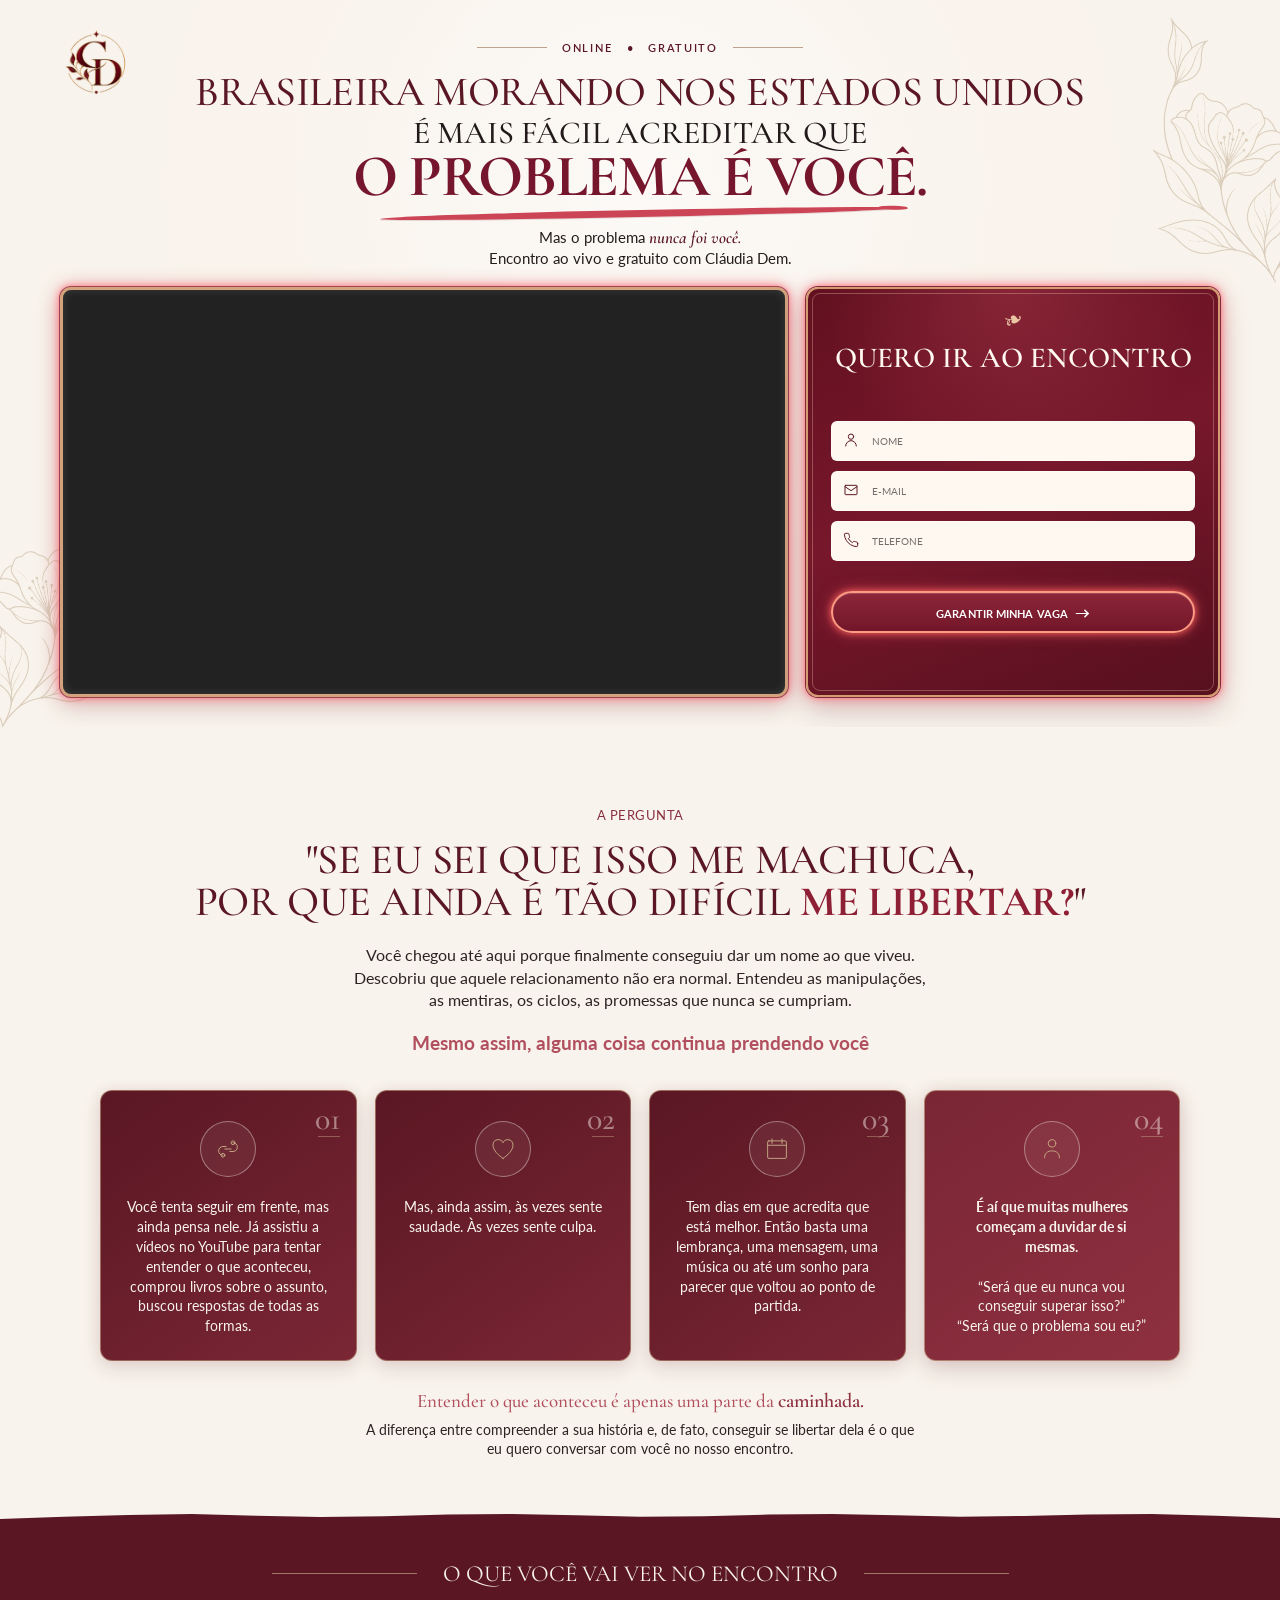
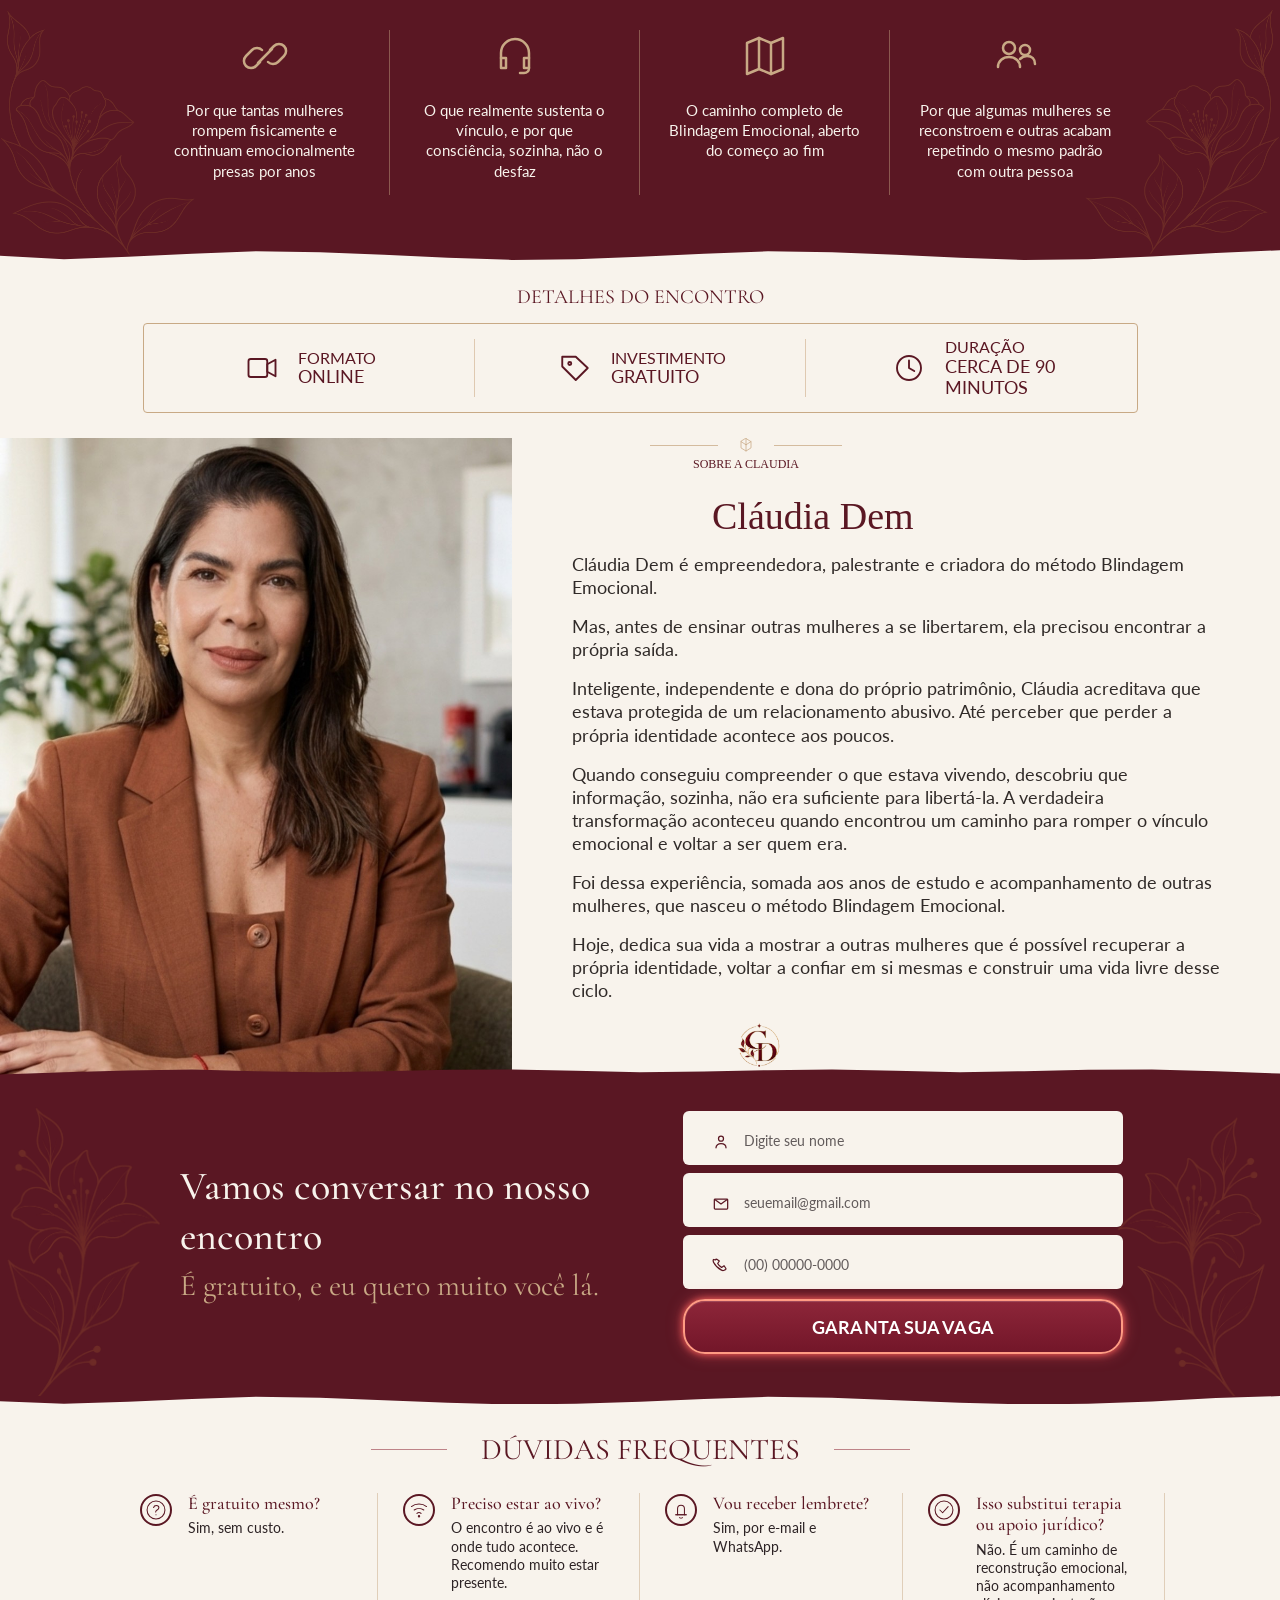
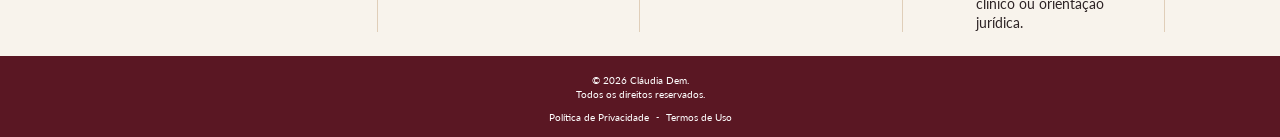
<file: index.html>
<!DOCTYPE html>
<html lang="pt-BR">
<head>
    <meta charset="UTF-8">
    <meta name="viewport" content="width=device-width, initial-scale=1.0">
    <title>Landing Page - Claudia</title>

    <link rel="preconnect" href="https://fonts.googleapis.com">
    <link rel="preconnect" href="https://fonts.gstatic.com" crossorigin>

   <link
    href="https://fonts.googleapis.com/css2?family=Cormorant+Garamond:wght@400;500;600;700&family=Lato:wght@400;700&display=swap"
    rel="stylesheet">
    <link rel="stylesheet" href="css/style.css">
</head>
<body>

<main>
    <!-- HERO -->
        <section class="hero">

            <!-- LOGO -->
            <img 
                src="img/logo-Claudia.png" 
                class="logo-hero" 
                alt="Cláudia Dem"
            >

            <!-- FLORES DECORATIVAS -->
            <img 
                src="img/FLOR-HERO.png" 
                class="flor flor-esquerda" 
                alt=""
                aria-hidden="true"
            >

            <img 
                src="img/FLOR-HERO.png" 
                class="flor flor-direita" 
                alt=""
                aria-hidden="true"
            >

            <!-- ONDA VINHO DO FUNDO -->
            <div class="hero-onda" aria-hidden="true"></div>


            <div class="container">

                <!-- ONLINE / GRATUITO -->
                <div class="hero-info">

                    <span>ONLINE</span>

                    <span class="hero-separador">•</span>

                    <span>GRATUITO</span>

                </div>


                <!-- TÍTULO PRINCIPAL -->
                <div class="hero-titulo">

                    <h1>
                        <span class="titulo-linha">
                            BRASILEIRA MORANDO
                        </span>

                        <span class="titulo-linha">
                            NOS ESTADOS UNIDOS
                        </span>

                        <span class="titulo-secundario">
                            É MAIS FÁCIL ACREDITAR QUE
                        </span>

                        <span class="titulo-destaque">
                            O PROBLEMA É VOCÊ.
                        </span>
                    </h1>

                    <!-- linha decorativa -->
                    <span class="titulo-underline"></span>

                </div>


                <!-- SUBTÍTULO -->
                <p class="hero-subtitle">
                    Mas o problema <strong>nunca foi você.</strong>
                    <br>
                    Encontro ao vivo e gratuito com Cláudia Dem.
                </p>


                <!-- VÍDEO + FORMULÁRIO -->
                <div class="hero-conteudo">


                  <!-- VÍDEO -->
            <div class="hero-video">

                <iframe 
                    src="https://www.youtube.com/embed/keT-_7m6BXc"
                    title="Vídeo Cláudia Dem"
                    frameborder="0"
                    allow="accelerometer; autoplay; clipboard-write; encrypted-media; gyroscope; picture-in-picture; web-share"
                    allowfullscreen>
                </iframe>

            </div>


                    <!-- CARD FORMULÁRIO -->
                    <form class="hero-form">

                        <span class="form-florinha">❧</span>

                        <h2>
                          QUERO IR AO ENCONTRO
                        </h2>

                      

                        <!-- NOME -->
                        <div class="hero-input">

                            <span class="hero-input-icon">

                                <svg viewBox="0 0 24 24" aria-hidden="true">
                                    <circle cx="12" cy="7" r="4"></circle>
                                    <path d="M4 21a8 8 0 0 1 16 0"></path>
                                </svg>

                            </span>

                            <input
                                type="text"
                                id="nome"
                                name="nome"
                                placeholder="NOME"
                                required
                            >

                        </div>


                        <!-- E-MAIL -->
                        <div class="hero-input">

                            <span class="hero-input-icon">

                                <svg viewBox="0 0 24 24" aria-hidden="true">
                                    <rect 
                                        x="3" 
                                        y="5" 
                                        width="18" 
                                        height="14" 
                                        rx="1">
                                    </rect>

                                    <path d="m3 7 9 6 9-6"></path>
                                </svg>

                            </span>

                            <input
                                type="email"
                                id="email"
                                name="email"
                                placeholder="E-MAIL"
                                required
                            >

                        </div>


                        <!-- TELEFONE -->
                        <div class="hero-input">

                            <span class="hero-input-icon">

                                <svg viewBox="0 0 24 24" aria-hidden="true">
                                    <path d="
                                        M22 16.92v3a2 2 0 0 1-2.18 2
                                        19.79 19.79 0 0 1-8.63-3.07
                                        19.5 19.5 0 0 1-6-6
                                        A19.79 19.79 0 0 1 2.12 4.18
                                        2 2 0 0 1 4.11 2h3
                                        a2 2 0 0 1 2 1.72
                                        12.84 12.84 0 0 0 .7 2.81
                                        2 2 0 0 1-.45 2.11L8.09 9.91
                                        a16 16 0 0 0 6 6l1.27-1.27
                                        a2 2 0 0 1 2.11-.45
                                        12.84 12.84 0 0 0 2.81.7
                                        A2 2 0 0 1 22 16.92z">
                                    </path>
                                </svg>

                            </span>

                            <input
                                type="tel"
                                id="telefone"
                                name="telefone"
                                placeholder="TELEFONE"
                                required
                            >

                        </div>


                        <!-- BOTÃO -->
                        <button type="submit">
                            GARANTIR MINHA VAGA
                            <span>→</span>
                        </button>

                    </form>

                </div>

            </div>

        </section>
      <!-- RECONHECIMENTO -->
    <section class="reconhecimento">

        <div class="container">

            <span class="section-label">
                A PERGUNTA
            </span>

            <h2>
                "SE EU SEI QUE ISSO ME MACHUCA,
                <br>
                POR QUE AINDA É TÃO DIFÍCIL
                <span class="titulo-libertar">ME LIBERTAR?</span>"
            </h2>

            <p>
                Você chegou até aqui porque finalmente conseguiu dar um nome ao que viveu.
                <br>
                Descobriu que aquele relacionamento não era normal. Entendeu as manipulações,
                <br>
                as mentiras, os ciclos, as promessas que nunca se cumpriam.
            </p>

            <p class="destaque">
                Mesmo assim, alguma coisa continua prendendo você
            </p>


            <div class="reconhecimento-itens">

                <!-- ITEM 1 -->
                <div class="reconhecimento-item">

                    <span class="icon">
                        <svg viewBox="0 0 48 48" aria-hidden="true">
                            <path d="M16 34c-4 0-7-3-7-7s3-7 7-7h5"/>
                            <path d="M32 14c4 0 7 3 7 7s-3 7-7 7h-5"/>
                            <path d="M19 24h10"/>
                            <circle cx="16" cy="34" r="3"/>
                            <circle cx="32" cy="14" r="3"/>
                        </svg>
                    </span>

                    <p>
                        Você tenta seguir em frente, mas ainda pensa nele.
                        Já assistiu a vídeos no YouTube para tentar entender o que aconteceu,
                        comprou livros sobre o assunto, buscou respostas de todas as formas.
                    </p>

                </div>


                <!-- ITEM 2 -->
                <div class="reconhecimento-item">

                    <span class="icon">
                        <svg viewBox="0 0 48 48" aria-hidden="true">
                            <path d="M24 39S8 29 8 18c0-5 3-9 8-9 4 0 7 2 8 5 1-3 4-5 8-5 5 0 8 4 8 9 0 11-16 21-16 21z"/>
                        </svg>
                    </span>

                    <p>
                        Mas, ainda assim, às vezes sente saudade.
                        Às vezes sente culpa.
                    </p>

                </div>


                <!-- ITEM 3 -->
                <div class="reconhecimento-item">

                    <span class="icon">
                        <svg viewBox="0 0 48 48" aria-hidden="true">
                            <rect x="9" y="11" width="30" height="28" rx="2"/>
                            <path d="M9 18h30"/>
                            <path d="M16 8v7"/>
                            <path d="M32 8v7"/>
                        </svg>
                    </span>

                    <p>
                        Tem dias em que acredita que está melhor.
                        Então basta uma lembrança, uma mensagem, uma música ou
                        até um sonho para parecer que voltou ao ponto de partida.
                    </p>

                </div>


                <!-- ITEM 4 -->
                <div class="reconhecimento-item">

                    <span class="icon">
                        <svg viewBox="0 0 48 48" aria-hidden="true">
                            <circle cx="24" cy="15" r="6"/>
                            <path d="M12 38c0-7 5-11 12-11s12 4 12 11"/>
                        </svg>
                    </span>

                    <p>
                        <span class="card-frase-destaque">
                            É aí que muitas mulheres começam a duvidar de si mesmas.
                        </span>

                        <br><br>

                        “Será que eu nunca vou conseguir superar isso?”
                        <br>
                        “Será que o problema sou eu?”
                    </p>

                </div>

            </div>


            <div class="reconhecimento-final">

                <p>
                    Entender o que aconteceu é apenas uma parte da
                    <span class="palavra-destaque">caminhada.</span>
                </p>

                <p>
                    A diferença entre compreender a sua história e, de fato,
                    conseguir se libertar dela é o que eu quero conversar com você
                    no nosso encontro.
                </p>

            </div>

        </div>

    </section>

        <!--o que você vai ver-->
        <section class="encontro">
            <div class="container">
                <div class="section-title">

                    <span></span>

                    <h2>
                        O QUE VOCÊ VAI VER NO ENCONTRO 
                    </h2>

                    <span></span>

                </div>

                <div class="encontro-items">

                    <!--item 1-->
                    <div class="encontro-item">
                        <span class="icon">
                            <svg viewBox="0 0 48 48" aria-hidden="true">

                                <!-- elo esquerdo -->
                                <path d="M19 30l-4 4a7 7 0 0 1-10-10l6-6a7 7 0 0 1 10 0" />

                                <!-- elo direito -->
                                <path d="M29 18l4-4a7 7 0 0 1 10 10l-6 6a7 7 0 0 1-10 0" />

                                <!-- ligação entre os elos -->
                                <path d="M17 31l14-14" />

                            </svg>
                        </span>
                        <p>
                            Por que tantas mulheres rompem fisicamente e
                            continuam emocionalmente presas por anos
                        </p>
                    </div>

                    <!-- ITEM 02 -->
                        <div class="encontro-item">
                                <span class="icon">

                                <svg viewBox="0 0 48 48" aria-hidden="true">
                                    <path d="M10 26v-5a14 14 0 0 1 28 0v5"/>
                                    <path d="M10 26h5v10h-5z"/>
                                    <path d="M33 26h5v10h-5z"/>
                                    <path d="M38 36c0 3-2 5-5 5h-4"/>
                                </svg>

                            </span>
                            <p>
                                O que realmente sustenta o vínculo, e por que
                                consciência, sozinha, não o desfaz
                            </p>

                        </div>


                        <!-- ITEM 03 -->
                        <div class="encontro-item">

                            <span class="icon">

                            <svg viewBox="0 0 48 48" aria-hidden="true">
                                <path d="M6 11l12-5 12 5 12-5v31l-12 5-12-5-12 5z"/>
                                <path d="M18 6v31"/>
                                <path d="M30 11v31"/>
                            </svg>

                        </span>

                            <p>
                                O caminho completo de Blindagem Emocional,
                                aberto do começo ao fim
                            </p>

                        </div>


                        <!-- ITEM 04 -->
                        <div class="encontro-item">

                           <span class="icon">

                            <svg viewBox="0 0 48 48" aria-hidden="true">
                                <circle cx="18" cy="16" r="6"/>
                                <path d="M7 35c0-6 5-10 11-10s11 4 11 10"/>
                                <circle cx="34" cy="18" r="5"/>
                                <path d="M29 27c2-2 4-3 7-3 5 0 8 3 8 8"/>
                            </svg>

                        </span>
                            <p>
                                Por que algumas mulheres se reconstroem e outras
                                acabam repetindo o mesmo padrão com outra pessoa
                            </p>

                        </div>
                
                </div>
            </div>
        </section>


        <!-- DETALHES DO ENCONTRO -->
        <section class="detalhes">

                <div class="container">

                    <h2>
                        DETALHES DO ENCONTRO
                    </h2>


                    <div class="detalhes-box">


                        <!-- FORMATO -->
                        <div class="detalhe-item">

                            <span class="icon">

                                <svg viewBox="0 0 48 48" aria-hidden="true">

                                    <!-- câmera -->
                                    <rect x="6" y="12" width="25" height="24" rx="3"></rect>

                                    <path d="M31 19 L42 13 V35 L31 29 Z"></path>

                                </svg>

                            </span>


                            <div>

                                <span>FORMATO</span>

                                <p>ONLINE</p>

                            </div>

                        </div>


                        <!-- INVESTIMENTO -->
                        <div class="detalhe-item">

                            <span class="icon">

                                <svg viewBox="0 0 48 48" aria-hidden="true">

                                    <!-- etiqueta -->
                                    <path d="M7 9 H25 L41 24 L25 40 L7 22 Z"></path>

                                    <circle cx="17" cy="18" r="2"></circle>

                                </svg>

                            </span>


                            <div>

                                <span>INVESTIMENTO</span>

                                <p>GRATUITO</p>

                            </div>

                        </div>


                        <!-- DURAÇÃO -->
                        <div class="detalhe-item">

                            <span class="icon">

                                <svg viewBox="0 0 48 48" aria-hidden="true">

                                    <!-- relógio -->
                                    <circle cx="24" cy="24" r="16"></circle>

                                    <path d="M24 14 V24 L31 28"></path>

                                </svg>

                            </span>


                            <div>

                                <span>DURAÇÃO</span>

                                <p>
                                    CERCA DE 90
                                    <br>
                                    MINUTOS
                                </p>

                            </div>

                        </div>


                    </div>

                </div>

        </section>


     <!-- SOBRE A CLÁUDIA --> 
        <section class="sobre-claudia"> 
 
                <div class="container"> 
 
                    <div class="sobre-claudia-content"> 
 
 
 
                        <!-- FOTO --> 
                        <div class="sobre-claudia-imagem"> 
 
                            <img 
                                src="img/foto-SOBRECLADIA.jpg" 
                                alt="Cláudia Dem" 
                            > 
 
                        </div> 
 
 
                        <!-- TEXTO --> 
                        <div class="sobre-claudia-texto"> 
 
 
                            <!-- DECORAÇÃO --> 
                            <div class="sobre-decoration"> 
 
                                <span></span> 
 
                                <svg viewBox="0 0 32 32" aria-hidden="true"> 
 
                                    <path d="M16 4 L24 9 V19 L16 24 L8 19 V9 Z"></path> 
 
                                    <path d="M16 4 V14"></path> 
 
                                    <path d="M8 9 L16 14 L24 9"></path> 
 
                                    <path d="M16 14 V24"></path> 
 
                                </svg> 
 
                                <span></span> 
 
                            </div> 
 
 
                            <p class="sobre-label"> 
                                SOBRE A CLAUDIA 
                            </p> 
 
 
                            <h2> 
                                Cláudia Dem 
                            </h2> 
 
 
                            <p> 
                                Cláudia Dem é empreendedora, palestrante e criadora 
                                do método Blindagem Emocional. 
                            </p> 
 
                            <p> 
                                Mas, antes de ensinar outras mulheres a se libertarem, 
                                ela precisou encontrar a própria saída. 
                            </p> 
 
                            <p> 
                                Inteligente, independente e dona do próprio patrimônio, 
                                Cláudia acreditava que estava protegida de um relacionamento 
                                abusivo. Até perceber que perder a própria identidade 
                                acontece aos poucos. 
                            </p> 
 
                            <p> 
                                Quando conseguiu compreender o que estava vivendo, 
                                descobriu que informação, sozinha, não era suficiente 
                                para libertá-la. A verdadeira transformação aconteceu 
                                quando encontrou um caminho para romper o vínculo emocional 
                                e voltar a ser quem era. 
                            </p> 
 
                            <p> 
                                Foi dessa experiência, somada aos anos de estudo e 
                                acompanhamento de outras mulheres, que nasceu o método 
                                Blindagem Emocional. 
                            </p> 
 
                            <p> 
                                Hoje, dedica sua vida a mostrar a outras mulheres que 
                                é possível recuperar a própria identidade, voltar a 
                                confiar em si mesmas e construir uma vida livre desse ciclo. 
                            </p> 
 
 
                            <!-- LOGO --> 
                            <div class="sobre-logo"> 
 
                                <img 
                                    src="img/logo-Claudia.png" 
                                    alt="Cláudia Dem" 
                                > 
 
                            </div> 
 
 
                        </div> 
 
                    </div> 
 
                </div> 
 
        </section> 
 
 
        <section class="segunda-chamada"> 
        <div class="container"> 
            <div class="cta-content"> 
 
            <div class="cta-texto"> 
                <h2>Vamos conversar no nosso<br>encontro</h2> 
                <p>É gratuito, e eu quero muito você lá.</p> 
            </div> 
 
            <form class="cta-form"> 
 
                <div class="input-group"> 
                <span class="input-icon"> 
                    <svg viewBox="0 0 24 24" aria-hidden="true"> 
                    <circle cx="12" cy="8" r="3"></circle> 
                    <path d="M6 19c0-3.2 2.7-5 6-5s6 1.8 6 5"></path> 
                    </svg> 
                </span> 
 
                <input 
                    type="text" 
                    id="nome-cta" 
                    name="nome" 
                    placeholder="Digite seu nome" 
                    required 
                > 
                </div> 
 
                        <div class="input-group"> 
                        <span class="input-icon"> 
                            <svg viewBox="0 0 24 24" aria-hidden="true"> 
                            <rect x="4" y="6" width="16" height="12" rx="1"></rect> 
                            <path d="M5 7l7 5 7-5"></path> 
                            </svg> 
                        </span> 
 
                        <input 
                            type="email" 
                            id="email-cta" 
                            name="email" 
                            placeholder="seuemail@gmail.com" 
                            required 
                        > 
                        </div> 
 
                        <div class="input-group"> 
                        <span class="input-icon"> 
                            <svg viewBox="0 0 24 24" aria-hidden="true"> 
                            <path d="M7 4l3 2-2 3c1.3 2.4 2.3 3.4 4.7 4.7l3-2 2 3c.4.6.2 1.4-.4 1.7l-1.5.7c-1 .5-2.2.4-3.2-.1-4.2-2.2-7.4-5.4-9.6-9.6-.5-1-.6-2.2-.1-3.2L5.3 4.7C5.6 4.1 6.4 3.8 7 4z"></path> 
                            </svg> 
                        </span> 
 
                        <input 
                            type="tel" 
                            id="telefone-cta" 
                            name="telefone" 
                            placeholder="(00) 00000-0000" 
                            required 
                        > 
                        </div> 
 
                        <button type="submit">GARANTA SUA VAGA</button> 
 
                </form> 
 
                    </div> 
                  </div> 
        </section> 


       <!-- FAQ -->
       <section class="faq">
        <div class="container">

            <div class="section-title">
                <span></span>
                <h2>DÚVIDAS FREQUENTES</h2>
                <span></span>
            </div>

            <div class="faq-list">

                <!-- FAQ 1 -->
                <details class="faq-item">

                    <summary>
                        <div class="faq-icon">
                            <svg viewBox="0 0 32 32" aria-hidden="true">
                                <circle cx="16" cy="16" r="13"></circle>
                                <path d="M12.5 12.5c.4-2 2-3 4-3 2.2 0 3.7 1.2 3.7 3.1 0 2-1.4 2.8-3 3.7-1.2.7-1.7 1.3-1.7 2.7"></path>
                                <circle cx="16" cy="23" r=".8" fill="currentColor" stroke="none"></circle>
                            </svg>
                        </div>

                        <div class="faq-question">
                            <h3>É gratuito mesmo?</h3>
                            <span class="faq-arrow">⌄</span>
                        </div>
                    </summary>

                    <div class="faq-answer">
                        <p>Sim, sem custo.</p>
                    </div>

                </details>


                <!-- FAQ 2 -->
                <details class="faq-item">

                    <summary>
                        <div class="faq-icon">
                            <svg viewBox="0 0 32 32" aria-hidden="true">
                                <path d="M5 11c6-5 16-5 22 0"></path>
                                <path d="M9 16c4-3 10-3 14 0"></path>
                                <path d="M13 21c2-2 4-2 6 0"></path>
                                <circle cx="16" cy="25" r="1"></circle>
                            </svg>
                        </div>

                        <div class="faq-question">
                            <h3>Preciso estar ao vivo?</h3>
                            <span class="faq-arrow">⌄</span>
                        </div>
                    </summary>

                    <div class="faq-answer">
                        <p>
                            O encontro é ao vivo e é onde tudo acontece.
                            Recomendo muito estar presente.
                        </p>
                    </div>

                </details>


                <!-- FAQ 3 -->
                <details class="faq-item">

                    <summary>
                        <div class="faq-icon">
                            <svg viewBox="0 0 32 32" aria-hidden="true">
                                <path d="M9 23h14"></path>
                                <path d="M11 23V14a5 5 0 0 1 10 0v9"></path>
                                <path d="M8 23h16"></path>
                                <path d="M14 27c1 1 3 1 4 0"></path>
                            </svg>
                        </div>

                        <div class="faq-question">
                            <h3>Vou receber lembrete?</h3>
                            <span class="faq-arrow">⌄</span>
                        </div>
                    </summary>

                    <div class="faq-answer">
                        <p>Sim, por e-mail e WhatsApp.</p>
                    </div>

                </details>


                <!-- FAQ 4 -->
                <details class="faq-item">

                    <summary>
                        <div class="faq-icon">
                            <svg viewBox="0 0 32 32" aria-hidden="true">
                                <circle cx="16" cy="16" r="13"></circle>
                                <path d="M10 16l4 4 8-9"></path>
                            </svg>
                        </div>

                        <div class="faq-question">
                            <h3>Isso substitui terapia ou apoio jurídico?</h3>
                            <span class="faq-arrow">⌄</span>
                        </div>
                    </summary>

                    <div class="faq-answer">
                        <p>
                            Não. É um caminho de reconstrução emocional,
                            não acompanhamento clínico ou orientação jurídica.
                        </p>
                    </div>

                </details>

            </div>
        </div>
       </section>

  </main>

    <!--RODAPE-->
    <footer class="footer">

        <div class="container">

            <p>
                © 2026 Cláudia Dem.
                <br>
                Todos os direitos reservados.
            </p>

            <div class="footer-links">

                <a href="#">
                    Política de Privacidade
                </a>

                <span>-</span>

                <a href="#">
                    Termos de Uso
                </a>

            </div>

        </div>

    </footer>



    <!-- QUESTIONÁRIO -->
    <div id="questionario" class="questionario-overlay">

    <!--CARD DO QUESTIONÁRIO -->

    <div class="questionario-card">

        <div class="questionario-header">

            <div class="progresso-texto">
                PERGUNTA 1 DE 12
            </div>

            <div class="progresso-porcentagem">
                8%
            </div>

        </div>


        <!--BARRA DE PROGRESSO -->

        <div class="progresso-container">

            <div class="progresso-barra"></div>

        </div>


        <!-- FECHAR -->

        <button
            type="button"
            class="questionario-fechar"
            aria-label="Fechar questionário"
        >
            ×
        </button>


        <!-- CONTEÚDO -->

        <div class="questionario-conteudo">

            <h1>
                Onde você está agora?
            </h1>


            <!--
                O JavaScript coloca aqui:
                - opções
                - textarea
                - escala de 0 a 10
            -->

            <div class="questionario-opcoes"></div>

            <div class="questionario-navegacao">

                <button
                    type="button"
                    class="btn-voltar"
                >
                    ← <span>Voltar</span>
                </button>


                <button
                    type="button"
                    class="btn-proxima"
                >
                    Próxima <span>↗</span>
                </button>

            </div>

        </div>


        <!--INFORMAÇÕES -->

        <div class="questionario-info">


            <div class="info-item">

                <div class="info-icone">
                    ▱
                </div>

                <p>
                    Algumas perguntas<br>
                    poderão ter campo de texto.
                </p>

            </div>


            <div class="info-divisor"></div>


            <div class="info-item">

                <div class="info-icone">
                    ○<br>
                    ○<br>
                    ○
                </div>

                <p>
                    Outras serão de<br>
                    múltipla escolha.
                </p>

            </div>


            <div class="info-divisor"></div>


            <div class="info-item">

                <div class="info-icone escala">
                    ─●─
                    <br>
                    │
                </div>

                <p>
                    E também teremos<br>
                    uma escala de 0 a 10.
                </p>

            </div>


        </div>

    </div>

</div>


    <script src="js/script.js"></script>


</body>
</html>
</file>
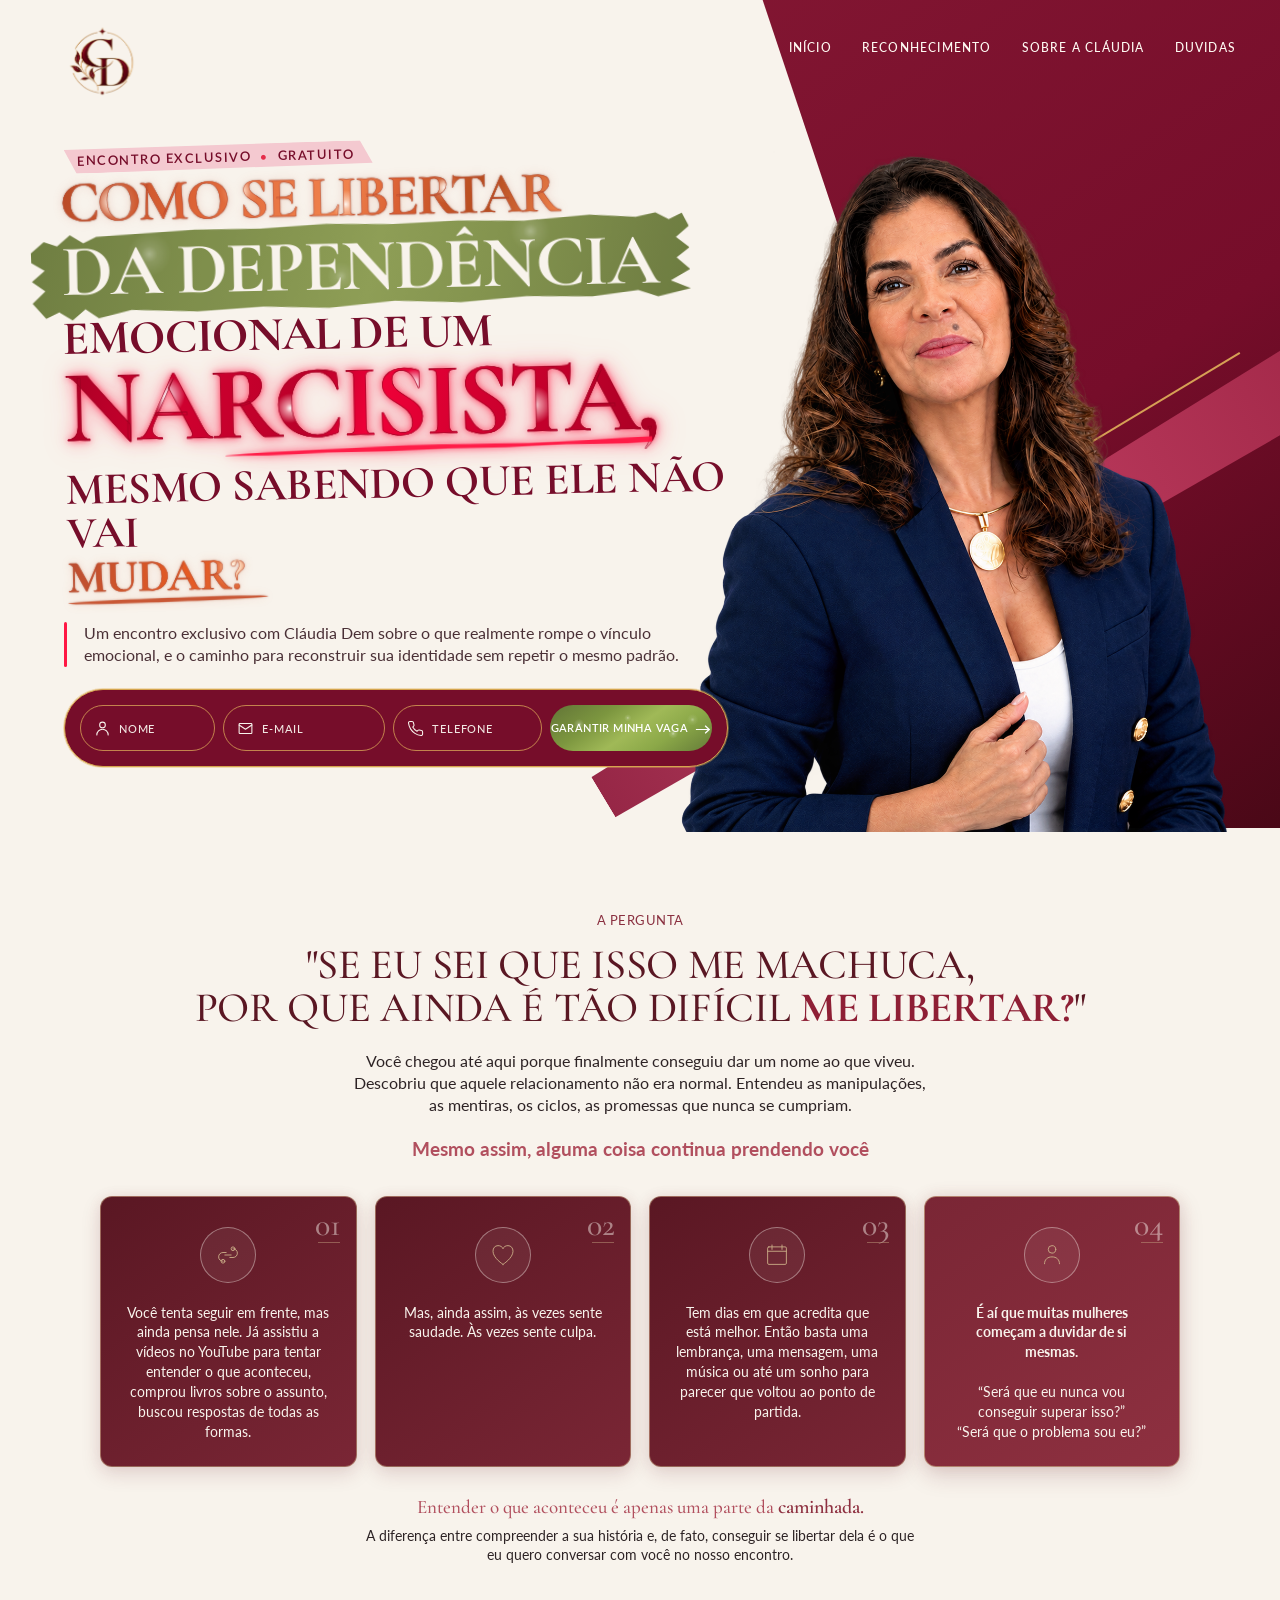
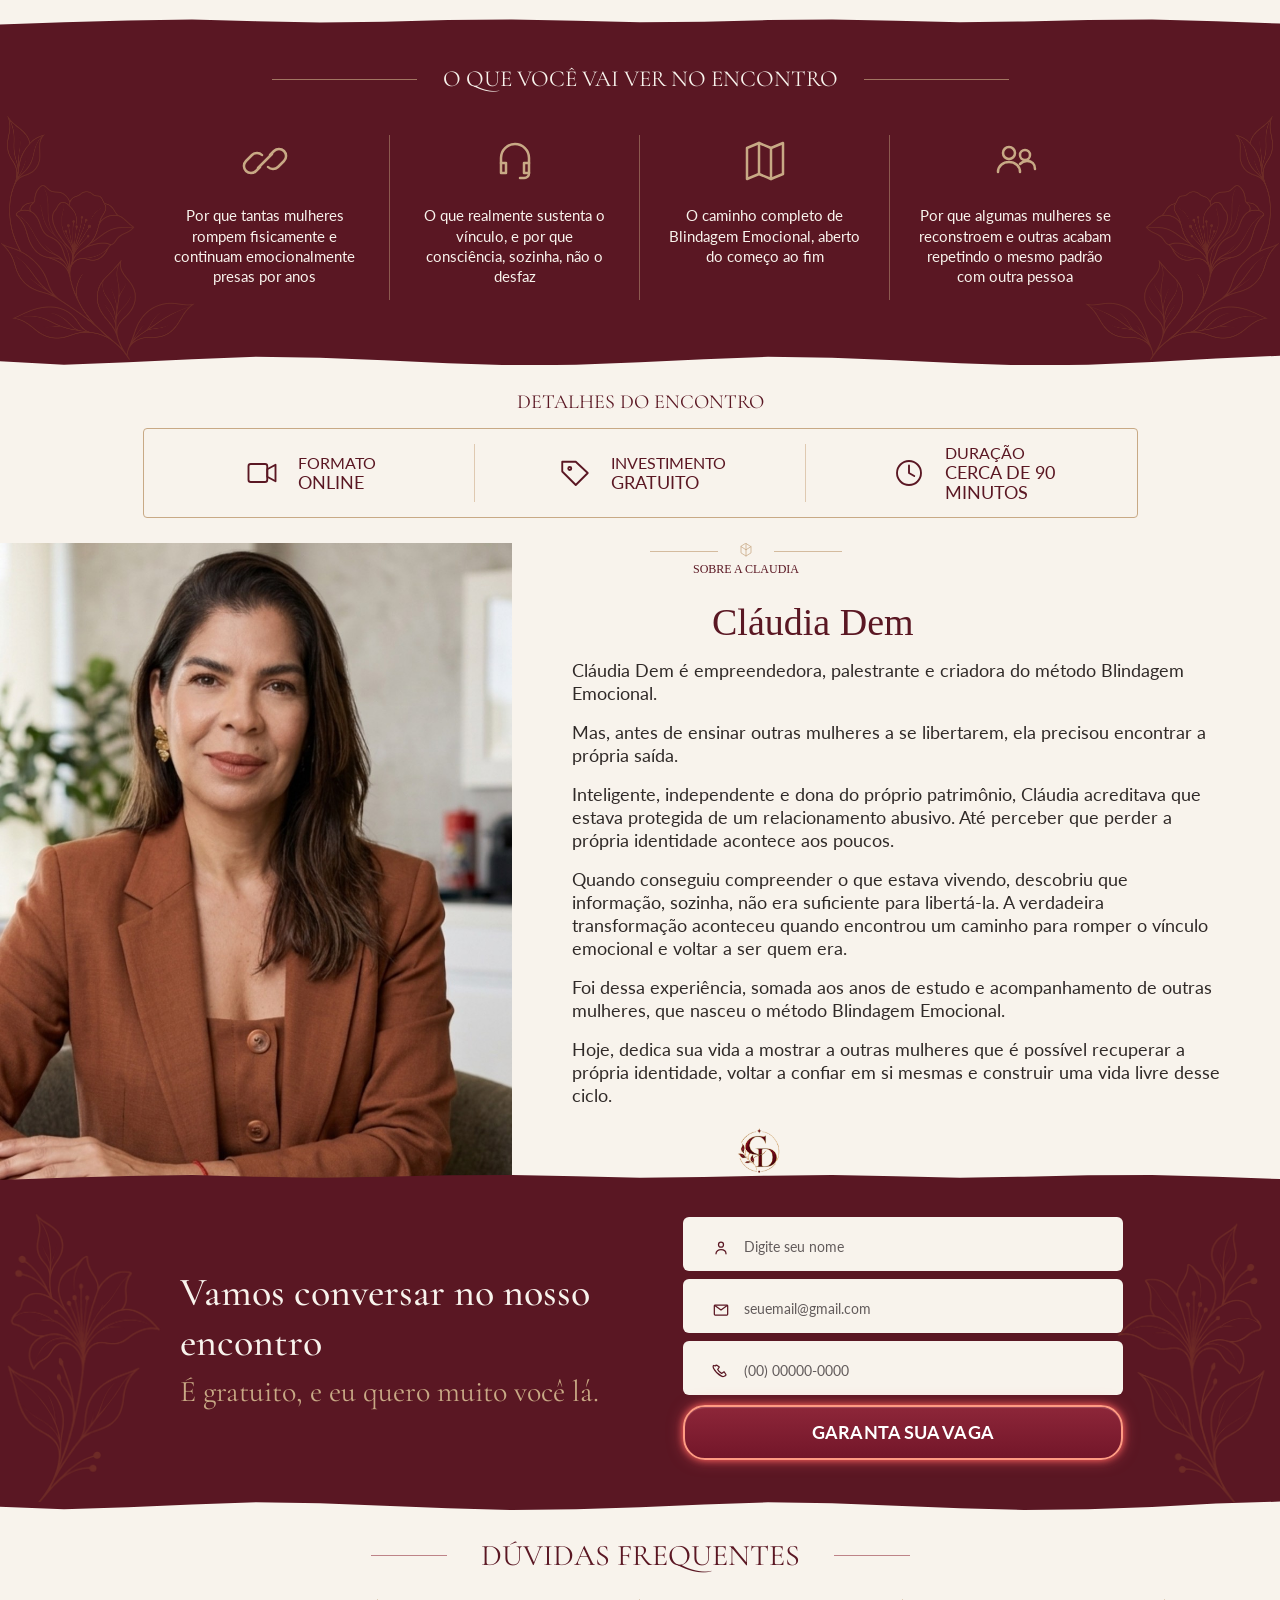
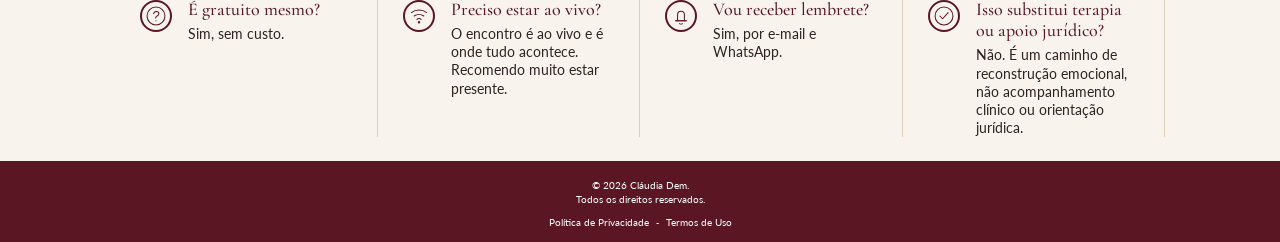
<file: LP2/index.html>
<!DOCTYPE html>
<html lang="pt-BR">
<head>
    <meta charset="UTF-8">
    <meta name="viewport" content="width=device-width, initial-scale=1.0">
    <title>Landing Page - Claudia</title>

    <link rel="preconnect" href="https://fonts.googleapis.com">
    <link rel="preconnect" href="https://fonts.gstatic.com" crossorigin>

   <link
    href="https://fonts.googleapis.com/css2?family=Cormorant+Garamond:wght@400;500;600;700&family=Lato:wght@400;700&display=swap"
    rel="stylesheet">
    <link rel="stylesheet" href="css/style.css">
</head>
<body>

<main>
        <!-- HERO -->
        <section class="hero" id="inicio">

            <!-- LOGO -->
            <img
                src="img/logo-Claudia.png"
                class="logo-hero"
                alt="Cláudia Dem"
            >

            <button class="menu-mobile" type="button" aria-label="Abrir menu">
                <span></span>
                <span></span>
                <span></span>
            </button>

            <div class="container">

                <!-- NAVEGAÇÃO -->
                <nav class="hero-nav">
                <a href="#inicio">INÍCIO</a>
                    <a href="#reconhecimento">RECONHECIMENTO</a>
                    <a href="#sobre-claudia">SOBRE A CLÁUDIA</a>
                    <a href="#faq">DUVIDAS</a>
                </nav>


                <!-- CONTEÚDO PRINCIPAL -->
                <div class="hero-content">

                    <!-- LADO ESQUERDO -->
                    <div class="hero-left">

                        <!-- ETIQUETA -->
                        <div class="hero-info">
                            <span>ENCONTRO EXCLUSIVO</span>
                            <span class="hero-separador">•</span>
                            <span>GRATUITO</span>
                        </div>


                        <!-- TÍTULO -->
                        <div class="hero-titulo">

                            <h1>

                            <span class="titulo-linha">
                                COMO SE LIBERTAR
                            </span>

                            <span class="titulo-secundario">
                                DA DEPENDÊNCIA
                            </span>

                            <span class="titulo-emocional">
                                EMOCIONAL DE UM
                            </span>

                            <span class="titulo-destaque">
                                NARCISISTA,
                            </span>

                            <span class="titulo-linha-final"> 
                                MESMO SABENDO QUE ELE NÃO VAI<br> 
                                <span class="mudar-destaque">MUDAR?</span>
                            </span>

                            </h1>

                        </div>



                        <!-- TEXTO ABAIXO DO TÍTULO -->
                        <div class="hero-description">

                            <span class="hero-description-line"></span>

                            <p>
                                Um encontro exclusivo com Cláudia Dem sobre o que realmente
                                rompe o vínculo emocional, e o caminho para reconstruir
                                sua identidade sem repetir o mesmo padrão.
                            </p>

                        </div>


                        <!-- FORMULÁRIO -->
                        <form class="hero-form">

                            <!-- NOME -->
                            <div class="hero-input">

                                <span class="hero-input-icon">
                                    <svg viewBox="0 0 24 24" aria-hidden="true">
                                        <circle cx="12" cy="7" r="4"></circle>
                                        <path d="M4 21a8 8 0 0 1 16 0"></path>
                                    </svg>
                                </span>

                                <input
                                    type="text"
                                    id="nome"
                                    name="nome"
                                    placeholder="NOME"
                                    required
                                >

                            </div>


                            <!-- E-MAIL -->
                            <div class="hero-input">

                                <span class="hero-input-icon">
                                    <svg viewBox="0 0 24 24" aria-hidden="true">
                                        <rect
                                            x="3"
                                            y="5"
                                            width="18"
                                            height="14"
                                            rx="1">
                                        </rect>

                                        <path d="m3 7 9 6 9-6"></path>
                                    </svg>
                                </span>

                                <input
                                    type="email"
                                    id="email"
                                    name="email"
                                    placeholder="E-MAIL"
                                    required
                                >

                            </div>


                            <!-- TELEFONE -->
                            <div class="hero-input">

                                <span class="hero-input-icon">

                                    <svg viewBox="0 0 24 24" aria-hidden="true">
                                        <path d="
                                            M22 16.92v3a2 2 0 0 1-2.18 2
                                            19.79 19.79 0 0 1-8.63-3.07
                                            19.5 19.5 0 0 1-6-6
                                            A19.79 19.79 0 0 1 2.12 4.18
                                            2 2 0 0 1 4.11 2h3
                                            a2 2 0 0 1 2 1.72
                                            12.84 12.84 0 0 0 .7 2.81
                                            2 2 0 0 1-.45 2.11L8.09 9.91
                                            a16 16 0 0 0 6 6l1.27-1.27
                                            a2 2 0 0 1 2.11-.45
                                            12.84 12.84 0 0 0 2.81.7
                                            A2 2 0 0 1 22 16.92z">
                                        </path>
                                    </svg>

                                </span>

                                <input
                                    type="tel"
                                    id="telefone"
                                    name="telefone"
                                    placeholder="TELEFONE"
                                    required
                                >

                            </div>


                            <!-- BOTÃO
                                NÃO ALTERAR: já está ligado ao JavaScript -->
                            <button type="submit">
                                GARANTIR MINHA VAGA
                                <span>→</span>
                            </button>

                        </form>

                    </div>


                    <!-- LADO DIREITO -->
                    <div class="hero-right">

                        <img
                            src="img/ela4.png"
                            class="hero-claudia"
                            alt="Cláudia Dem"
                        >

                    </div>
                </div>

            </div>

        </section>

      <!-- RECONHECIMENTO -->
        <section class="reconhecimento" id="reconhecimento">

            <div class="container">

                <span class="section-label">
                    A PERGUNTA
                </span>

                <h2>
                    "SE EU SEI QUE ISSO ME MACHUCA,
                    <br>
                    POR QUE AINDA É TÃO DIFÍCIL
                    <span class="titulo-libertar">ME LIBERTAR?</span>"
                </h2>

                <p>
                    Você chegou até aqui porque finalmente conseguiu dar um nome ao que viveu.
                    <br>
                    Descobriu que aquele relacionamento não era normal. Entendeu as manipulações,
                    <br>
                    as mentiras, os ciclos, as promessas que nunca se cumpriam.
                </p>

                <p class="destaque">
                    Mesmo assim, alguma coisa continua prendendo você
                </p>


                <div class="reconhecimento-itens">

                    <!-- ITEM 1 -->
                    <div class="reconhecimento-item">

                        <span class="icon">
                            <svg viewBox="0 0 48 48" aria-hidden="true">
                                <path d="M16 34c-4 0-7-3-7-7s3-7 7-7h5"/>
                                <path d="M32 14c4 0 7 3 7 7s-3 7-7 7h-5"/>
                                <path d="M19 24h10"/>
                                <circle cx="16" cy="34" r="3"/>
                                <circle cx="32" cy="14" r="3"/>
                            </svg>
                        </span>

                        <p>
                            Você tenta seguir em frente, mas ainda pensa nele.
                            Já assistiu a vídeos no YouTube para tentar entender o que aconteceu,
                            comprou livros sobre o assunto, buscou respostas de todas as formas.
                        </p>

                    </div>


                    <!-- ITEM 2 -->
                    <div class="reconhecimento-item">

                        <span class="icon">
                            <svg viewBox="0 0 48 48" aria-hidden="true">
                                <path d="M24 39S8 29 8 18c0-5 3-9 8-9 4 0 7 2 8 5 1-3 4-5 8-5 5 0 8 4 8 9 0 11-16 21-16 21z"/>
                            </svg>
                        </span>

                        <p>
                            Mas, ainda assim, às vezes sente saudade.
                            Às vezes sente culpa.
                        </p>

                    </div>


                    <!-- ITEM 3 -->
                    <div class="reconhecimento-item">

                        <span class="icon">
                            <svg viewBox="0 0 48 48" aria-hidden="true">
                                <rect x="9" y="11" width="30" height="28" rx="2"/>
                                <path d="M9 18h30"/>
                                <path d="M16 8v7"/>
                                <path d="M32 8v7"/>
                            </svg>
                        </span>

                        <p>
                            Tem dias em que acredita que está melhor.
                            Então basta uma lembrança, uma mensagem, uma música ou
                            até um sonho para parecer que voltou ao ponto de partida.
                        </p>

                    </div>


                    <!-- ITEM 4 -->
                    <div class="reconhecimento-item">

                        <span class="icon">
                            <svg viewBox="0 0 48 48" aria-hidden="true">
                                <circle cx="24" cy="15" r="6"/>
                                <path d="M12 38c0-7 5-11 12-11s12 4 12 11"/>
                            </svg>
                        </span>

                        <p>
                            <span class="card-frase-destaque">
                                É aí que muitas mulheres começam a duvidar de si mesmas.
                            </span>

                            <br><br>

                            “Será que eu nunca vou conseguir superar isso?”
                            <br>
                            “Será que o problema sou eu?”
                        </p>

                    </div>

                </div>


                <div class="reconhecimento-final">

                    <p>
                        Entender o que aconteceu é apenas uma parte da
                        <span class="palavra-destaque">caminhada.</span>
                    </p>

                    <p>
                        A diferença entre compreender a sua história e, de fato,
                        conseguir se libertar dela é o que eu quero conversar com você
                        no nosso encontro.
                    </p>

                </div>

            </div>

        </section>

        <!--o que você vai ver-->
        <section class="encontro">
            <div class="container">
                <div class="section-title">

                    <span></span>

                    <h2>
                        O QUE VOCÊ VAI VER NO ENCONTRO 
                    </h2>

                    <span></span>

                </div>

                <div class="encontro-items">

                    <!--item 1-->
                    <div class="encontro-item">
                        <span class="icon">
                            <svg viewBox="0 0 48 48" aria-hidden="true">

                                <!-- elo esquerdo -->
                                <path d="M19 30l-4 4a7 7 0 0 1-10-10l6-6a7 7 0 0 1 10 0" />

                                <!-- elo direito -->
                                <path d="M29 18l4-4a7 7 0 0 1 10 10l-6 6a7 7 0 0 1-10 0" />

                                <!-- ligação entre os elos -->
                                <path d="M17 31l14-14" />

                            </svg>
                        </span>
                        <p>
                            Por que tantas mulheres rompem fisicamente e
                            continuam emocionalmente presas por anos
                        </p>
                    </div>

                    <!-- ITEM 02 -->
                        <div class="encontro-item">
                                <span class="icon">

                                <svg viewBox="0 0 48 48" aria-hidden="true">
                                    <path d="M10 26v-5a14 14 0 0 1 28 0v5"/>
                                    <path d="M10 26h5v10h-5z"/>
                                    <path d="M33 26h5v10h-5z"/>
                                    <path d="M38 36c0 3-2 5-5 5h-4"/>
                                </svg>

                            </span>
                            <p>
                                O que realmente sustenta o vínculo, e por que
                                consciência, sozinha, não o desfaz
                            </p>

                        </div>


                        <!-- ITEM 03 -->
                        <div class="encontro-item">

                            <span class="icon">

                            <svg viewBox="0 0 48 48" aria-hidden="true">
                                <path d="M6 11l12-5 12 5 12-5v31l-12 5-12-5-12 5z"/>
                                <path d="M18 6v31"/>
                                <path d="M30 11v31"/>
                            </svg>

                        </span>

                            <p>
                                O caminho completo de Blindagem Emocional,
                                aberto do começo ao fim
                            </p>

                        </div>


                        <!-- ITEM 04 -->
                        <div class="encontro-item">

                           <span class="icon">

                            <svg viewBox="0 0 48 48" aria-hidden="true">
                                <circle cx="18" cy="16" r="6"/>
                                <path d="M7 35c0-6 5-10 11-10s11 4 11 10"/>
                                <circle cx="34" cy="18" r="5"/>
                                <path d="M29 27c2-2 4-3 7-3 5 0 8 3 8 8"/>
                            </svg>

                        </span>
                            <p>
                                Por que algumas mulheres se reconstroem e outras
                                acabam repetindo o mesmo padrão com outra pessoa
                            </p>

                        </div>
                
                </div>
            </div>
        </section>


        <!-- DETALHES DO ENCONTRO -->
        <section class="detalhes">

                <div class="container">

                    <h2>
                        DETALHES DO ENCONTRO
                    </h2>


                    <div class="detalhes-box">


                        <!-- FORMATO -->
                        <div class="detalhe-item">

                            <span class="icon">

                                <svg viewBox="0 0 48 48" aria-hidden="true">

                                    <!-- câmera -->
                                    <rect x="6" y="12" width="25" height="24" rx="3"></rect>

                                    <path d="M31 19 L42 13 V35 L31 29 Z"></path>

                                </svg>

                            </span>


                            <div>

                                <span>FORMATO</span>

                                <p>ONLINE</p>

                            </div>

                        </div>


                        <!-- INVESTIMENTO -->
                        <div class="detalhe-item">

                            <span class="icon">

                                <svg viewBox="0 0 48 48" aria-hidden="true">

                                    <!-- etiqueta -->
                                    <path d="M7 9 H25 L41 24 L25 40 L7 22 Z"></path>

                                    <circle cx="17" cy="18" r="2"></circle>

                                </svg>

                            </span>


                            <div>

                                <span>INVESTIMENTO</span>

                                <p>GRATUITO</p>

                            </div>

                        </div>


                        <!-- DURAÇÃO -->
                        <div class="detalhe-item">

                            <span class="icon">

                                <svg viewBox="0 0 48 48" aria-hidden="true">

                                    <!-- relógio -->
                                    <circle cx="24" cy="24" r="16"></circle>

                                    <path d="M24 14 V24 L31 28"></path>

                                </svg>

                            </span>


                            <div>

                                <span>DURAÇÃO</span>

                                <p>
                                    CERCA DE 90
                                    <br>
                                    MINUTOS
                                </p>

                            </div>

                        </div>


                    </div>

                </div>

        </section>


     <!-- SOBRE A CLÁUDIA --> 
        <section class="sobre-claudia" id="sobre-claudia"> 
 
                <div class="container"> 
 
                    <div class="sobre-claudia-content"> 
 
 
 
                        <!-- FOTO --> 
                        <div class="sobre-claudia-imagem"> 
 
                            <img 
                                src="img/foto-SOBRECLADIA.jpg" 
                                alt="Cláudia Dem" 
                            > 
 
                        </div> 
 
 
                        <!-- TEXTO --> 
                        <div class="sobre-claudia-texto"> 
 
 
                            <!-- DECORAÇÃO --> 
                            <div class="sobre-decoration"> 
 
                                <span></span> 
 
                                <svg viewBox="0 0 32 32" aria-hidden="true"> 
 
                                    <path d="M16 4 L24 9 V19 L16 24 L8 19 V9 Z"></path> 
 
                                    <path d="M16 4 V14"></path> 
 
                                    <path d="M8 9 L16 14 L24 9"></path> 
 
                                    <path d="M16 14 V24"></path> 
 
                                </svg> 
 
                                <span></span> 
 
                            </div> 
 
 
                            <p class="sobre-label"> 
                                SOBRE A CLAUDIA 
                            </p> 
 
 
                            <h2> 
                                Cláudia Dem 
                            </h2> 
 
 
                            <p> 
                                Cláudia Dem é empreendedora, palestrante e criadora 
                                do método Blindagem Emocional. 
                            </p> 
 
                            <p> 
                                Mas, antes de ensinar outras mulheres a se libertarem, 
                                ela precisou encontrar a própria saída. 
                            </p> 
 
                            <p> 
                                Inteligente, independente e dona do próprio patrimônio, 
                                Cláudia acreditava que estava protegida de um relacionamento 
                                abusivo. Até perceber que perder a própria identidade 
                                acontece aos poucos. 
                            </p> 
 
                            <p> 
                                Quando conseguiu compreender o que estava vivendo, 
                                descobriu que informação, sozinha, não era suficiente 
                                para libertá-la. A verdadeira transformação aconteceu 
                                quando encontrou um caminho para romper o vínculo emocional 
                                e voltar a ser quem era. 
                            </p> 
 
                            <p> 
                                Foi dessa experiência, somada aos anos de estudo e 
                                acompanhamento de outras mulheres, que nasceu o método 
                                Blindagem Emocional. 
                            </p> 
 
                            <p> 
                                Hoje, dedica sua vida a mostrar a outras mulheres que 
                                é possível recuperar a própria identidade, voltar a 
                                confiar em si mesmas e construir uma vida livre desse ciclo. 
                            </p> 
 
 
                            <!-- LOGO --> 
                            <div class="sobre-logo"> 
 
                                <img 
                                    src="img/logo-Claudia.png" 
                                    alt="Cláudia Dem" 
                                > 
 
                            </div> 
 
 
                        </div> 
 
                    </div> 
 
                </div> 
 
        </section> 
 
 
        <section class="segunda-chamada"> 
        <div class="container"> 
            <div class="cta-content"> 
 
            <div class="cta-texto"> 
                <h2>Vamos conversar no nosso<br>encontro</h2> 
                <p>É gratuito, e eu quero muito você lá.</p> 
            </div> 
 
            <form class="cta-form"> 
 
                <div class="input-group"> 
                <span class="input-icon"> 
                    <svg viewBox="0 0 24 24" aria-hidden="true"> 
                    <circle cx="12" cy="8" r="3"></circle> 
                    <path d="M6 19c0-3.2 2.7-5 6-5s6 1.8 6 5"></path> 
                    </svg> 
                </span> 
 
                <input 
                    type="text" 
                    id="nome-cta" 
                    name="nome" 
                    placeholder="Digite seu nome" 
                    required 
                > 
                </div> 
 
                        <div class="input-group"> 
                        <span class="input-icon"> 
                            <svg viewBox="0 0 24 24" aria-hidden="true"> 
                            <rect x="4" y="6" width="16" height="12" rx="1"></rect> 
                            <path d="M5 7l7 5 7-5"></path> 
                            </svg> 
                        </span> 
 
                        <input 
                            type="email" 
                            id="email-cta" 
                            name="email" 
                            placeholder="seuemail@gmail.com" 
                            required 
                        > 
                        </div> 
 
                        <div class="input-group"> 
                        <span class="input-icon"> 
                            <svg viewBox="0 0 24 24" aria-hidden="true"> 
                            <path d="M7 4l3 2-2 3c1.3 2.4 2.3 3.4 4.7 4.7l3-2 2 3c.4.6.2 1.4-.4 1.7l-1.5.7c-1 .5-2.2.4-3.2-.1-4.2-2.2-7.4-5.4-9.6-9.6-.5-1-.6-2.2-.1-3.2L5.3 4.7C5.6 4.1 6.4 3.8 7 4z"></path> 
                            </svg> 
                        </span> 
 
                        <input 
                            type="tel" 
                            id="telefone-cta" 
                            name="telefone" 
                            placeholder="(00) 00000-0000" 
                            required 
                        > 
                        </div> 
 
                        <button type="submit">GARANTA SUA VAGA</button> 
 
                </form> 
 
                    </div> 
                  </div> 
        </section> 


       <!-- FAQ -->
       <section class="faq" id="faq">
        <div class="container">

            <div class="section-title">
                <span></span>
                <h2>DÚVIDAS FREQUENTES</h2>
                <span></span>
            </div>

            <div class="faq-list">

                <!-- FAQ 1 -->
                <details class="faq-item">

                    <summary>
                        <div class="faq-icon">
                            <svg viewBox="0 0 32 32" aria-hidden="true">
                                <circle cx="16" cy="16" r="13"></circle>
                                <path d="M12.5 12.5c.4-2 2-3 4-3 2.2 0 3.7 1.2 3.7 3.1 0 2-1.4 2.8-3 3.7-1.2.7-1.7 1.3-1.7 2.7"></path>
                                <circle cx="16" cy="23" r=".8" fill="currentColor" stroke="none"></circle>
                            </svg>
                        </div>

                        <div class="faq-question">
                            <h3>É gratuito mesmo?</h3>
                            <span class="faq-arrow">⌄</span>
                        </div>
                    </summary>

                    <div class="faq-answer">
                        <p>Sim, sem custo.</p>
                    </div>

                </details>


                <!-- FAQ 2 -->
                <details class="faq-item">

                    <summary>
                        <div class="faq-icon">
                            <svg viewBox="0 0 32 32" aria-hidden="true">
                                <path d="M5 11c6-5 16-5 22 0"></path>
                                <path d="M9 16c4-3 10-3 14 0"></path>
                                <path d="M13 21c2-2 4-2 6 0"></path>
                                <circle cx="16" cy="25" r="1"></circle>
                            </svg>
                        </div>

                        <div class="faq-question">
                            <h3>Preciso estar ao vivo?</h3>
                            <span class="faq-arrow">⌄</span>
                        </div>
                    </summary>

                    <div class="faq-answer">
                        <p>
                            O encontro é ao vivo e é onde tudo acontece.
                            Recomendo muito estar presente.
                        </p>
                    </div>

                </details>


                <!-- FAQ 3 -->
                <details class="faq-item">

                    <summary>
                        <div class="faq-icon">
                            <svg viewBox="0 0 32 32" aria-hidden="true">
                                <path d="M9 23h14"></path>
                                <path d="M11 23V14a5 5 0 0 1 10 0v9"></path>
                                <path d="M8 23h16"></path>
                                <path d="M14 27c1 1 3 1 4 0"></path>
                            </svg>
                        </div>

                        <div class="faq-question">
                            <h3>Vou receber lembrete?</h3>
                            <span class="faq-arrow">⌄</span>
                        </div>
                    </summary>

                    <div class="faq-answer">
                        <p>Sim, por e-mail e WhatsApp.</p>
                    </div>

                </details>


                <!-- FAQ 4 -->
                <details class="faq-item">

                    <summary>
                        <div class="faq-icon">
                            <svg viewBox="0 0 32 32" aria-hidden="true">
                                <circle cx="16" cy="16" r="13"></circle>
                                <path d="M10 16l4 4 8-9"></path>
                            </svg>
                        </div>

                        <div class="faq-question">
                            <h3>Isso substitui terapia ou apoio jurídico?</h3>
                            <span class="faq-arrow">⌄</span>
                        </div>
                    </summary>

                    <div class="faq-answer">
                        <p>
                            Não. É um caminho de reconstrução emocional,
                            não acompanhamento clínico ou orientação jurídica.
                        </p>
                    </div>

                </details>

            </div>
        </div>
       </section>

  </main>

    <!--RODAPE-->
    <footer class="footer">

        <div class="container">

            <p>
                © 2026 Cláudia Dem.
                <br>
                Todos os direitos reservados.
            </p>

            <div class="footer-links">

                <a href="#">
                    Política de Privacidade
                </a>

                <span>-</span>

                <a href="#">
                    Termos de Uso
                </a>

            </div>

        </div>

    </footer>



    <!-- QUESTIONÁRIO -->
    <div id="questionario" class="questionario-overlay">

    <!--CARD DO QUESTIONÁRIO -->

    <div class="questionario-card">

        <div class="questionario-header">

            <div class="progresso-texto">
                PERGUNTA 1 DE 12
            </div>

            <div class="progresso-porcentagem">
                8%
            </div>

        </div>


        <!--BARRA DE PROGRESSO -->

        <div class="progresso-container">

            <div class="progresso-barra"></div>

        </div>


        <!-- FECHAR -->

        <button
            type="button"
            class="questionario-fechar"
            aria-label="Fechar questionário"
        >
            ×
        </button>


        <!-- CONTEÚDO -->

        <div class="questionario-conteudo">

            <h1>
                Onde você está agora?
            </h1>


            <!--
                O JavaScript coloca aqui:
                - opções
                - textarea
                - escala de 0 a 10
            -->

            <div class="questionario-opcoes"></div>

            <div class="questionario-navegacao">

                <button
                    type="button"
                    class="btn-voltar"
                >
                    ← <span>Voltar</span>
                </button>


                <button
                    type="button"
                    class="btn-proxima"
                >
                    Próxima <span>↗</span>
                </button>

            </div>

        </div>


        <!--INFORMAÇÕES -->

        <div class="questionario-info">


            <div class="info-item">

                <div class="info-icone">
                    ▱
                </div>

                <p>
                    Algumas perguntas<br>
                    poderão ter campo de texto.
                </p>

            </div>


            <div class="info-divisor"></div>


            <div class="info-item">

                <div class="info-icone">
                    ○<br>
                    ○<br>
                    ○
                </div>

                <p>
                    Outras serão de<br>
                    múltipla escolha.
                </p>

            </div>


            <div class="info-divisor"></div>


            <div class="info-item">

                <div class="info-icone escala">
                    ─●─
                    <br>
                    │
                </div>

                <p>
                    E também teremos<br>
                    uma escala de 0 a 10.
                </p>

            </div>


        </div>

    </div>

</div>


    <script src="js/script.js"></script>


</body>
</html>
</file>
<file: css/style.css>
@import url('https://fonts.googleapis.com/css2?family=Cormorant+Garamond:wght@400;500;600;700&family=Lato:wght@400;700&display=swap');


/* 
   RESET
 */

* {
    margin: 0;
    padding: 0;
    box-sizing: border-box;
}

html {
    scroll-behavior: smooth;
}

body {
    font-family: "Lato", sans-serif;
    color: #2D2325;
    background-color: #F8F3EC;
}

button,
input {
    font-family: "Lato", sans-serif;
}

button {
    cursor: pointer;
}

img {
    display: block;
    max-width: 100%;
}


/*  CORES */

:root {
    --vinho: #5A1723;
    --bordo: #7A2635;
    --rose: #B9777E;
    --bege: #C8A985;
    --off-white: #F8F3EC;
    --carvao: #2D2325;
}


/* CONTAINER */
.container {
    width: 90%;
    max-width: 1200px;
    margin: 0 auto;
}


/* TÍTULOS GERAIS */
h1,
h2,
h3 {
    font-family: "Cormorant Garamond", serif;
    color: var(--vinho);
    font-weight: 500;
}

p {
    font-family: "Lato", sans-serif;
    color: var(--carvao);
    line-height: 1.45;
}

.section-label {
    display: block;

    font-family: "Cormorant Garamond", serif;
    font-size: 14px;
    font-weight: 500;

    color: var(--vinho);

    text-align: center;
}

/* =========================================================
   HERO - DESKTOP
========================================================= */

.hero {
    position: relative;

    min-height: 0;

    padding: 22px 0 30px;

    overflow: hidden;

    background:
        radial-gradient(
            circle at 50% 25%,
            rgba(255, 255, 255, 0.55) 0%,
            rgba(255, 248, 239, 0.15) 42%,
            transparent 70%
        ),
        var(--off-white);
}


/* =========================================================
   ONDA VINHO
   DESATIVADA
========================================================= */

.hero-onda {
    display: none;
}


/* =========================================================
   LOGO
========================================================= */

.logo-hero {
    position: absolute;

    top: 30px;
    left: 60px;

    width: 72px;
    height: auto;

    z-index: 10;
}


/* =========================================================
   FLORES
========================================================= */

.flor {
    position: absolute;

    z-index: 1;

    pointer-events: none;

    opacity: 0.34;

    filter:
        sepia(0.15)
        saturate(0.55);

    mix-blend-mode: multiply;
}


.flor-esquerda {
    width: 230px;

    left: -82px;
    bottom: -5px;

    transform:
        rotate(-5deg)
        scale(1.02);
}


.flor-direita {
    width: 230px;

    right: -78px;
    top: 20px;

    transform:
        scaleX(-1)
        rotate(-5deg)
        scale(1.02);
}


/* =========================================================
   CONTAINER
========================================================= */

.hero .container {
    position: relative;

    z-index: 3;

    width: 92%;
    max-width: 1210px;

    margin: 0 auto;

    display: flex;

    flex-direction: column;

    align-items: center;
}


/* =========================================================
   ONLINE / GRATUITO
========================================================= */

.hero-info {
    display: flex;

    align-items: center;
    justify-content: center;

    gap: 15px;

    padding-top: 20px;

    margin-bottom: 20px;

    position: relative;
}


.hero-info::before,
.hero-info::after {
    content: "";

    width: 70px;
    height: 1px;

    background: #9e735d;

    opacity: 0.65;
}


.hero-info span {
    color: var(--vinho);

    font-family: "Lato", sans-serif;

    font-size: 11px;

    font-weight: 600;

    letter-spacing: 1.7px;

    line-height: 1;
}


.hero-separador {
    font-size: 11px !important;

    letter-spacing: 0 !important;

    color: var(--vinho) !important;
}


/* =========================================================
   TÍTULO
========================================================= */

.hero-titulo {
    width: 100%;

    text-align: center;
}


.hero h1 {
    width: 100%;

    max-width: 1180px;

    margin: 0 auto;

    text-align: center;

    color: var(--vinho);

    font-family: "Cormorant Garamond", serif;

    font-weight: 500;

    line-height: 0.90;

    letter-spacing: 0;
}


/* =========================================================
   PRIMEIRA PARTE
   BRASILEIRA MORANDO NOS ESTADOS UNIDOS
========================================================= */

.titulo-linha {
    display: inline;

    font-size: clamp(38px, 3.25vw, 49px);

    line-height: 0.94;

    font-weight: 500;

    letter-spacing: -0.4px;
}


/*
   Espaço visual entre:
   "BRASILEIRA MORANDO NOS ESTADOS UNIDOS"
   e a próxima linha
*/

.titulo-linha + .titulo-secundario {
    margin-top: 6px;
}


/* =========================================================
   SEGUNDA LINHA
   É MAIS FÁCIL ACREDITAR QUE
========================================================= */

.titulo-secundario {
    display: block;

    margin-top: 5px;

    font-size: clamp(30px, 2.5vw, 38px);

    line-height: 0.93;

    font-weight: 500;

    color: #21191a;
}


/* =========================================================
   TERCEIRA LINHA
   O PROBLEMA É VOCÊ.
========================================================= */

.titulo-destaque {
    display: block;

    position: relative;

    margin-top: 3px;

    font-size: clamp(59px, 4.3vw, 64px);

    line-height: 0.87;

    font-weight: 700;

    letter-spacing: -1.2px;

    color: #76162d;

    text-transform: uppercase;
}


/* =========================================================
   SUBLINHADO
========================================================= */

.titulo-underline {
    display: block;

    position: relative;

    width: min(520px, 52%);

    height: 7px;

    margin: 8px auto 0;

    background: #c9364a;

    border-radius: 50%;

    transform:
        rotate(-1.2deg)
        skewX(-18deg);

    opacity: 0.92;

    box-shadow:
        0 1px 0 rgba(117, 21, 43, 0.15);
}


.titulo-underline::after {
    content: "";

    position: absolute;

    right: -8px;
    top: 1px;

    width: 30px;
    height: 4px;

    background: #c9364a;

    border-radius: 50%;

    transform: rotate(3deg);
}


/* =========================================================
   SUBTÍTULO
========================================================= */

.hero-subtitle {
    width: 100%;

    max-width: 800px;

    margin: 10px auto 18px;

    text-align: center;

    font-family: "Lato", sans-serif;

    font-size: 15px;

    line-height: 1.3;

    color: #241d1e;
}


.hero-subtitle strong {
    font-family: "Cormorant Garamond", serif;

    font-size: 17px;

    font-style: italic;

    font-weight: 600;

    color: var(--vinho);
}


/* =========================================================
   VÍDEO + FORMULÁRIO
========================================================= */

.hero-conteudo {
    position: relative;

    width: 100%;

    max-width: 1160px;

    margin: 0 auto;

    display: grid;

    grid-template-columns:
        minmax(0, 1.55fr)
        minmax(310px, 0.88fr);

    gap: 18px;

    align-items: stretch;
}


/* =========================================================
   VÍDEO
========================================================= */

.hero-video {
    position: relative;

    width: 100%;

    aspect-ratio: 16 / 9;

    margin: 0;

    overflow: hidden;

    background: #222;

    border: 3px solid #d3a37e;

    border-radius: 11px;

    box-shadow:
        0 0 0 1px rgba(117, 21, 43, 0.65),
        0 0 7px rgba(255, 91, 103, 0.90),
        0 0 17px rgba(255, 91, 103, 0.52),
        0 9px 27px rgba(90, 23, 35, 0.20);

    isolation: isolate;
}


.hero-video::before {
    content: "";

    position: absolute;

    inset: 0;

    z-index: 2;

    pointer-events: none;

    border-radius: 8px;

    box-shadow:
        inset 0 0 10px rgba(255, 255, 255, 0.12);
}


.hero-video iframe {
    width: 100%;
    height: 100%;

    display: block;

    border: 0;
}


/* =========================================================
   CARD DO FORMULÁRIO
========================================================= */

.hero-form {
    position: relative;

    width: 100%;
    height: 100%;

    min-height: 100%;

    padding: 21px 23px 18px;

    display: flex;

    flex-direction: column;

    align-items: center;

    justify-content: flex-start;

    box-sizing: border-box;

    background:
        radial-gradient(
            circle at 50% 0%,
            rgba(160, 52, 70, 0.55),
            transparent 42%
        ),
        linear-gradient(
            160deg,
            #62101f 0%,
            #77172b 48%,
            #57101e 100%
        );

    border: 2px solid #d39b72;

    border-radius: 12px;

    box-shadow:
        0 0 0 1px rgba(112, 20, 40, 0.85),
        0 0 7px rgba(255, 91, 103, 0.95),
        0 0 17px rgba(255, 91, 103, 0.52),
        0 12px 30px rgba(90, 23, 35, 0.24);

    overflow: hidden;

    color: white;
    gap: 5px;
}


.hero-form::before {
    content: "";

    position: absolute;

    inset: 4px;

    border: 1px solid rgba(255, 219, 193, 0.30);

    border-radius: 8px;

    pointer-events: none;
}


/* =========================================================
   DETALHE DO CARD
========================================================= */

.form-florinha {
    position: relative;

    display: block;

    margin: 0 0 2px;

    font-family: "Cormorant Garamond", serif;

    font-size: 23px;

    line-height: 1;

    color: #e9c5a4;

    transform: rotate(-25deg);

    z-index: 2;
}


/* =========================================================
   TÍTULO DO FORMULÁRIO
========================================================= */

.hero-form h2 {
    position: relative;

    width: 100%;

    margin: 5px;

    text-align: center;

    font-family: "Cormorant Garamond", serif;

    font-size: 29px;

    line-height: 0.92;

    font-weight: 600;

    letter-spacing: 0.2px;

    color: #fff8f0;

    z-index: 2;
    margin-bottom: 45px;
}


/* =========================================================
   TEXTO DO FORMULÁRIO
========================================================= */

.form-subtitle {
    position: relative;

    max-width: 255px;

    margin: 8px auto 14px;

    text-align: center;

    font-family: "Lato", sans-serif;

    font-size: 10px;

    line-height: 1.3;

    color: #fff3ea;

    z-index: 2;
}


/* =========================================================
   CAMPOS
========================================================= */

.hero-input {
    position: relative;

    width: 100%;

    height: 38px;

    margin-bottom: 7px;

    z-index: 2;
}


.hero-form input {
    width: 100%;

    height: 40px;

    padding: 0 11px 0 40px;

    border: 1px solid rgba(255, 255, 255, 0.40);

    border-radius: 6px;

    background: #fff8f1;

    color: #3e3032;

    font-family: "Lato", sans-serif;

    font-size: 10px;

    outline: none;

    box-sizing: border-box;

    transition:
        border-color 0.2s ease,
        box-shadow 0.2s ease,
        transform 0.2s ease;
}


.hero-form input::placeholder {
    color: #766b6b;

    opacity: 1;
}


.hero-form input:focus {
    border-color: #efb58e;

    box-shadow:
        0 0 0 2px rgba(255, 179, 139, 0.20),
        0 0 10px rgba(255, 117, 102, 0.25);

    transform: translateY(-1px);
}


/* =========================================================
   ÍCONES DOS CAMPOS
========================================================= */

.hero-input-icon {
    position: absolute;

    left: 12px;
    top: 50%;

    width: 16px;
    height: 16px;

    display: flex;

    align-items: center;
    justify-content: center;

    transform: translateY(-50%);

    pointer-events: none;

    z-index: 4;
}


.hero-input-icon svg {
    width: 16px;
    height: 16px;

    fill: none;

    stroke: var(--vinho);

    stroke-width: 1.5;

    stroke-linecap: round;

    stroke-linejoin: round;
}


/* =========================================================
   BOTÃO
========================================================= */

.hero-form button {
    position: relative;

    width: 100%;

    height: 42px;

    margin-top: 20px;

    padding: 0 13px;

    border: 2px solid #ff9b83;

    border-radius: 22px;

    background:
        linear-gradient(
            180deg,
            #8d2639 0%,
            #731629 100%
        );

    color: #fff;

    font-family: "Lato", sans-serif;

    font-size: 11px;

    font-weight: 700;

    letter-spacing: 0.1px;

    cursor: pointer;

    transition:
        transform 0.2s ease,
        box-shadow 0.2s ease,
        background 0.2s ease;

    box-shadow:
        0 0 7px rgba(255, 99, 91, 0.95),
        0 0 15px rgba(255, 91, 103, 0.52),
        inset 0 1px 1px rgba(255, 255, 255, 0.18);

    z-index: 2;
}


.hero-form button span {
    margin-left: 4px;

    font-size: 15px;

    line-height: 1;
}


.hero-form button:hover {
    background:
        linear-gradient(
            180deg,
            #9d2c42 0%,
            #7a172c 100%
        );

    transform: translateY(-2px);

    box-shadow:
        0 0 9px rgba(255, 99, 91, 1),
        0 0 21px rgba(255, 91, 103, 0.68),
        inset 0 1px 1px rgba(255, 255, 255, 0.20);
}


/* =========================================================
   SEGURANÇA
========================================================= */

.form-seguranca {
    position: relative;

    width: 100%;

    margin-top: 7px;

    display: flex;

    align-items: flex-start;

    justify-content: center;

    gap: 4px;

    z-index: 2;
}


.form-seguranca .cadeado {
    font-size: 9px;

    line-height: 1.2;
}


.form-seguranca p {
    margin: 0;

    max-width: 200px;

    font-family: "Lato", sans-serif;

    font-size: 7.5px;

    line-height: 1.2;

    color: rgba(255, 243, 234, 0.88);

    text-align: left;
}


/* =========================================================
   DECORAÇÃO
========================================================= */

.form-decoracao {
    display: none;
}


/* =========================================================
   DESKTOP MENOR
========================================================= */

@media (min-width: 1024px) and (max-width: 1250px) {

    .hero {
        padding-top: 20px;
        padding-bottom: 27px;
    }


    .hero .container {
        width: 93%;
    }


    .titulo-linha {
        font-size: 39px;
    }


    .titulo-secundario {
        font-size: 30px;
    }


    .titulo-destaque {
        font-size: 52px;
    }


    .titulo-underline {
        width: 450px;
    }


    .hero-conteudo {
        max-width: 1000px;

        grid-template-columns:
            minmax(0, 1.52fr)
            minmax(285px, 0.88fr);

        gap: 15px;
    }


    .hero-form {
        padding-left: 18px;
        padding-right: 18px;
    }


    .hero-form h2 {
        font-size: 25px;
    }


    .flor-esquerda {
        width: 210px;
        left: -75px;
    }


    .flor-direita {
        width: 210px;
        right: -75px;
    }
}

/* =========================================================
   RECONHECIMENTO
========================================================= */

/* =====================================================
   RECONHECIMENTO — DESKTOP
   ===================================================== */

.reconhecimento {
    background-color: #F8F3EC;

    min-height: 600px;

    padding: 80px 40px 55px;

    text-align: center;
}


.reconhecimento .container {
    max-width: 1200px;

    margin: 0 auto;
}


/* =====================================================
   A PERGUNTA
   ===================================================== */

.reconhecimento > .container > .section-label {
    display: block;

    margin-bottom: 16px;

    font-family: "Lato", sans-serif;

    font-size: 13px;
    font-weight: 400;

    letter-spacing: 0.5px;

    color: #8A3040;
}


/* =====================================================
   TÍTULO
   ===================================================== */

.reconhecimento h2 {
    max-width: 900px;

    margin: 0 auto 20px;

    font-family: "Cormorant Garamond", serif;

    font-size: 42px;

    font-weight: 500;

    line-height: 1.02;

    letter-spacing: -0.3px;

    color: #5A1723;
}


/* =====================================================
   ME LIBERTAR
   ===================================================== */

.reconhecimento .titulo-libertar {
    display: inline;

    color: #8E1F35;

    font-weight: 700;

    position: static;

    padding: 0;
}


/* SEM SUBLINHADO */
.reconhecimento .titulo-libertar::after {
    display: none;
}


/* =====================================================
   TEXTO EXPLICATIVO
   ===================================================== */

.reconhecimento > .container > p:not(.destaque) {
    max-width: 720px;

    margin: 0 auto 16px;

    font-family: "Lato", sans-serif;

    font-size: 16px;

    font-weight: 400;

    line-height: 1.4;

    color: #2D2325;
}


/* =====================================================
   FRASE DE DESTAQUE
   ===================================================== */

.reconhecimento .destaque {
    margin: 20px auto 34px;

    font-family: "Lato", sans-serif;

    font-size: 19px;

    font-weight: 700;

    line-height: 1.3;

    color: #B14F5E;
}


/* =====================================================
   4 CARDS
   ===================================================== */

.reconhecimento-itens {

    display: grid;

    grid-template-columns: repeat(4, 1fr);

    gap: 18px;

    width: 100%;

    max-width: 1150px;

    margin: 0 auto;
}


/* =====================================================
   CARD
   ===================================================== */

.reconhecimento-itens .reconhecimento-item {

    position: relative;

    min-height: 255px;

    padding: 30px 22px 24px;

    display: flex;

    flex-direction: column;

    align-items: center;

    justify-content: flex-start;

    box-sizing: border-box;

    text-align: center;

    background: linear-gradient(
        145deg,
        #5A1723 0%,
        #7A2635 100%
    );

    border: 1px solid rgba(200, 169, 133, 0.55);

    border-radius: 12px;

    overflow: hidden;

    box-shadow:
        0 7px 20px rgba(90, 23, 35, 0.14),
        0 0 12px rgba(185, 119, 126, 0.10);
}


/* =====================================================
   NÚMEROS
   ===================================================== */

.reconhecimento-itens .reconhecimento-item::before {

    position: absolute;

    top: 12px;
    right: 15px;

    font-family: "Cormorant Garamond", serif;

    font-size: 32px;

    line-height: 1;

    font-weight: 500;

    color: rgba(248, 243, 236, 0.48);

    z-index: 0;
}


.reconhecimento-itens .reconhecimento-item:nth-child(1)::before {
    content: "01";
}

.reconhecimento-itens .reconhecimento-item:nth-child(2)::before {
    content: "02";
}

.reconhecimento-itens .reconhecimento-item:nth-child(3)::before {
    content: "03";
}

.reconhecimento-itens .reconhecimento-item:nth-child(4)::before {
    content: "04";
}


/* linha decorativa do número */

.reconhecimento-itens .reconhecimento-item::after {

    content: "";

    position: absolute;

    top: 45px;
    right: 16px;

    width: 22px;
    height: 1px;

    background: rgba(200, 169, 133, 0.45);
}


/* =====================================================
   ÍCONES
   ===================================================== */

.reconhecimento-item .icon {

    display: flex;

    align-items: center;

    justify-content: center;

    width: 56px;

    height: 56px;

    margin-bottom: 20px;

    border: 1px solid rgba(248, 243, 236, 0.40);

    border-radius: 50%;

    background: rgba(255, 255, 255, 0.06);

    color: #C8A985;

    flex-shrink: 0;
}


.reconhecimento-item .icon svg {

    width: 30px;

    height: 30px;

    fill: none;

    stroke: currentColor;

    stroke-width: 1.5;

    stroke-linecap: round;

    stroke-linejoin: round;
}


/* =====================================================
   TEXTO DOS CARDS
   ===================================================== */

.reconhecimento-itens .reconhecimento-item p {

    position: relative;

    z-index: 1;

    max-width: 205px;

    margin: 0;

    font-family: "Lato", sans-serif;

    font-size: 14px;

    font-weight: 400;

    line-height: 1.42;

    color: #F8F3EC;

}


/* destaque do primeiro trecho do card 04 */

.reconhecimento-itens .card-frase-destaque {

    font-weight: 700;

    color: #F8F3EC;
}


/* =====================================================
   CARD 04 — PEQUENA DIFERENÇA
   ===================================================== */

.reconhecimento-itens .reconhecimento-item:last-child {

    background: linear-gradient(
        145deg,
        #7A2635 0%,
        #8E3040 100%
    );

    border-color: rgba(200, 169, 133, 0.70);

    box-shadow:
        0 8px 23px rgba(90, 23, 35, 0.18),
        0 0 14px rgba(185, 119, 126, 0.14);
}


/* =====================================================
   FRASE FINAL
   ===================================================== */

.reconhecimento-final {

    margin-top: 28px;
}


/* primeira frase */

.reconhecimento-final p:first-child {

    max-width: 720px;

    margin: 0 auto 8px;

    font-family: "Cormorant Garamond", serif;

    font-size: 19px;

    font-weight: 500;

    line-height: 1.2;

    color: #B14F5E;

    text-align: center;

    white-space: nowrap;
}


/* caminhada */

.reconhecimento-final .palavra-destaque {

    display: inline;

    font-family: "Cormorant Garamond", serif;

    font-size: 20px;

    font-weight: 600;

    color: #8E3040;

    letter-spacing: 0;
}


/* texto final */

.reconhecimento-final p:last-child {

    max-width: 550px;

    margin: 0 auto;

    font-family: "Lato", sans-serif;

    font-size: 14px;

    font-weight: 400;

    line-height: 1.35;

    color: #2D2325;
}

/* =========================================================
   SESSÃO ENCONTRO - O QUE VOCÊ VAI VER NO ENCONTRO
   ========================================================= */

.encontro {
    position: relative;

    padding: 46px 0 65px;

    background-color: var(--vinho);

    overflow: hidden;

    /*
     * BORDA COM MOVIMENTO
     * Ondulação um pouco mais evidente,
     * mantendo o efeito delicado.
     */

    clip-path: polygon(
        /* TOPO */
        0% 1.5%,
        5% 0.8%,
        10% 0.3%,
        15% 0%,
        20% 0.5%,
        25% 0.9%,
        30% 0.7%,
        35% 0.2%,
        40% 0%,
        45% 0.4%,
        50% 0.8%,
        55% 0.7%,
        60% 0.2%,
        65% 0%,
        70% 0.4%,
        75% 0.8%,
        80% 0.6%,
        85% 0.2%,
        90% 0%,
        95% 0.5%,
        100% 1.2%,

        /* LATERAL DIREITA */
        100% 97.2%,

        /* ONDA INFERIOR - MAIS EVIDENTE */
        95% 98.0%,
        90% 99.0%,
        85% 99.8%,
        80% 100%,
        75% 99.4%,
        70% 98.5%,
        65% 97.8%,
        60% 97.5%,
        55% 98.2%,
        50% 99.1%,
        45% 99.8%,
        40% 100%,
        35% 99.4%,
        30% 98.5%,
        25% 97.8%,
        20% 97.5%,
        15% 98.2%,
        10% 99.1%,
        5% 99.8%,
        0% 98.8%
    );
}


/* =========================================================
   TÍTULO
   ========================================================= */

.section-title {
    display: flex;

    align-items: center;

    justify-content: center;

    gap: 26px;

    margin-bottom: 42px;

    position: relative;

    z-index: 2;
}


/* LINHAS LATERAIS DO TÍTULO */

.section-title span {
    width: 145px;

    height: 1px;

    background-color: var(--bege);

    opacity: 0.65;

    flex-shrink: 0;
}


/* TÍTULO */

.section-title h2 {
    margin: 0;

    color: #F8F3EC;

    font-size: 23px;

    font-weight: 400;

    white-space: nowrap;
}


/* =========================================================
   CARDS DO ENCONTRO
   ========================================================= */

.encontro-items {
    display: grid;

    grid-template-columns: repeat(4, 1fr);

    max-width: 1000px;

    margin: 0 auto;

    position: relative;

    z-index: 2;
}


.encontro-item {
    min-height: 165px;

    padding: 0 28px;

    box-sizing: border-box;

    border-right: 1px solid rgba(200, 169, 133, 0.45);

    display: flex;

    flex-direction: column;

    align-items: center;

    justify-content: flex-start;
}


.encontro-item:last-child {
    border-right: none;
}


/* =========================================================
   ÍCONES
   ========================================================= */

.encontro-item .icon {
    width: 52px;

    height: 52px;

    margin-bottom: 18px;

    display: flex;

    align-items: center;

    justify-content: center;
}


.encontro-item .icon svg {
    width: 48px;

    height: 48px;

    fill: none;

    stroke: var(--bege);

    stroke-width: 2.5;

    stroke-linecap: round;

    stroke-linejoin: round;

    display: block;
}


/* =========================================================
   TEXTOS
   ========================================================= */

.encontro-item p {
    max-width: 205px;

    margin: 0;

    color: #F8F3EC;

    text-align: center;

    font-size: 15px;

    line-height: 1.35;

    font-weight: 400;
}


/* =========================================================
   FLORES DECORATIVAS
   ========================================================= */

.encontro::before,
.encontro::after {
    content: "";

    position: absolute;

    width: 225px;

    height: 305px;

    background-image: url("../img/FLOR-HERO.png");

    background-repeat: no-repeat;

    background-position: center;

    background-size: contain;

    opacity: 0.20;

    pointer-events: none;

    z-index: 1;
}


/* FLOR ESQUERDA */

.encontro::before {
    left: -25px;

    bottom: -25px;

    transform: scaleX(-1);
}


/* FLOR DIREITA */

.encontro::after {
    right: -25px;

    bottom: -25px;
}

/* DETALHES DO ENCONTRO */
.detalhes {
    background-color: var(--off-white);

    padding: 25px 0 25px;
}

.detalhes h2 {
    margin: 0 0 14px;

    text-align: center;

    color: var(--vinho);

    font-size: 20px;

    font-weight: 400;
}

.detalhes-box {
    max-width: 995px;

    min-height: 90px;

    margin: 0 auto;

    border: 1px solid #C8A985;

    border-radius: 4px;

    display: grid;

    grid-template-columns: repeat(3, 1fr);

    align-items: center;
}


/* cada detalhe */
.detalhe-item {
    min-height: 58px;

    display: flex;

    align-items: center;

    justify-content: center;

    gap: 15px;

    border-right: 1px solid rgba(184, 137, 91, 0.4);
}

.detalhe-item:last-child {
    border-right: none;
}


/* ícone */
.detalhe-item .icon {
    width: 42px;

    height: 42px;

    display: flex;

    align-items: center;

    justify-content: center;
}


.detalhe-item .icon svg {
    width: 36px;

    height: 36px;

    fill: none;

    stroke: var(--vinho);

    stroke-width: 2.5;

    stroke-linecap: round;

    stroke-linejoin: round;
}


/* textos */

.detalhe-item > div {
    display: flex;

    flex-direction: column;

    align-items: flex-start;
}


.detalhe-item > div > span {
    color: var(--vinho);

    font-size: 16px;

    line-height: 1.1;

    font-weight: 400;
}


.detalhe-item p {
    margin: 0;

    color: var(--vinho);

    font-size: 18px;

    line-height: 1.15;

    font-weight: 400;
}


/* =========================================================
   SOBRE CLÁUDIA + SEGUNDA CHAMADA
   ========================================================= */

.sobre-claudia {
    background-color: var(--off-white);
    padding: 0;
    overflow: hidden;
}

.sobre-claudia .container {
    max-width: none;
    width: 100%;
    padding: 0;
}

.sobre-claudia-content {
    display: grid;
    grid-template-columns: 40% 60%;
    align-items: stretch;
}


/* =========================================================
   FOTO DA CLÁUDIA
   ========================================================= */

.sobre-claudia-imagem {
    width: 100%;
    min-height: 495px;
    overflow: hidden;
}

.sobre-claudia-imagem img {
    width: 100%;
    height: 100%;
    display: block;
    object-fit: cover;
    object-position: center;
}


/* =========================================================
   TEXTO SOBRE A CLÁUDIA
   ========================================================= */

.sobre-claudia-texto {
    padding: 8px 60px 18px;
    box-sizing: border-box;
    display: flex;
    flex-direction: column;
}

.sobre-decoration {
    display: flex;
    align-items: center;
    justify-content: center;
    gap: 18px;
    margin-bottom: 45px;
    margin-top: -10px;
    padding-right: 300px;
}

.sobre-decoration span {
    width: 68px;
    height: 1px;
    background-color: var(--bege);
    opacity: 0.75;
}

.sobre-decoration svg {
    width: 20px;
    height: 20px;
    fill: none;
    stroke: var(--bege);
    stroke-width: 1.2;
    stroke-linecap: round;
    stroke-linejoin: round;
}

.sobre-label {
    padding-right: 300px;
    margin: -45px 0 1px;
    text-align: center;
    color: var(--vinho);
    font-family: serif;
    font-size: 12px;
    font-weight: 400;
}

.sobre-claudia-texto h2 {
    margin: 20px 0 15px;
    color: var(--vinho);
    font-family: serif;
    font-size: 38px;
    padding-left: 140px;
    font-weight: 400;
}

.sobre-claudia-texto > p:not(.sobre-label) {
    margin: 0 0 16px;
    color: #302a28;
    font-size: 18px;
    line-height: 1.28;
    font-weight: 400;
}


/* =========================================================
   LOGO
   ========================================================= */

.sobre-logo {
    display: flex;
    justify-content: center;
    margin-top: auto;
    padding-top: 5px;
}

.sobre-logo img {
    width: 50px;
    height: auto;
    object-fit: contain;
    margin: 0 0 0 -275px;
}

/* =========================================================
   SEGUNDA CHAMADA
   ========================================================= */

.segunda-chamada {
    position: relative;

    /*
     * Sobe um pouco sobre a seção anterior,
     * evitando aquele espaço branco aparecendo
     * entre as duas áreas.
     */
    margin-top: -18px;

    padding: 42px 0 50px;

    background-color: var(--vinho);

    overflow: hidden;

    z-index: 5;

    /*
     * MOVIMENTO ORGÂNICO NAS BORDAS
     */
    clip-path: polygon(

        /* =========================
           TOPO
           ========================= */

        0% 1.5%,
        5% 0.8%,
        10% 0.3%,
        15% 0%,
        20% 0.5%,
        25% 0.8%,
        30% 0.5%,
        35% 0.1%,
        40% 0%,
        45% 0.4%,
        50% 0.8%,
        55% 0.6%,
        60% 0.2%,
        65% 0%,
        70% 0.4%,
        75% 0.8%,
        80% 0.5%,
        85% 0.1%,
        90% 0%,
        95% 0.5%,
        100% 1.2%,

        /* =========================
           LATERAL DIREITA
           ========================= */

        100% 97.5%,

        /* =========================
           ONDA INFERIOR
           ========================= */

        95% 98.1%,
        90% 99.1%,
        85% 99.8%,
        80% 100%,
        75% 99.5%,
        70% 98.7%,
        65% 98.0%,
        60% 97.7%,
        55% 98.4%,
        50% 99.2%,
        45% 99.8%,
        40% 100%,
        35% 99.5%,
        30% 98.7%,
        25% 98.0%,
        20% 97.7%,
        15% 98.4%,
        10% 99.2%,
        5% 99.8%,
        0% 99%
    );
}


/* =========================================================
   CONTEÚDO
   ========================================================= */

.cta-content {
    position: relative;

    z-index: 2;

    max-width: 920px;

    margin: 0 auto;

    display: grid;

    grid-template-columns: 1fr 397px;

    align-items: center;

    column-gap: 70px;
}


/* =========================================================
   TEXTO
   ========================================================= */

.cta-texto {
    padding-left: 0;
}

.cta-texto h2 {
    margin: 0 0 7px;

    color: var(--off-white);

    font-family: "Cormorant Garamond", serif;

    font-size: 40px;

    font-weight: 500;

    line-height: 1.25;
}

.cta-texto p {
    margin: 0;

    color: var(--bege);

    font-family: "Cormorant Garamond", serif;

    font-size: 30px;

    line-height: 1.2;
}


/* =========================================================
   FORMULÁRIO
   ========================================================= */

.cta-form {
    display: flex;

    flex-direction: column;

    gap: 11px;

    width: 397px;
}

.input-group {
    position: relative;

    width: 100%;

    height: 51px;
}


/* =========================================================
   CAMPOS
   ========================================================= */

.cta-form input {
    box-sizing: border-box;

    margin-left: -20px;

    width: 440px;

    height: 54px;

    padding: 5px 20px 0 60px;

    border: 1px solid rgba(248, 243, 236, 0.18);

    border-radius: 6px;

    background-color: var(--off-white);

    color: var(--carvao);

    font-family: "Lato", sans-serif;

    font-size: 14px;

    outline: none;

    transition:
        border-color 0.25s ease,
        box-shadow 0.25s ease;
}

.cta-form input::placeholder {
    color: #625b5b;

    opacity: 1;
}

.cta-form input:focus {
    border-color: rgba(185, 119, 126, 0.8);

    box-shadow:
        0 0 0 2px rgba(185, 119, 126, 0.12);
}


/* =========================================================
   ÍCONES
   ========================================================= */

.input-icon {
    position: absolute;

    left: 8px;

    top: 60%;

    transform: translateY(-50%);

    display: flex;

    align-items: center;

    justify-content: center;

    z-index: 2;
}

.input-icon svg {
    width: 20px;

    height: 20px;

    fill: none;

    stroke: var(--vinho);

    stroke-width: 1.5;

    stroke-linecap: round;

    stroke-linejoin: round;
}


/* =========================================================
   BOTÃO DA SEGUNDA CHAMADA
   ========================================================= */

.cta-form button {
    position: relative;

    width: 440px;

    height: 55px;

    margin-left: -20px;

    margin-top: 2px;

    padding: 0 13px;

    box-sizing: border-box;

    /*
     * BORDA LUMINOSA
     */
    border: 2px solid #ff9b83;

    border-radius: 22px;

    /*
     * VERMELHO FORTE
     * mesmo conceito do botão do Hero
     */
    background: linear-gradient(
        180deg,
        #8d2639 0%,
        #731629 100%
    );

    color: #fff;

    font-family: "Lato", sans-serif;

    font-size: 18px;

    font-weight: 700;

    letter-spacing: 0.1px;

    cursor: pointer;

    /*
     * GLOW EXTERNO
     */
    box-shadow:
        0 0 7px rgba(255, 99, 91, 0.95),
        0 0 15px rgba(255, 91, 103, 0.52),
        inset 0 1px 1px rgba(255, 255, 255, 0.18);

    transition:
        transform 0.2s ease,
        box-shadow 0.2s ease,
        background 0.2s ease;

    z-index: 2;
}


/* =========================================================
   HOVER DO BOTÃO
   ========================================================= */

.cta-form button:hover {
    transform: translateY(-2px);

    background: linear-gradient(
        180deg,
        #9b3044 0%,
        #7d182d 100%
    );

    box-shadow:
        0 0 9px rgba(255, 99, 91, 1),
        0 0 20px rgba(255, 91, 103, 0.68),
        inset 0 1px 1px rgba(255, 255, 255, 0.20);
}


/* =========================================================
   FLORES DECORATIVAS
   ========================================================= */

.segunda-chamada::before,
.segunda-chamada::after {
    content: "";

    position: absolute;

    width: 205px;

    height: 300px;

    background-repeat: no-repeat;

    background-position: center;

    background-size: contain;

    opacity: 0.20;

    pointer-events: none;

    z-index: 1;

    transition:
        transform 1.5s ease,
        opacity 0.8s ease;
}


/* FLOR ESQUERDA */

.segunda-chamada::before {
    left: -20px;

    bottom: 8px;

    background-image: url("../img/FLOR-2.png");

    transform: scaleX(-1);
}


/* FLOR DIREITA */

.segunda-chamada::after {
    right: -15px;

    bottom: 8px;

    background-image: url("../img/FLOR-2.png");

    height: 290px;
}


/* =========================================================
   MOVIMENTO SUTIL DAS FLORES
   ========================================================= */

.segunda-chamada:hover::before {
    transform:
        scaleX(-1)
        translateY(-4px);

    opacity: 0.24;
}

.segunda-chamada:hover::after {
    transform:
        translateY(-4px);

    opacity: 0.24;
}
/* FAQ */
.faq {
  padding: 27px 0 24px;

  background-color: var(--off-white);
}


/* TÍTULO */
.faq .section-title {
  display: flex;

  align-items: center;
  justify-content: center;

  gap: 34px;
  margin-bottom: 25px;
}

.faq .section-title h2 {
  margin: 0;

  color: var(--vinho);

  font-family: "Cormorant Garamond", serif;
  font-size: 30px;
  font-weight: 400;

  white-space: nowrap;
}

.faq .section-title span {
  width: 76px;
  height: 1px;

  background-color: var(--rose);
  opacity: 0.9;
}

.faq-list {
  max-width: 1050px;
  margin: 0 auto;
  display: grid;
  grid-template-columns: repeat(4, 1fr);
}

.faq-item {
    display: block;
    min-height: 94px;
    padding: 0 25px;
    border-right: 1px solid rgba(200, 169, 133, 0.5);
    box-sizing: border-box;
}



.faq-item summary {
    list-style: none;
    cursor: default;

    display: flex;
    align-items: flex-start;
    gap: 16px;
}

/* REMOVE SETA PADRÃO DO DETAILS */
.faq-item summary::-webkit-details-marker {
    display: none !important;
}

.faq-item summary::marker {
    content: "" !important;
}

.faq-icon {
    width: 32px;
    height: 32px;

    flex-shrink: 0;

    margin-top: 1px;

    border: 2px solid var(--vinho);
    border-radius: 50%;

    color: var(--vinho);

    display: flex;
    align-items: center;
    justify-content: center;
}

.faq-icon svg {
    width: 22px;
    height: 22px;

    fill: none;

    stroke: var(--vinho);

    stroke-width: 1.5;

    stroke-linecap: round;
    stroke-linejoin: round;
}

.faq-question {
    width: 100%;

    display: block;
}

.faq-question h3 {
    margin: 0 0 3px;

    color: var(--vinho);

    font-family: "Cormorant Garamond", serif;

    font-size: 18px;
    font-weight: 500;

    line-height: 1.15;
}

/*  SETA ESCONDIDA NO DESKTOP*/
.faq-arrow {
    display: none !important;
}

/* 
   RESPOSTA DESKTOP
   SEMPRE VISÍVEL
 */

.faq-answer {
    display: block;

    margin-top: 8px;
    margin-left: 48px;
}

.faq-answer p {
    margin: 0;

    color: var(--carvao);

    font-family: "Lato", sans-serif;

    font-size: 14px;
    line-height: 1.3;
    margin-top: -15px;
}

.faq-item:nth-child(4) .faq-answer p {
    margin-top: -5px;
}



/* FOOTER */
.footer {
  padding: 17px 0 14px;

  background-color: var(--vinho);

  text-align: center;
}


.footer p {
  margin: 0;

  color: white;

  font-family: "Lato", sans-serif;
  font-size: 10px;

  line-height: 1.4;
}


.footer-links {
  margin-top: 10px;

  display: flex;

  align-items: center;
  justify-content: center;

  gap: 7px;
}

.footer-links a {
  color: white;

  font-family: "Lato", sans-serif;
  font-size: 10px;

  text-decoration: none;
}

.footer-links span {
  color: white;

  font-size: 9px;
}

.footer-links a:hover {
  text-decoration: underline;
}

/*QUESTIONARIO DESKTOP*/
.questionario-overlay {
    position: fixed;

    inset: 0;

    width: 100%;
    height: 100%;

    /* Mantém o LP visível atrás do questionário */
    background: rgba(45, 35, 37, 0.68);

    display: none;

    align-items: center;
    justify-content: center;

    padding: 20px;

    box-sizing: border-box;

    z-index: 9999;
}


/* =====================================================
   CARD DO QUESTIONÁRIO
===================================================== */
.questionario-card {
    position: relative;

    width: min(950px, 90vw);

    min-height: 600px;
    max-height: 90vh;

    background: #F7F0E9;

    border-radius: 18px;

    display: flex;
    flex-direction: column;

    overflow-y: auto;
    overflow-x: hidden;

    z-index: 1;

    box-shadow: 0 15px 40px rgba(0, 0, 0, 0.15);
}

.questionario-header {
    display: flex;

    justify-content: space-between;

    align-items: center;

    padding: 30px 60px 10px;

    font-family: "Lato", sans-serif;
}

.progresso-texto {
    font-size: 12px;

    font-weight: 700;

    letter-spacing: 1.5px;

    color: #5A1723;
}

.progresso-porcentagem {
    font-size: 13px;

    font-weight: 700;

    color: #7A2635;
}


/* BARRA DE PROGRESSO */
.progresso-container {
    width: calc(100% - 120px);

    height: 5px;

    margin: 0 auto;

    background: #E5D8D0;

    border-radius: 10px;

    overflow: hidden;
}

.progresso-barra {
    width: 8%;

    height: 100%;

    background: #7A2635;

    border-radius: 10px;

    transition: width 0.3s ease;
}


/* BOTÃO FECHAR */
.questionario-fechar {
    position: absolute;

    top: 20px;

    right: 25px;

    width: 32px;

    height: 32px;

    padding: 0;

    border: none;

    background: transparent;

    font-size: 28px;

    font-weight: 300;

    line-height: 32px;

    color: #5A1723;

    cursor: pointer;

    z-index: 5;
}

.questionario-fechar:hover {
    opacity: 0.6;
}

.questionario-conteudo {
    flex: 1;

    padding: 38px 60px 30px;

    display: flex;

    flex-direction: column;

    box-sizing: border-box;
}

.questionario-conteudo h1 {
    margin: 0 0 25px;

    font-family: "Lato", sans-serif;

    font-size: 28px;

    font-weight: 600;

    line-height: 1.3;

    color: #2D2325;
}

.questionario-opcoes {
    display: flex;

    flex-direction: column;

    gap: 12px;

    width: 100%;
}

.questionario-opcao {
    width: 100%;

    min-height: 58px;

    padding: 14px 20px;

    box-sizing: border-box;

    display: flex;

    align-items: center;

    gap: 14px;

    border: 1px solid #D8C9C0;

    border-radius: 9px;

    background: #FFFDFC;

    font-family: "Lato", sans-serif;

    font-size: 15px;

    color: #2D2325;

    text-align: left;

    cursor: pointer;

    transition: all 0.2s ease;
}

.questionario-opcao:hover {
    border-color: #7A2635;

    background: #F9F0EC;
}

.questionario-opcao.selecionada {
    border-color: #7A2635;

    background: #F4E7E4;
}

.radio {
    width: 19px;

    height: 19px;

    flex-shrink: 0;

    border: 1.5px solid #8E7770;

    border-radius: 50%;

    position: relative;
}

.questionario-opcao.selecionada .radio {
    border-color: #7A2635;
}

.questionario-opcao.selecionada .radio::after {
    content: "";

    position: absolute;

    width: 9px;

    height: 9px;

    top: 50%;

    left: 50%;

    transform: translate(-50%, -50%);

    border-radius: 50%;

    background: #7A2635;
}


/*TEXTAREA */
.questionario-texto {
    width: 100%;

    min-height: 180px;

    padding: 17px;

    box-sizing: border-box;

    resize: vertical;

    border: 1px solid #D8C9C0;

    border-radius: 9px;

    background: #FFFDFC;

    font-family: "Lato", sans-serif;

    font-size: 15px;

    line-height: 1.5;

    color: #2D2325;

    outline: none;
}

/* CAMPO OUTRO */
.questionario-outro {
    width: 100%;
    height: 48px;
    padding: 0 15px;
    box-sizing: border-box;

    border: 1px solid #D8C9C0;
    border-radius: 9px;

    background: #FFFDFC;

    font-family: "Lato", sans-serif;
    font-size: 15px;
    color: #2D2325;

    outline: none;
}

.questionario-outro::placeholder {
    color: #8E7770;
}

.questionario-outro:focus {
    border-color: #7A2635;

    box-shadow:
        0 0 0 2px rgba(122, 38, 53, 0.08);
}


.questionario-texto:focus {
    border-color: #7A2635;

    box-shadow:
        0 0 0 2px rgba(122, 38, 53, 0.08);
}


.questionario-texto::placeholder {
    color: #8E7770;
}

.questionario-escala {
    width: 100%;
}

.escala-numeros {
    display: flex;

    align-items: center;

    justify-content: space-between;

    width: 100%;

    gap: 8px;
}

.escala-opcao {
    width: 48px;

    height: 48px;

    min-width: 48px;

    padding: 0;

    display: flex;

    align-items: center;

    justify-content: center;

    border: 1px solid #D8C9C0;

    border-radius: 50%;

    background: #FFFDFC;

    font-family: "Lato", sans-serif;

    font-size: 14px;

    font-weight: 500;

    color: #2D2325;

    cursor: pointer;

    transition: all 0.2s ease;
}

.escala-opcao:hover {
    border-color: #7A2635;

    background: #F4E7E4;
}

.escala-opcao.selecionada {
    border-color: #7A2635;

    background: #7A2635;

    color: #FFFFFF;
}

.escala-legenda {
    display: flex;

    justify-content: space-between;

    width: 100%;

    margin-top: 10px;

    font-family: "Lato", sans-serif;

    font-size: 12px;

    color: #5C4A45;
}

.questionario-navegacao {
    margin-top: auto;

    display: flex;

    justify-content: space-between;

    align-items: center;

    padding-top: 30px;
}

.btn-voltar,
.btn-proxima {
    min-width: 130px;

    height: 46px;

    padding: 0 20px;

    border-radius: 8px;

    font-family: "Lato", sans-serif;

    font-size: 14px;

    font-weight: 600;

    cursor: pointer;

    transition: 0.2s ease;
}


.btn-voltar {
    border: 1px solid #CDBCB3;

    background: transparent;

    color: #5A1723;
}


.btn-voltar:hover {
    background: #EDE1DA;
}

.btn-proxima {
    border: none;

    background: #7A2635;

    color: #FFFFFF;
}

.btn-proxima:hover {
    background: #5A1723;
}

.btn-proxima:disabled {
    opacity: 0.7;

    cursor: wait;
}

/*INFORMAÇÕES INFERIORES */
.questionario-info {
    min-height: 90px;

    padding: 16px 50px;

    box-sizing: border-box;

    display: flex;

    align-items: center;

    justify-content: center;

    gap: 30px;

    background: #EEE4DC;

    font-family: "Lato", sans-serif;
}

.info-item {
    display: flex;

    align-items: center;

    gap: 11px;
}


.info-item p {
    margin: 0;

    font-size: 11px;

    line-height: 1.4;

    color: #5C4A45;
}

.info-icone {
    font-size: 17px;

    line-height: 0.7;

    color: #7A2635;

    text-align: center;
}

.info-icone.escala {
    font-size: 13px;
}

.info-divisor {
    width: 1px;

    height: 35px;

    background: #CDBCB3;
}

/*TELA DE SUCESSO */
.questionario-card.sucesso-ativo {
    min-height: 600px;
    height: 600px;
    max-height: 90vh;
    overflow: hidden;
    padding: 0;
    background: linear-gradient(
        135deg,
        #521822,
        #2E2525
    );
}

.questionario-sucesso {
    width: 100%;
    height: 100%;
    min-height: 0;
    box-sizing: border-box;

    padding: 45px;

    display: flex;
    flex-direction: column;
    align-items: center;
    justify-content: center;

    text-align: center;

    background: transparent;
    color: #FFFFFF;

    transform: translateY(20px);
}

.sucesso-icone {
    width: 62px;
    height: 62px;

    margin-bottom: 22px;

    display: flex;
    align-items: center;
    justify-content: center;

    border-radius: 50%;

    background: #D8BE91;
    color: #5A1723;

    font-family: "Lato", sans-serif;
    font-size: 28px;
    font-weight: 700;
}

.questionario-sucesso h1 {
    max-width: 650px;

    margin: 0 0 15px;

    font-family: "Lato", sans-serif;
    font-size: 26px;
    line-height: 1.3;
    font-weight: 700;

    color: #FFFFFF;
}

.questionario-sucesso p {
    margin: 0 0 30px;

    font-family: "Lato", sans-serif;
    font-size: 16px;
    line-height: 1.5;

    color: #F3E8E0;
}

.sucesso-botao {
    min-width: 230px;
    height: 46px;

    padding: 0 25px;

    border: none;
    border-radius: 7px;

    background: #7A2635;
    color: #FFFFFF;

    font-family: "Lato", sans-serif;
    font-size: 13px;
    font-weight: 700;

    cursor: pointer;
    transition: 0.2s ease;
}

.sucesso-botao:hover {
    background: #8E3446;
}

.sucesso-botao span {
    margin-left: 8px;
}



/* =========================================================
   TABLET — 769px ATÉ 1100px
   ========================================================= */

@media (min-width: 769px) and (max-width: 1100px) {


    /* =====================================================
       HERO
       ===================================================== */

    .hero {
        min-height: auto !important;

        padding: 25px 1px 30px !important;

        box-sizing: border-box;

        overflow: hidden;
    }

    .hero .container {
        width: 100% !important;
        max-width: 100% !important;

        margin: 0 auto;

        display: flex;
        flex-direction: column;

        align-items: center;
    }


    /* LOGO */

    .logo-hero {
        width: 50px !important;

        top: 25px !important;
        left: 49.5% !important;

        transform: translateX(-50%) !important;
    }


    /* ONLINE / GRATUITO */

    .hero-info {
        width: 100%;
        max-width: 650px;

        margin-top: 55px !important;
        margin-bottom: 25px !important;

        gap: 35px !important;

        justify-content: center;

        box-sizing: border-box;
    }

    .hero-info::before,
    .hero-info::after {
        content: "";

        width: 68px;

        flex-shrink: 1;
    }


    /* TÍTULO */

    .hero h1 {
        width: 100%;
        max-width: 720px !important;

        margin: 0 auto 10px !important;

        padding: 0;

        font-size: 32px !important;
        line-height: 1.08 !important;

        text-align: center !important;
    }

    .titulo-linha,
    .titulo-secundario,
    .titulo-destaque {
        text-align: center !important;
    }


    /* SUBTÍTULO */

    .hero-subtitle {
        width: 100%;
        max-width: 650px !important;

        margin: 0 auto 14px !important;

        font-size: 15px !important;
        line-height: 1.3 !important;

        text-align: center !important;
    }


    /* CONTEÚDO DO HERO */

    .hero-conteudo {
        width: 100%;
        max-width: 900px;

        display: flex;

        flex-direction: column;

        align-items: center;

        gap: 14px;
    }


    /* VÍDEO */

    .hero-video {
        width: 68% !important;
        max-width: 600px !important;

        height: 290px !important;

        margin: 0 auto 14px !important;

        aspect-ratio: auto !important;

        overflow: hidden;

        box-sizing: border-box;
    }

    .hero-video iframe {
        width: 100%;
        height: 100%;

        border: 0;

        display: block;
    }


    /* FORMULÁRIO */

    .hero-form {
        width: 90% !important;
        max-width: 620px !important;

        display: grid !important;

        grid-template-columns: 1fr 1fr !important;

        gap: 10px !important;

        margin: 0 auto !important;

        box-sizing: border-box;
    }

    .hero-form h2 {
        grid-column: 1 / -1;

        margin: 0 0 3px !important;

        font-size: 13px !important;

        text-align: center;
    }

    .hero-input {
        width: 100% !important;
        height: 48px !important;
    }

    .hero-form input {
        width: 100% !important;
        height: 48px !important;

        box-sizing: border-box;
    }

    .hero-form button {
        width: 100% !important;
        height: 48px !important;

        box-sizing: border-box;
    }


   /* =====================================================
   RECONHECIMENTO — DESKTOP
   ===================================================== */

.reconhecimento {
    background-color: #F8F3EC;

    min-height: 600px;

    padding: 80px 40px 55px;

    text-align: center;
}


.reconhecimento .container {
    max-width: 1200px;

    margin: 0 auto;
}


/* =====================================================
   A PERGUNTA
   ===================================================== */

.reconhecimento > .container > .section-label {
    display: block;

    margin-bottom: 16px;

    font-family: "Lato", sans-serif;

    font-size: 13px;
    font-weight: 400;

    letter-spacing: 0.5px;

    color: #8A3040;
}


/* =====================================================
   TÍTULO
   ===================================================== */

.reconhecimento h2 {
    max-width: 900px;

    margin: 0 auto 20px;

    font-family: "Cormorant Garamond", serif;

    font-size: 42px;

    font-weight: 500;

    line-height: 1.02;

    letter-spacing: -0.3px;

    color: #5A1723;
}


/* =====================================================
   ME LIBERTAR
   ===================================================== */

.reconhecimento .titulo-libertar {
    display: inline;

    color: #8E1F35;

    font-weight: 700;

    position: static;

    padding: 0;
}


/* SEM SUBLINHADO */
.reconhecimento .titulo-libertar::after {
    display: none;
}


/* =====================================================
   TEXTO EXPLICATIVO
   ===================================================== */

.reconhecimento > .container > p:not(.destaque) {
    max-width: 720px;

    margin: 0 auto 16px;

    font-family: "Lato", sans-serif;

    font-size: 16px;

    font-weight: 400;

    line-height: 1.4;

    color: #2D2325;
}


/* =====================================================
   FRASE DE DESTAQUE
   ===================================================== */

.reconhecimento .destaque {
    margin: 20px auto 34px;

    font-family: "Lato", sans-serif;

    font-size: 19px;

    font-weight: 700;

    line-height: 1.3;

    color: #B14F5E;
}


/* =====================================================
   4 CARDS
   ===================================================== */

.reconhecimento-itens {

    display: grid;

    grid-template-columns: repeat(4, 1fr);

    gap: 18px;

    width: 100%;

    max-width: 1150px;

    margin: 0 auto;
}


/* =====================================================
   CARD
   ===================================================== */

.reconhecimento-itens .reconhecimento-item {

    position: relative;

    min-height: 255px;

    padding: 30px 22px 24px;

    display: flex;

    flex-direction: column;

    align-items: center;

    justify-content: flex-start;

    box-sizing: border-box;

    text-align: center;

    background: linear-gradient(
        145deg,
        #5A1723 0%,
        #7A2635 100%
    );

    border: 1px solid rgba(200, 169, 133, 0.55);

    border-radius: 12px;

    overflow: hidden;

    box-shadow:
        0 7px 20px rgba(90, 23, 35, 0.14),
        0 0 12px rgba(185, 119, 126, 0.10);
}


/* =====================================================
   NÚMEROS
   ===================================================== */

.reconhecimento-itens .reconhecimento-item::before {

    position: absolute;

    top: 12px;
    right: 15px;

    font-family: "Cormorant Garamond", serif;

    font-size: 32px;

    line-height: 1;

    font-weight: 500;

    color: rgba(248, 243, 236, 0.48);

    z-index: 0;
}


.reconhecimento-itens .reconhecimento-item:nth-child(1)::before {
    content: "01";
}

.reconhecimento-itens .reconhecimento-item:nth-child(2)::before {
    content: "02";
}

.reconhecimento-itens .reconhecimento-item:nth-child(3)::before {
    content: "03";
}

.reconhecimento-itens .reconhecimento-item:nth-child(4)::before {
    content: "04";
}


/* linha decorativa do número */

.reconhecimento-itens .reconhecimento-item::after {

    content: "";

    position: absolute;

    top: 45px;
    right: 16px;

    width: 22px;
    height: 1px;

    background: rgba(200, 169, 133, 0.45);
}


/* =====================================================
   ÍCONES
   ===================================================== */

.reconhecimento-item .icon {

    display: flex;

    align-items: center;

    justify-content: center;

    width: 56px;

    height: 56px;

    margin-bottom: 20px;

    border: 1px solid rgba(248, 243, 236, 0.40);

    border-radius: 50%;

    background: rgba(255, 255, 255, 0.06);

    color: #C8A985;

    flex-shrink: 0;
}


.reconhecimento-item .icon svg {

    width: 30px;

    height: 30px;

    fill: none;

    stroke: currentColor;

    stroke-width: 1.5;

    stroke-linecap: round;

    stroke-linejoin: round;
}


/* =====================================================
   TEXTO DOS CARDS
   ===================================================== */

.reconhecimento-itens .reconhecimento-item p {

    position: relative;

    z-index: 1;

    max-width: 205px;

    margin: 0;

    font-family: "Lato", sans-serif;

    font-size: 14px;

    font-weight: 400;

    line-height: 1.42;

    color: #F8F3EC;

}


/* destaque do primeiro trecho do card 04 */

.reconhecimento-itens .card-frase-destaque {

    font-weight: 700;

    color: #F8F3EC;
}


/* =====================================================
   CARD 04 — PEQUENA DIFERENÇA
   ===================================================== */

.reconhecimento-itens .reconhecimento-item:last-child {

    background: linear-gradient(
        145deg,
        #7A2635 0%,
        #8E3040 100%
    );

    border-color: rgba(200, 169, 133, 0.70);

    box-shadow:
        0 8px 23px rgba(90, 23, 35, 0.18),
        0 0 14px rgba(185, 119, 126, 0.14);
}


/* =====================================================
   FRASE FINAL
   ===================================================== */

.reconhecimento-final {

    margin-top: 28px;
}


/* primeira frase */

.reconhecimento-final p:first-child {

    max-width: 720px;

    margin: 0 auto 8px;

    font-family: "Cormorant Garamond", serif;

    font-size: 19px;

    font-weight: 500;

    line-height: 1.2;

    color: #B14F5E;

    text-align: center;

    white-space: nowrap;
}


/* caminhada */

.reconhecimento-final .palavra-destaque {

    display: inline;

    font-family: "Cormorant Garamond", serif;

    font-size: 20px;

    font-weight: 600;

    color: #8E3040;

    letter-spacing: 0;
}


/* texto final */

.reconhecimento-final p:last-child {

    max-width: 550px;

    margin: 0 auto;

    font-family: "Lato", sans-serif;

    font-size: 14px;

    font-weight: 400;

    line-height: 1.35;

    color: #2D2325;
}


    /* =====================================================
       ENCONTRO
       ===================================================== */

    .encontro {
        padding: 40px 0 42px;
    }

    .encontro .section-title {
        gap: 18px;

        margin-bottom: 32px;
    }

    .encontro .section-title span {
        width: 90px;
    }

    .encontro .section-title h2 {
        font-size: 21px;
    }


    /* ITENS */

    .encontro-items {
        width: 90%;

        max-width: 900px;

        grid-template-columns: repeat(4, 1fr);
    }


    /* CADA ITEM */

    .encontro-item {
        min-height: 155px;

        padding: 0 15px;
    }


    /* ÍCONES */

    .encontro-item .icon {
        width: 46px;
        height: 46px;

        margin-bottom: 14px;
    }

    .encontro-item .icon svg {
        width: 42px;
        height: 42px;
    }


    /* TEXTO */

    .encontro-item p {
        max-width: 170px;

        font-size: 14px;

        line-height: 1.3;
    }


    /* REMOVE FLORES */

    .encontro::before,
    .encontro::after {
        display: none !important;
    }


    /* =====================================================
       DETALHES DO ENCONTRO
       ===================================================== */

    .detalhes {
        padding: 25px 25px 25px;
    }

    .detalhes h2 {
        font-size: 20px;

        margin-bottom: 14px;
    }

    .detalhes-box {
        width: 90%;

        max-width: 850px;

        min-height: 85px;
    }

    .detalhe-item {
        gap: 10px;
    }

    .detalhe-item .icon {
        width: 38px;
        height: 38px;
    }

    .detalhe-item .icon svg {
        width: 32px;
        height: 32px;
    }

    .detalhe-item > div > span {
        font-size: 14px;
    }

    .detalhe-item p {
        font-size: 16px;
    }


    /* =====================================================
       SOBRE A CLÁUDIA
       ===================================================== */

    .sobre-claudia-content {
        grid-template-columns: 45% 55%;

        align-items: stretch;
    }

    .sobre-claudia-imagem {
        min-height: 400px;
    }

    .sobre-claudia-texto {
        display: flex !important;

        flex-direction: column !important;

        align-items: center !important;

        justify-content: flex-start !important;

        padding: 20px 35px !important;
    }

    .sobre-label {
        order: 1 !important;

        width: 100% !important;

        margin: 0 0 6px 0 !important;

        padding: 0 !important;

        text-align: center !important;

        align-self: center !important;

        position: static !important;

        transform: none !important;
    }

    .sobre-decoration {
        order: 2 !important;

        width: 100% !important;

        max-width: 100% !important;

        height: auto !important;

        display: flex !important;

        justify-content: center !important;

        align-items: center !important;

        margin: 0 auto 12px auto !important;

        padding: 0 !important;

        position: static !important;

        transform: none !important;
    }

    .sobre-claudia-texto h2 {
        order: 3 !important;

        width: 100% !important;

        margin: 0 0 16px 0 !important;

        padding: 0 !important;

        text-align: center !important;

        align-self: center !important;

        font-size: 32px;
    }

    .sobre-claudia-texto > p:not(.sobre-label) {
        order: 4 !important;

        width: 100% !important;

        margin-left: 0 !important;

        margin-right: 0 !important;

        text-align: left !important;

        font-size: 15px;

        line-height: 1.3;
    }

    .sobre-claudia-texto img {
        order: 5 !important;

        display: block !important;

        margin-left: auto !important;

        margin-right: auto !important;
    }

    .sobre-logo {
        order: 5 !important;

        display: flex !important;

        margin-top: 10px !important;

        margin-left: auto !important;

        margin-right: auto !important;
    }


    /* =====================================================
       SEGUNDA CHAMADA
       ===================================================== */

    .segunda-chamada {
        padding: 45px 0 40px;
    }

    .cta-content {
        width: 90%;

        max-width: 920px;

        grid-template-columns: 40% 60%;

        column-gap: 25px;

        align-items: center;
    }

    .cta-texto h2 {
        font-size: 34px;

        line-height: 1.2;
    }

    .cta-texto p {
        font-size: 24px;

        line-height: 1.2;
    }

    .cta-form {
        width: 100%;

        gap: 10px;
    }

    .cta-form input {
        width: 100%;

        margin-left: 0;

        height: 50px;
    }


    /* ÍCONES */

    .cta-form .input-icon {
        left: 30px;

        top: 50%;

        transform: translateY(-50%);
    }


    /* BOTÃO */

    .cta-form button {
        width: 100%;

        margin-left: 0;

        height: 52px;

        font-size: 16px;
    }


    /* REMOVE FLORES */

    .segunda-chamada::before,
    .segunda-chamada::after {
        display: none !important;
    }


    /* =====================================================
       FAQ
       ===================================================== */

    .faq {
        padding: 30px 0 28px;
    }

    .faq .container {
        width: 90%;
    }

    .faq .section-title {
        gap: 20px;

        margin-bottom: 22px;
    }

    .faq .section-title span {
        width: 55px;
    }

    .faq .section-title h2 {
        font-size: 28px;
    }


    /* LISTA */

    .faq-list {
        width: 100%;

        max-width: 900px;

        display: flex;

        flex-direction: column;

        gap: 10px;

        margin: 0 auto;
    }


    /* CARD */

    .faq-item {
        width: 100%;

        min-height: auto;

        padding: 0;

        display: block;

        border: 1px solid rgba(200, 169, 133, 0.65);

        border-radius: 6px;

        background-color: var(--off-white);

        box-shadow: 0 2px 7px rgba(45, 35, 37, 0.12);

        overflow: hidden;

        box-sizing: border-box;
    }


    /* ÁREA CLICÁVEL */

    .faq-item summary {
        width: 100%;

        min-height: 58px;

        padding: 12px 18px;

        display: flex;

        align-items: center;

        gap: 14px;

        cursor: pointer;

        list-style: none;

        box-sizing: border-box;
    }

    .faq-item summary::-webkit-details-marker {
        display: none;
    }

    .faq-item summary::marker {
        display: none;
    }


    /* ÍCONE */

    .faq-item .faq-icon {
        width: 30px;
        height: 30px;

        flex-shrink: 0;

        margin: 0;

        border: 1.5px solid var(--vinho);

        border-radius: 50%;

        display: flex;

        align-items: center;

        justify-content: center;
    }

    .faq-item .faq-icon svg {
        width: 21px;
        height: 21px;
    }


    /* PERGUNTA */

    .faq-question {
        width: 100%;

        min-width: 0;

        display: flex;

        align-items: center;

        justify-content: space-between;

        gap: 15px;
    }

    .faq-question h3 {
        margin: 0;

        font-size: 20px;

        font-weight: 500;

        line-height: 1.2;
    }


    /* SETA */

    .faq-question .faq-arrow {
        display: none !important;
    }

    .faq-question::after {
        content: "";

        width: 9px;
        height: 9px;

        flex-shrink: 0;

        display: block;

        border-right: 2px solid #8D817B;

        border-bottom: 2px solid #8D817B;

        transform: rotate(45deg);

        margin-right: 5px;

        margin-top: -5px;

        box-sizing: border-box;

        transition: transform 0.2s ease;
    }

    .faq-item[open] .faq-question::after {
        transform: rotate(225deg);

        margin-top: 5px;
    }


    /* RESPOSTA */

    .faq-answer {
        display: none;

        margin-left: 0;

        margin-top: 8px;
    }

    .faq-item[open] .faq-answer {
        display: block;

        max-height: 300px;

        padding: 0 18px 18px 62px;

        opacity: 1;
    }

    .faq-answer p {
        margin: 0;

        color: var(--carvao);

        font-family: "Lato", sans-serif;

        font-size: 18px;

        line-height: 1.45;
    }


    /* =====================================================
       CONTAINER
       ===================================================== */

    .container {
        max-width: 100%;
    }


    /* =====================================================
       FOOTER
       ===================================================== */

    .footer {
        padding: 17px 20px 14px;
    }

    .footer p {
        font-size: 10px;
    }

    .footer-links {
        margin-top: 9px;

        gap: 7px;
    }

    .footer-links a {
        font-size: 10px;
    }

    .footer-links span {
        font-size: 9px;
    }


    /* =====================================================
       QUESTIONÁRIO — TABLET
       ===================================================== */

    .questionario-overlay {
        padding: 10px;
    }


    /* FUNDO */

    .questionario-fundo {
        width: 100%;

        height: 90vh;

        max-height: 680px;

        border-radius: 8px;
    }


    /* LOGO */

    .questionario-logo {
        top: 18px;

        left: 24px;
    }

    .questionario-logo span {
        font-size: 24px;
    }

    .questionario-logo small {
        font-size: 7px;

        letter-spacing: 1.5px;
    }


    /* FLORES */

    .flor-imagem {
        opacity: 0.15;
    }

    .flor-esquerda {
        width: 190px;

        left: -75px;

        bottom: -55px;

        transform: rotate(-8deg);
    }

    .flor-direita {
        width: 190px;

        right: -55px;

        top: -45px;

        transform: rotate(8deg);
    }


    /* CARD */

    .questionario-card {
        width: 92%;

        height: auto;

        max-height: 82vh;

        border-radius: 13px;
    }


    /* TOPO */

    .questionario-header {
        padding: 20px 25px 10px;
    }

    .progresso-texto {
        font-size: 10px;
    }

    .progresso-porcentagem {
        font-size: 11px;

        position: relative;

        right: 22px;

        top: 4px;
    }

    .progresso-container {
        width: calc(100% - 50px);
    }


    /* FECHAR */

    .questionario-fechar {
        top: 16px;

        right: 17px;

        font-size: 25px;
    }


    /* CONTEÚDO */

    .questionario-conteudo {
        padding: 25px;
    }

    .questionario-conteudo h1 {
        font-size: 21px;

        margin-bottom: 20px;
    }


    /* OPÇÕES */

    .questionario-opcoes {
        gap: 9px;
    }

    .questionario-opcao {
        min-height: 48px;

        padding: 11px 15px;

        font-size: 13px;
    }


    /* TEXTAREA */

    .questionario-texto {
        min-height: 135px;

        font-size: 13px;
    }


    /* CAMPO OUTRO */

    .questionario-outro {
        width: 100%;

        height: 42px;

        padding: 0 12px;

        box-sizing: border-box;

        border: 1px solid #D8C9C0;

        border-radius: 9px;

        background: #FFFDFC;

        font-family: "Lato", sans-serif;

        font-size: 13px;

        color: #2D2325;

        outline: none;
    }

    .questionario-outro::placeholder {
        color: #8E7770;
    }

    .questionario-outro:focus {
        border-color: #7A2635;

        box-shadow:
            0 0 0 2px rgba(122, 38, 53, 0.08);
    }


    /* ESCALA */

    .questionario-escala {
        width: 100%;

        max-width: none;
    }

    .escala-numeros {
        width: 100%;

        display: flex;

        justify-content: space-between;

        gap: 2px;
    }

    .escala-opcao {
        width: 26px;

        height: 26px;

        min-width: 26px;

        flex-shrink: 0;

        font-size: 10px;
    }

    .escala-legenda {
        margin-top: 9px;

        font-size: 11px;
    }


    /* NAVEGAÇÃO */

    .questionario-navegacao {
        padding-top: 25px;
    }

    .btn-voltar,
    .btn-proxima {
        min-width: 105px;

        height: 42px;

        font-size: 12px;
    }


    /* INFORMAÇÕES */

    .questionario-info {
        display: none;
    }


    /* SUCESSO */

    .questionario-sucesso {
        min-height: 430px;

        padding: 30px 25px;
    }

    .sucesso-icone {
        width: 55px;

        height: 55px;

        margin-bottom: 20px;

        font-size: 25px;
    }

    .questionario-sucesso h1 {
        font-size: 21px;

        line-height: 1.3;

        margin-bottom: 15px;
    }

    .questionario-sucesso p {
        font-size: 14px;

        line-height: 1.5;

        margin-bottom: 28px;
    }

    .sucesso-botao {
        width: 100%;

        max-width: 280px;

        height: 46px;

        font-size: 12px;
    }

}


/* =========================================================
   MOBILE — ATÉ 768px
   ========================================================= */

@media (max-width: 768px) {

    .container {
        width: 90%;
        max-width: none;
        margin: 0 auto;
        box-sizing: border-box;
    }


    /* =====================================================
       HERO
       ===================================================== */

    .hero {
        min-height: auto;
        padding: 10px 0 35px;
        overflow: hidden;
    }

    .hero .container {
        width: 90%;
        max-width: none;

        display: flex;
        flex-direction: column;
        align-items: stretch;

        box-sizing: border-box;
    }


    /* =====================================================
       LOGO
       ===================================================== */

    .logo-hero {
        position: relative;
        top: auto;
        left: auto;

        width: 40px;

        margin: 0 auto 18px;

        z-index: 2;
    }


    /* =====================================================
       FLORES DO HERO
       ===================================================== */

    .flor-esquerda,
    .flor-direita {
        display: none;
    }


    /* =====================================================
       ONLINE / GRATUITO
       ===================================================== */

    .hero-info {
        width: 100%;
        min-height: 34px;

        margin: 0 0 16px;
        padding: 6px 25px;

        display: flex;
        align-items: center;
        justify-content: center;

        gap: 70px;

        position: relative;

        box-sizing: border-box;

        border: 1px solid var(--vinho);
        border-radius: 18px;

        background-color: var(--vinho);
    }

    /* linhas laterais */

    .hero-info::before,
    .hero-info::after {
        content: "";

        width: 68px;
        height: 1px;

        flex-shrink: 1;

        background: #9e735d;

        opacity: 0.65;
    }

    /* textos */

    .hero-info span {
        display: flex;
        align-items: center;

        color: white;

        font-family: "Lato", sans-serif;

        font-size: 10px;
        font-weight: 600;

        letter-spacing: 1.7px;

        line-height: 1;

        white-space: nowrap;
    }

    /* pontinho central */

    .hero-info .hero-separador {
        display: block;

        margin: 0 2px;

        color: white !important;

        font-family: Arial, sans-serif;

        font-size: 10px !important;
        font-weight: 600;

        letter-spacing: 0 !important;

        line-height: 1;
    }


    /* =====================================================
       TÍTULO
       ===================================================== */

    .hero h1 {
        width: 100%;
        max-width: 100%;

        margin: 0 auto 8px;
        padding: 0;

        box-sizing: border-box;

        font-size: 27px;
        line-height: 1.05;
        font-weight: 500;

        text-align: center;
    }

    .titulo-linha {
        display: block;

        font-size: 27px;
        line-height: 1.05;

        text-align: center;
    }

    .titulo-secundario {
        display: block;

        font-size: 23px;
        line-height: 1.05;

        text-align: center;
    }

    .titulo-destaque {
        display: block;

        font-size: 37px;
        line-height: 0.95;

        text-align: center;
    }

    .titulo-underline {
        display: block;

        width: 220px;
        max-width: 70%;

        height: 5px;

        margin: 7px auto 0;
    }


    /* =====================================================
       SUBTÍTULO
       ===================================================== */

    .hero-subtitle {
        width: 100%;
        max-width: 100%;

        margin: 5px auto 20px;
        padding: 0;

        box-sizing: border-box;

        font-size: 15px;
        line-height: 1.35;

        text-align: center;
    }

    .hero-subtitle strong {
        font-size: 17px;
    }


    /* =====================================================
       VÍDEO + FORMULÁRIO
       ===================================================== */

    .hero-conteudo {
        position: relative;

        width: 100%;
        max-width: 100%;

        margin: 0 auto;

        display: flex;
        flex-direction: column;

        gap: 18px;

        align-items: stretch;
    }


    /* =====================================================
       VÍDEO
       ===================================================== */

    .hero-video {
        position: relative;

        width: 100%;
        max-width: 100%;

        height: auto;

        aspect-ratio: 16 / 9;

        margin: 0;

        overflow: hidden;

        border-radius: 8px;

        box-sizing: border-box;
    }

    .hero-video iframe {
        width: 100%;
        height: 100%;

        border: 0;

        display: block;
    }


    /* =====================================================
       FORMULÁRIO
       ===================================================== */

    .hero-form {
        position: relative;

        width: 100%;
        max-width: 100%;

        height: auto;
        min-height: 0;

        padding: 20px 18px 18px;

        display: flex;
        flex-direction: column;
        align-items: stretch;

        gap: 12px;

        margin: 0;

        box-sizing: border-box;
    }


    /* =====================================================
       DECORAÇÃO DO FORMULÁRIO
       ===================================================== */

    .form-florinha {
        position: absolute;

        top: 78px;
        left: 32px;

        color: #e7cda5;

        font-size: 22px;

        line-height: 1;

        z-index: 2;
        display: none;
    }


    /* =====================================================
       TÍTULO DO FORMULÁRIO
       ===================================================== */

    .hero-form h2 {
        width: 100%;

        margin: 0 0 10px;
        padding: 0;

        font-family: "Cormorant Garamond", serif;

        font-size: 23px;
        font-weight: 600;

        line-height: 1.05;

        text-align: center;

        color: #fff8f0;
    }


    /* =====================================================
       TEXTO DO FORMULÁRIO
       ===================================================== */

    .form-subtitle {
        width: 100%;
        max-width: 280px;

        margin: 0 auto 7px;

        font-family: "Lato", sans-serif;

        font-size: 10px;
        line-height: 1.3;

        text-align: center;

        color: #fff3ea;
    }


    /* =====================================================
       CAMPOS
       ===================================================== */

    .hero-input {
        position: relative;

        width: 100%;
        height: 50px;

        margin: 0;
        padding: 0;

        box-sizing: border-box;
    }


    /* ÍCONES SVG */

    .hero-input-icon {
        position: absolute;

        left: 16px;
        top: 50%;

        transform: translateY(-50%);

        width: 17px;
        height: 17px;

        display: flex;
        align-items: center;
        justify-content: center;

        z-index: 2;

        pointer-events: none;
    }

    .hero-input-icon svg {
        width: 17px;
        height: 17px;

        fill: none;

        stroke: var(--vinho);

        stroke-width: 1.6;

        stroke-linecap: round;
        stroke-linejoin: round;
    }


    /* INPUT */

    .hero-form input {
        width: 100%;
        height: 50px;

        margin: 0;

        padding: 0 15px 0 45px;

        box-sizing: border-box;

        border: 1px solid #AB855F;
        border-radius: 6px;

        background: #fff8f1;

        font-family: "Lato", sans-serif;

        font-size: 11px;

        color: var(--carvao);

        outline: none;
    }

    .hero-form input::placeholder {
        color: var(--carvao);

        opacity: 1;

        font-family: "Lato", sans-serif;

        font-size: 11px;
    }


    /* =====================================================
       BOTÃO
       ===================================================== */

    .hero-form button {
        width: 100%;
        height: 50px;

        margin: 13px 0 0;
        padding: 0;

        box-sizing: border-box;

        border: none;
        border-radius: 7px;

        background: var(--vinho);

        color: white;

        font-family: "Lato", sans-serif;

        font-size: 15px;
        font-weight: 500;

        cursor: pointer;
    }


    /* =====================================================
       SEGURANÇA
       ===================================================== */

    .form-seguranca {
        width: 100%;

        margin: 0 auto;

        display: flex;

        align-items: center;
        justify-content: center;

        gap: 6px;

        text-align: center;
    }

    .form-seguranca .cadeado {
        font-size: 12px;
    }

    .form-seguranca p {
        margin: 0;

        font-family: "Lato", sans-serif;

        font-size: 8px;
        line-height: 1.3;

        color: #fff3ea;

        text-align: left;
    }


    /* =====================================================
       RECONHECIMENTO
       ===================================================== */

    .reconhecimento {
        min-height: auto;

        padding: 30px 0 55px;

        text-align: center;

        box-sizing: border-box;

        overflow: visible;
    }

    .reconhecimento .container {
        width: calc(100% - 60px);
        max-width: 320px;

        margin: 0 auto;
    }

    .reconhecimento > .container > .section-label {
        display: block;

        margin: 0 0 18px;

        font-family: "Lato", sans-serif;

        font-size: 10px;
        line-height: 1;

        color: var(--vinho);
    }

    .reconhecimento h2 {
        width: 100%;
        max-width: 320px;

        margin: 0 auto 14px;
        padding: 0;

        font-size: 21px;
        line-height: 1.15;
        font-weight: 500;

        text-align: center;

        box-sizing: border-box;
    }

    .reconhecimento h2 br {
        display: none;
    }

    .reconhecimento > .container > p:not(.destaque) br {
        display: none;
    }

    .reconhecimento > .container > p:not(.destaque) {
        width: 100%;
        max-width: 320px;

        margin: 0 auto 32px;
        padding: 0;

        font-family: "Lato", sans-serif;

        font-size: 12px;
        line-height: 1.35;

        text-align: center;
    }

    .reconhecimento .destaque {
        width: 100%;

        margin: 0 auto 22px;
        padding: 0;

        font-family: "Lato", sans-serif;

        font-size: 13px;
        line-height: 1.3;
        font-weight: 600;

        color: var(--vinho);

        text-align: center;
    }

    *
/* =====================================================
   CARDS — A PERGUNTA
   ===================================================== */

.reconhecimento-itens {
    width: 100%;
    max-width: 320px;

    display: flex;
    flex-direction: column;

    gap: 12px;

    margin: 0 auto;
}


/* ================================
   CARDS
   ================================ */

.reconhecimento-itens .reconhecimento-item {
    position: relative;

    width: 100%;
    min-height: 92px;

    padding: 16px 16px 16px 14px;

    display: flex;
    flex-direction: row;

    align-items: center;

    gap: 13px;

    box-sizing: border-box;

    background: var(--vinho);

    border: 1px solid rgba(200, 169, 133, 0.55);

    border-radius: 10px;

    text-align: left;

    overflow: hidden;

    box-shadow:
        0 5px 18px rgba(90, 23, 35, 0.14),
        0 0 10px rgba(185, 119, 126, 0.10);
}


/* ================================
   NÚMEROS
   ================================ */

.reconhecimento-itens .reconhecimento-item::before {
    position: absolute;

    top: 5px;
    right: 11px;

    font-family: "Cormorant Garamond", serif;

    font-size: 28px;
    line-height: 1;

    font-weight: 500;

    color: rgba(248, 243, 236, 0.48);

    z-index: 0;
}


.reconhecimento-itens .reconhecimento-item:nth-child(1)::before {
    content: "01";
}

.reconhecimento-itens .reconhecimento-item:nth-child(2)::before {
    content: "02";
}

.reconhecimento-itens .reconhecimento-item:nth-child(3)::before {
    content: "03";
}

/* Número 04 — ajuste exclusivo para o mobile */
.reconhecimento-itens .reconhecimento-item:nth-child(4)::before {
    top: 6px;
    right: 7px;
}

/* linha decorativa abaixo do número */

.reconhecimento-itens .reconhecimento-item::after {
    content: "";

    position: absolute;

    top: 34px;
    right: 12px;

    width: 15px;
    height: 1px;

    background: rgba(200, 169, 133, 0.45);

    z-index: 0;
}


/* ================================
   ÍCONE
   ================================ */

.reconhecimento-item .icon {
    width: 43px;
    min-width: 43px;

    height: 43px;
    min-height: 43px;

    padding: 0;

    display: flex;

    align-items: center;
    justify-content: center;

    box-sizing: border-box;

    border: 1px solid rgba(248, 243, 236, 0.40);

    border-radius: 50%;

    flex-shrink: 0;

    background: rgba(255, 255, 255, 0.07);
}


.reconhecimento-item .icon svg {
    width: 20px;
    height: 20px;

    fill: none;

    stroke: var(--bege);

    stroke-width: 1.4;

    stroke-linecap: round;
    stroke-linejoin: round;

    flex-shrink: 0;
}


/* ================================
   TEXTO
   ================================ */

.reconhecimento-itens .reconhecimento-item p {
    position: relative;
    z-index: 1;

    flex: 1;

    width: auto;
    max-width: calc(100% - 28px);

    height: auto;
    min-height: 0;

    margin: 0;
    padding: 0 15px 0 0;

    font-family: "Lato", sans-serif;

    font-size: 10px;
    line-height: 1.45;

    text-align: left;

    color: #F8F3EC;

    white-space: normal;

    overflow: visible;

    word-break: normal;
    overflow-wrap: break-word;
}

/* =====================================================
   PEQUENA DIFERENÇA NO CARD 04
   ===================================================== */

.reconhecimento-itens .reconhecimento-item:last-child {
    min-height: 105px;

    background: var(--bordo);

    border-color: rgba(200, 169, 133, 0.65);

    box-shadow:
        0 6px 20px rgba(90, 23, 35, 0.18),
        0 0 12px rgba(185, 119, 126, 0.13);
}

    *

    .reconhecimento-final p:first-child {
        width: 100%;
        max-width: none;

        margin: 0 auto 7px;

        font-family: "Cormorant Garamond", serif;

        font-size: 15px;
        line-height: 1.2;

        color: var(--vinho);

        text-align: center;

        white-space: nowrap;

        margin-left: -13px;
    }

  .reconhecimento-final p:first-child {
    width: 100%;
    max-width: 320px;

    margin: 0 auto 8px;

    font-family: "Cormorant Garamond", serif;

    font-size: 14px;
    line-height: 1.2;

    color: var(--vinho);

    text-align: center;

    white-space: nowrap;
}

.reconhecimento-final .palavra-destaque {
    display: inline;

    margin: 0;

    font-family: "Cormorant Garamond", serif;

    font-size: 12px;

    font-weight: 500;

    color: var(--vinho);

    letter-spacing: 0;
}

    /* =====================================================
       O QUE VOCÊ VAI VER
       ===================================================== */

    .encontro {
        padding: 40px 0 30px;

        overflow: hidden;
    }

    .encontro .container {
        width: 90%;
    }

    .encontro .section-title {
        gap: 10px;

        margin-bottom: 24px;
    }

    .encontro .section-title span {
        width: 35px;

        flex-shrink: 0;
    }

    .encontro .section-title h2 {
        font-size: 18px;

        white-space: nowrap;

        text-align: center;
    }

    .encontro-items {
        width: 100%;

        display: flex;
        flex-direction: column;

        gap: 0;

        margin: 0 auto;
    }

    .encontro-item {
        min-height: auto;

        padding: 12px 5px;

        display: flex;
        flex-direction: row;

        align-items: center;

        gap: 13px;

        border-right: none;

        border-bottom: 1px solid rgba(200, 169, 133, 0.45);
    }

    .encontro-item:last-child {
        border-bottom: none;
    }

    .encontro-item .icon {
        width: 30px;
        height: 30px;

        flex-shrink: 0;

        margin-bottom: 0;
    }

    .encontro-item .icon svg {
        width: 32px;
        height: 32px;

        stroke-width: 1.5;
    }

    .encontro-item p {
        max-width: none;

        margin: 0;

        font-size: 11px;
        line-height: 1.3;

        text-align: left;
    }


    /* =====================================================
       DETALHES DO ENCONTRO
       ===================================================== */

    .detalhes {
        padding: 25px 0 25px;
    }

    .detalhes .container {
        width: 90%;
    }

    .detalhes h2 {
        margin: 0 0 12px;

        font-size: 18px;
    }

    .detalhes-box {
        width: 100%;

        min-height: auto;

        display: flex;
        flex-direction: column;

        border: 1px solid #C8A985;
        border-radius: 5px;
    }

    .detalhe-item {
        width: 100%;

        min-height: 50px;

        padding: 8px 30px;

        display: flex;

        justify-content: flex-start;

        gap: 10px;

        border-right: none;

        border-bottom: 1px solid rgba(184, 137, 91, 0.4);
    }

    .detalhe-item:last-child {
        border-bottom: none;
    }

    .detalhe-item .icon {
        width: 27px;
        height: 27px;

        flex-shrink: 0;
    }

    .detalhe-item .icon svg {
        width: 25px;
        height: 25px;

        stroke-width: 1.7;
    }

    .detalhe-item > div {
        display: flex;
        flex-direction: column;

        align-items: flex-start;
    }

    .detalhe-item > div > span {
        font-size: 12px;
        line-height: 1.1;
    }

    .detalhe-item p {
        margin: 0;

        font-size: 10px;
        line-height: 1.1;
    }


    /* =====================================================
       SOBRE A CLÁUDIA
       ===================================================== */

    .sobre-claudia {
        width: 100%;

        padding: 0;

        background-color: #F8F3EC;

        overflow: hidden;
    }

    .sobre-claudia .container {
        width: 100%;

        padding: 0;
        margin: 0;
    }

    .sobre-claudia-content {
        width: 100%;

        display: grid;

        grid-template-columns: 1fr;

        grid-template-areas:
            "label"
            "decoracao"
            "foto"
            "titulo"
            "texto1"
            "texto2"
            "texto3"
            "texto4"
            "texto5"
            "texto6"
            "logo";
    }

    .sobre-claudia-imagem {
        grid-area: foto;

        width: 194px !important;
        height: 198px !important;

        min-height: 0 !important;
        max-height: 198px !important;

        margin: 0 auto !important;

        overflow: hidden;

        border-radius: 10px;
    }

    .sobre-claudia-imagem img {
        width: 100% !important;
        height: 100% !important;

        min-height: 0 !important;
        max-height: 198px !important;

        display: block;

        object-fit: cover;
        object-position: center center;
    }

    .sobre-claudia-texto {
        display: contents;
    }

    .sobre-label {
        grid-area: label;

        width: 100%;

        margin: 13px 0 0;
        padding: 0;

        text-align: center;

        font-size: 12px;
        line-height: 1.2;

        color: #6F1D2A;

        font-weight: 500;

        letter-spacing: 0.2px;
    }

    .sobre-decoration {
        grid-area: decoracao;

        width: 300px !important;
        max-width: calc(100% - 40px);

        height: 13px;

        display: flex !important;

        align-items: center !important;
        justify-content: center !important;

        gap: 12px;

        margin: 8px auto 14px !important;
        padding: 0 !important;

        position: relative;

        left: auto !important;
        right: auto !important;

        transform: none !important;

        box-sizing: border-box;
    }

    .sobre-decoration span {
        display: block;

        width: 36px;
        height: 1px;

        flex-shrink: 0;

        background-color: #B89A91;
    }

    .sobre-decoration svg {
        width: 13px;
        height: 13px;

        flex-shrink: 0;

        display: block;

        fill: none;

        stroke: #B89A91;

        stroke-width: 1.3;
    }

    .sobre-claudia-texto h2 {
        grid-area: titulo;

        margin: 12px 0 14px;
        padding: 0;

        text-align: center;

        font-size: 25px;
        line-height: 1.2;

        font-weight: 400;

        color: #6F1D2A;
    }

    .sobre-claudia-texto > p:not(.sobre-label) {
        width: 300px;

        max-width: calc(100% - 40px);

        margin: 0 auto 12px;

        font-size: 12px;

        line-height: 1.4;

        text-align: left;

        color: #171717;
    }

    .sobre-claudia-texto > p:nth-of-type(2) {
        grid-area: texto1;
    }

    .sobre-claudia-texto > p:nth-of-type(3) {
        grid-area: texto2;
    }

    .sobre-claudia-texto > p:nth-of-type(4) {
        grid-area: texto3;
    }

    .sobre-claudia-texto > p:nth-of-type(5) {
        grid-area: texto4;
    }

    .sobre-claudia-texto > p:nth-of-type(6) {
        grid-area: texto5;
    }

    .sobre-claudia-texto > p:nth-of-type(7) {
        grid-area: texto6;
    }

    .sobre-logo {
        grid-area: logo;

        width: 300px;
        max-width: calc(100% - 40px);

        margin: 2px auto 20px !important;

        padding-top: 8px;

        border-top: 1px solid #D8C5B8;

        display: flex !important;

        justify-content: center !important;
        align-items: center !important;
    }

    .sobre-logo img {
        width: 35px;
        height: auto;

        display: block;

        margin: 0 auto !important;
    }


    /* =====================================================
       SEGUNDA CHAMADA
       ===================================================== */

    .segunda-chamada {
        padding: 40px 0 35px;

        overflow: hidden;
    }

    .segunda-chamada .container {
        width: 100%;
    }

    .cta-content {
        width: 100%;

        display: flex;
        flex-direction: column;

        align-items: center;

        gap: 20px;
    }

    .cta-texto {
        width: 100%;

        padding: 0 47px;

        text-align: left;

        box-sizing: border-box;
    }

    .cta-texto h2 {
        margin: 0 25px 6px;

        font-size: 25px;
        line-height: 1.15;

        text-align: left;

        white-space: nowrap;
    }

    .cta-texto p {
        margin: -2px 25px;

        font-size: 18px;
        line-height: 1.2;

        text-align: left;

        white-space: nowrap;
    }

    .cta-form {
        width: 100%;

        display: flex;
        flex-direction: column;

        align-items: center;

        gap: 0;
    }

    .cta-form .input-group {
        display: none;
    }

    .cta-form button {
        width: 280px;
        height: 48px;

        margin: 0 auto;

        padding: 0;

        display: flex;

        align-items: center;
        justify-content: center;

        border-radius: 5px;

        font-size: 17px;

        cursor: pointer;
    }

    .segunda-chamada::before,
    .segunda-chamada::after {
        display: none !important;
    }


    /* =====================================================
       FAQ
       ===================================================== */

    .faq {
        padding: 28px 0 25px;

        background-color: var(--off-white);
    }

    .faq .container {
        width: 90%;
    }

    .faq .section-title {
        display: flex;

        align-items: center;
        justify-content: center;

        gap: 10px;

        margin-bottom: 20px;
    }

    .faq .section-title span {
        width: 30px;
        height: 1px;

        flex-shrink: 0;

        background-color: var(--rose);
    }

    .faq .section-title h2 {
        margin: 0;

        font-size: 21px;
        font-weight: 400;

        white-space: nowrap;

        text-align: center;
    }

    .faq-list {
        width: 100%;

        display: flex;
        flex-direction: column;

        gap: 9px;

        margin: 0 auto;
    }

    .faq-item {
        width: 100%;

        min-height: auto;

        padding: 0;

        display: block;

        border: 1px solid rgba(200, 169, 133, 0.65);

        border-radius: 5px;

        background-color: var(--off-white);

        box-shadow: 0 2px 7px rgba(45, 35, 37, 0.12);

        overflow: hidden;

        box-sizing: border-box;
    }

    .faq-item summary {
        width: 100%;

        min-height: 51px;

        padding: 10px 13px;

        display: flex;

        align-items: center;

        gap: 11px;

        cursor: pointer;

        list-style: none;

        box-sizing: border-box;
    }

    .faq-item summary::-webkit-details-marker {
        display: none;
    }

    .faq-item summary::marker {
        display: none;
    }

    .faq-item .faq-icon {
        width: 27px;
        height: 27px;

        flex-shrink: 0;

        margin: 0;

        border: 1.5px solid var(--vinho);

        border-radius: 50%;

        display: flex;

        align-items: center;
        justify-content: center;
    }

    .faq-item .faq-icon svg {
        width: 21px;
        height: 21px;

        fill: none;

        stroke: var(--vinho);

        stroke-width: 1.5;

        stroke-linecap: round;
        stroke-linejoin: round;
    }

    .faq-question {
        width: 100%;

        min-width: 0;

        display: flex;

        align-items: center;

        justify-content: space-between;

        gap: 10px;
    }

    .faq-question h3 {
        margin: 0;

        font-size: 15px;
        font-weight: 500;

        line-height: 1.2;
    }

    .faq-question .faq-arrow {
        display: none !important;
    }

    .faq-question::after {
        content: "";

        width: 8px;
        height: 8px;

        flex-shrink: 0;

        display: block;

        border-right: 2px solid #8D817B;
        border-bottom: 2px solid #8D817B;

        transform: rotate(45deg);

        margin-right: 5px;
        margin-top: -5px;

        box-sizing: border-box;

        transition: transform 0.2s ease;
    }

    .faq-item[open] .faq-question::after {
        transform: rotate(225deg);

        margin-top: 5px;
    }

    .faq-answer {
        display: none;

        margin-left: 0;
        margin-top: 10px;
    }

    .faq-item[open] .faq-answer {
        display: block;

        max-height: 300px;

        padding: 0 14px 14px 51px;

        opacity: 1;
    }

    .faq-answer p {
        margin: 0;

        color: var(--carvao);

        font-family: "Lato", sans-serif;

        font-size: 11px;

        line-height: 1.4;
    }


    /* =====================================================
       RODAPÉ
       ===================================================== */

    .footer {
        padding: 15px 0 15px;

        background-color: var(--vinho);

        text-align: center;
    }

    .footer .container {
        width: 90%;
    }

    .footer p {
        margin: 0;

        font-size: 10px;

        line-height: 1.4;
    }

    .footer-links {
        margin-top: 7px;

        gap: 5px;
    }

    .footer-links a {
        font-size: 10px;
    }

    .footer-links span {
        font-size: 10px;
    }

     /* =====================================================
       FUNDO DO QUESTIONÁRIO
       ===================================================== */

    .questionario-overlay {
        padding: 10px !important;

        display: flex;
        align-items: center;
        justify-content: center;

        box-sizing: border-box;
    }


    /* =====================================================
       ÁREA/FUNDO
       ===================================================== */

    .questionario-fundo {
        width: 100% !important;

        height: 90vh !important;
        max-height: 680px !important;

        border-radius: 8px;
    }


    /* =====================================================
       CARD
       ===================================================== */

    .questionario-card {
        position: relative;

        width: 92% !important;

        min-width: 0 !important;

        height: auto !important;

        max-height: 82vh !important;

        margin: 0 auto !important;

        border-radius: 13px;

        overflow-y: auto;
        overflow-x: hidden;

        box-sizing: border-box;
    }


    /* =====================================================
       LOGO
       ===================================================== */

    .questionario-logo {
        top: 18px !important;
        left: 24px !important;
    }

    .questionario-logo span {
        font-size: 24px !important;
    }

    .questionario-logo small {
        font-size: 7px !important;

        letter-spacing: 1.5px !important;
    }


    /* =====================================================
       FLORES
       ===================================================== */

    .flor-imagem {
        opacity: 0.15;
    }

    .questionario-card .flor-esquerda {
        width: 190px;

        left: -75px;
        bottom: -55px;

        transform: rotate(-8deg);
    }

    .questionario-card .flor-direita {
        width: 190px;

        right: -55px;
        top: -45px;

        transform: rotate(8deg);
    }


    /* =====================================================
       CABEÇALHO
       ===================================================== */

    .questionario-header {
        width: 100%;

        padding: 20px 25px 10px !important;

        box-sizing: border-box;
    }


    .progresso-texto {
        font-size: 10px !important;
    }


    .progresso-porcentagem {
        font-size: 11px !important;

        position: relative;

        right: 22px;
        top: 4px;
    }


    .progresso-container {
        width: calc(100% - 50px) !important;

        height: 5px;

        margin: 0 auto;
    }


    /* =====================================================
       BOTÃO FECHAR
       ===================================================== */

    .questionario-fechar {
        top: 16px !important;
        right: 17px !important;

        width: 28px;
        height: 28px;

        font-size: 25px !important;

        line-height: 28px;
    }


    /* =====================================================
       CONTEÚDO
       ===================================================== */

    .questionario-conteudo {
        width: 100% !important;

        padding: 25px !important;

        box-sizing: border-box;

        flex: none;
    }


    .questionario-conteudo h1 {
        width: 100%;

        margin: 0 0 20px !important;

        font-size: 21px !important;

        line-height: 1.3;

        box-sizing: border-box;
    }


    /* =====================================================
       OPÇÕES
       ===================================================== */

    .questionario-opcoes {
        width: 100% !important;

        display: flex;

        flex-direction: column;

        gap: 9px !important;
    }


    .questionario-opcao {
        width: 100% !important;

        min-height: 48px !important;

        height: auto !important;

        padding: 11px 15px !important;

        box-sizing: border-box;

        display: flex;

        align-items: center;

        gap: 12px;

        font-size: 13px !important;

        line-height: 1.25;
    }


    .radio {
        width: 17px;
        height: 17px;

        min-width: 17px;

        flex-shrink: 0;
    }


    .questionario-opcao.selecionada .radio::after {
        width: 8px;
        height: 8px;
    }


    /* =====================================================
       CAMPO DE TEXTO
       ===================================================== */

    .questionario-texto {
        width: 100% !important;

        min-height: 135px !important;

        height: auto;

        padding: 13px !important;

        box-sizing: border-box;

        font-size: 13px !important;

        line-height: 1.4;
    }


    /* =====================================================
       CAMPO "OUTRO"
       ===================================================== */

    .questionario-outro {
        width: 100% !important;

        height: 42px !important;

        padding: 0 12px !important;

        box-sizing: border-box;

        border: 1px solid #D8C9C0;

        border-radius: 9px;

        background: #FFFDFC;

        font-family: "Lato", sans-serif;

        font-size: 13px !important;

        color: #2D2325;

        outline: none;
    }


    .questionario-outro::placeholder {
        color: #8E7770;
    }


    .questionario-outro:focus {
        border-color: #7A2635;

        box-shadow:
            0 0 0 2px rgba(122, 38, 53, 0.08);
    }


    /* =====================================================
       ESCALA
       ===================================================== */

    .questionario-escala {
        width: 100% !important;

        max-width: none !important;
    }


    .escala-numeros {
        width: 100% !important;

        display: flex;

        align-items: center;

        justify-content: space-between;

        gap: 2px;
    }


    .escala-opcao {
        width: 26px !important;
        height: 26px !important;

        min-width: 26px !important;

        padding: 0;

        flex-shrink: 0;

        font-size: 10px !important;
    }


    .escala-legenda {
        width: 100%;

        margin-top: 9px;

        font-size: 11px !important;
    }


    /* =====================================================
       NAVEGAÇÃO
       ===================================================== */

    .questionario-navegacao {
        width: 100% !important;

        padding-top: 25px !important;

        display: flex;

        align-items: center;

        justify-content: space-between;

        gap: 10px;

        box-sizing: border-box;
    }


    .btn-voltar,
    .btn-proxima {
        min-width: 105px !important;

        width: auto;

        height: 42px !important;

        padding: 0 14px;

        font-size: 12px !important;

        box-sizing: border-box;
    }


    /* =====================================================
       INFORMAÇÕES INFERIORES
       ESCONDIDAS NO CELULAR
       ===================================================== */

    .questionario-info {
        display: none !important;
    }


    /* =====================================================
       TELA DE SUCESSO
       ===================================================== */

    .questionario-card.sucesso-ativo {
        min-height: 430px !important;

        height: auto !important;

        max-height: 82vh !important;

        overflow: hidden;
    }


    .questionario-sucesso {
        width: 100%;

        min-height: 430px !important;

        height: auto;

        padding: 30px 25px !important;

        box-sizing: border-box;
    }


    .sucesso-icone {
        width: 55px !important;
        height: 55px !important;

        margin-bottom: 20px !important;

        font-size: 25px !important;
    }


    .questionario-sucesso h1 {
        font-size: 21px !important;

        line-height: 1.3;

        margin-bottom: 15px !important;
    }


    .questionario-sucesso p {
        font-size: 14px !important;

        line-height: 1.5;

        margin-bottom: 28px !important;
    }


    .sucesso-botao {
        width: 100%;

        max-width: 280px;

        height: 46px;

        font-size: 12px;
    }

}

/* =========================================================
   SEGUNDA CHAMADA — CELULAR E IPAD MINI
   ========================================================= */

/* CELULAR — até 767px */
@media (max-width: 767px) {

    .segunda-chamada {
        padding: 45px 0 40px !important;
    }

    .segunda-chamada .container {
        width: 100% !important;
        max-width: 100% !important;
        padding: 0 !important;
    }

    .cta-content {
        width: 100% !important;
        max-width: 100% !important;

        display: flex !important;
        flex-direction: column !important;

        align-items: center !important;
        justify-content: center !important;

        gap: 20px !important;
    }

    .cta-texto {
        width: 100% !important;
        padding: 0 25px !important;

        box-sizing: border-box !important;
        text-align: center !important;
    }

    .cta-texto h2 {
        width: 100% !important;

        margin: 0 auto 7px !important;

        font-size: 25px !important;
        line-height: 1.15 !important;

        text-align: center !important;
        white-space: normal !important;
    }

    .cta-texto p {
        width: 100% !important;

        margin: 0 auto !important;

        font-size: 16px !important;
        line-height: 1.3 !important;

        text-align: center !important;
    }

    .cta-form {
        width: 100% !important;

        display: flex !important;
        flex-direction: column !important;

        align-items: center !important;
        gap: 0 !important;
    }

    .cta-form .input-group {
        display: none !important;
    }

    .cta-form button {
        width: 280px !important;
        max-width: calc(100% - 40px) !important;

        height: 48px !important;

        margin: 0 auto !important;

        display: flex !important;
        align-items: center !important;
        justify-content: center !important;

        font-size: 16px !important;
    }
}


/* =========================================================
   IPAD MINI — EXATAMENTE 768px
   ========================================================= */

@media (min-width: 768px) and (max-width: 768px) {

    .segunda-chamada {
        padding: 45px 0 40px !important;
    }

    .segunda-chamada .container {
        width: 100% !important;
        max-width: 100% !important;
        padding: 0 25px !important;

        box-sizing: border-box !important;
    }

    .cta-content {
        width: 100% !important;
        max-width: 100% !important;

        display: flex !important;
        flex-direction: column !important;

        align-items: center !important;
        justify-content: center !important;

        gap: 20px !important;
    }

    .cta-texto {
        width: 100% !important;
        padding: 0 !important;

        text-align: center !important;
        box-sizing: border-box !important;
    }

    .cta-texto h2 {
        width: 100% !important;

        margin: 0 auto 8px !important;

        font-size: 28px !important;
        line-height: 1.15 !important;

        text-align: center !important;
        white-space: normal !important;
    }

    .cta-texto p {
        width: 100% !important;

        margin: 0 auto !important;

        font-size: 16px !important;
        line-height: 1.3 !important;

        text-align: center !important;
    }

    .cta-form {
        width: 100% !important;

        display: flex !important;
        flex-direction: column !important;

        align-items: center !important;
    }

    .cta-form button {
        width: 280px !important;
        max-width: 100% !important;

        height: 48px !important;

        margin: 0 auto !important;

        display: flex !important;
        align-items: center !important;
        justify-content: center !important;

        font-size: 16px !important;
    }
}
</file>
<file: LP2/css/style.css>
@import url('https://fonts.googleapis.com/css2?family=Cormorant+Garamond:wght@400;500;600;700&family=Lato:wght@400;700&display=swap');


/* 
   RESET
 */

* {
    margin: 0;
    padding: 0;
    box-sizing: border-box;
}

html {
    scroll-behavior: smooth;
}

body {
    font-family: "Lato", sans-serif;
    color: #2D2325;
    background-color: #F8F3EC;
}

button,
input {
    font-family: "Lato", sans-serif;
}

button {
    cursor: pointer;
}

img {
    display: block;
    max-width: 100%;
}


/*  CORES */

:root {
    --vinho: #5A1723;
    --bordo: #7A2635;
    --rose: #B9777E;
    --bege: #C8A985;
    --off-white: #F8F3EC;
    --carvao: #2D2325;
}


/* CONTAINER */
.container {
    width: 90%;
    max-width: 1200px;
    margin: 0 auto;
}


/* TÍTULOS GERAIS */
h1,
h2,
h3 {
    font-family: "Cormorant Garamond", serif;
    color: var(--vinho);
    font-weight: 500;
}

p {
    font-family: "Lato", sans-serif;
    color: var(--carvao);
    line-height: 1.45;
}

.section-label {
    display: block;

    font-family: "Cormorant Garamond", serif;
    font-size: 14px;
    font-weight: 500;

    color: var(--vinho);

    text-align: center;
}



/* =========================================================
   HERO — NOVO DESIGN
========================================================= */

.hero {
    position: relative;

    width: 100%;
    min-height: 100vh;

    overflow: hidden;

    background: #f8f3ec;

    color: #760D2A;
}


/* =========================================================
   ESCONDER ELEMENTOS DO DESIGN ANTIGO
========================================================= */

/* Impede que o antigo fundo/imagem preta apareça */
.hero-fundo {
    display: none !important;
}


/* =========================================================
   FUNDO VINHO — MAIS DIAGONAL
========================================================= */

.hero::before {
    content: "";

    position: absolute;

    top: 0;
    right: 0;

    width: 47%;
    height: 92%;

    background:
        linear-gradient(
            145deg,
            #821632 0%,
            #760D2A 55%,
            #4A0817 100%
        );

clip-path: polygon(
    14% 0,
    100% 0,
    100% 100%,
    60% 100%
);

    z-index: 1;

    pointer-events: none;
}


/* =========================================================
   FAIXA ROSA DIAGONAL — LEVE AFINAMENTO
========================================================= */

.hero::after {
    content: "";

    position: absolute;

    width: 75%;
    height: 85px;

    right: -17%;
    top: 57%;

    background:
        linear-gradient(
            90deg,
            #8E1538 0%,
            #C33F63 50%,
            #9F2545 100%
        );

    transform: rotate(-31deg);

    /* afina levemente na extremidade inferior */
clip-path: polygon(
    0 15%,
    100% 0,
    100% 92%,
    0 70%
);

    opacity: 0.92;

    z-index: 2;

    pointer-events: none;
}

/* =========================================================
   CONTAINER
========================================================= */

.hero .container {
    position: relative;

    z-index: 10;

    width: 90%;
    max-width: 1380px;

    min-height: 100vh;

    margin: 0 auto;

    padding: 30px 0 45px;

    box-sizing: border-box;
}

/* =========================================================
   LINHA DOURADA — DETALHE DA COMPOSIÇÃO
========================================================= */

.hero .container::before {
    content: "";

    position: absolute;

    width: 27%;
    height: 2px;

    right: -4%;
    top: 48%;

    background: #E1B15A;

    transform: rotate(-31deg);

    opacity: 0.9;

    z-index: 3;

    pointer-events: none;
}


/* =========================================================
   LOGO
========================================================= */

.logo-hero {
    position: absolute;

    top: 27px;
    left: 5%;

    width: 76px;
    height: auto;

    z-index: 30;
}


/* =========================================================
   NAVEGAÇÃO
========================================================= */

.hero-nav {
    position: absolute;

    top: 40px;
    right: -20px;

    display: flex;

    align-items: center;

    gap: 30px;

    z-index: 30;
}

.hero-nav a {
    position: relative;

    color: #fffaf3;

    text-decoration: none;

    font-family: "Lato", sans-serif;

    font-size: 12px;

    font-weight: 500;

    letter-spacing: 1.2px;

    white-space: nowrap;
}

.hero-nav a::after {
    content: "";

    position: absolute;

    left: 0;
    bottom: -13px;

    width: 0;
    height: 2px;

    background: #E1B15A;

    transition: width 0.25s ease;
}

.hero-nav a:hover::after,
.hero-nav a.ativo::after {
    width: 100%;
}


/* =========================================================
   CONTEÚDO PRINCIPAL
========================================================= */

.hero-content {
    position: relative;

    min-height: calc(100vh - 75px);

    display: grid;

    grid-template-columns: minmax(0, 1.08fr) minmax(390px, 0.72fr);

    align-items: center;

    column-gap: 45px;

    padding-top: 75px;

    box-sizing: border-box;
}


/* =========================================================
   LADO ESQUERDO
========================================================= */

.hero-left {
    position: relative;
    z-index: 15;
    width: 100%;
    padding-top: 0;

    transform: translateY(-55px);
}


/* =========================================================
   LADO DIREITO
========================================================= */

.hero-right {
    position: relative;

    align-self: stretch;

    min-height: 650px;

    z-index: 10;
}


/* =========================================================
   ETIQUETA — ENCONTRO
========================================================= */

.hero-info {
    position: relative;

    display: flex;
    align-items: center;

    gap: 9px;

    width: fit-content;

    margin-bottom: 4px;

    padding: 5px 18px 5px 13px;

    font-family: "Lato", sans-serif;

    font-size: 13px;

    font-weight: 600;

    letter-spacing: 1.5px;

    color: #760D2A;

    background: #F4C9D0;

    clip-path: polygon(
        0 8%,
        96% 0,
        100% 88%,
        4% 100%
    );

    margin-top: 65px;
}

.hero-separador {
    color: #E52D4A;

    font-size: 12px;
}


/* =========================================================
   TÍTULO PRINCIPAL
========================================================= */

.hero-titulo {
    width: 100%;
    max-width: 900px;
}

.hero-titulo h1 {
    margin: 0;
    font-family: "Cormorant Garamond", serif;

    /* um pouco maior no conjunto */
    font-size: clamp(46px, 4.5vw, 76px);

    font-weight: 700;
    line-height: 0.96;
    letter-spacing: -1.4px;
    color: #760D2A;
}


/* =========================================================
   LINHAS DO TÍTULO
========================================================= */

.hero-titulo h1 span {
    display: block;
}

.titulo-linha {
    white-space: nowrap;
}


/* =========================================================
   COMO SE LIBERTAR — COBRE + PONTOS DE LUZ
========================================================= */

.titulo-linha:first-child {
    position: relative;
    font-weight: 800;
    -webkit-text-stroke: 0.45px #B64A30;
    letter-spacing: -2px;
    line-height: 0.90;
    background: radial-gradient(circle at 8% 48%, rgba(255, 250, 245, 0.98) 0%, rgba(255, 238, 225, 0.75) 1.1%, rgba(255, 225, 210, 0.18) 2.5%, transparent 4%), radial-gradient(circle at 27% 32%, rgba(255, 252, 248, 0.98) 0%, rgba(255, 237, 222, 0.70) 1.2%, rgba(255, 225, 208, 0.15) 2.5%, transparent 4%), radial-gradient(circle at 43% 62%, rgba(255, 250, 245, 0.95) 0%, rgba(255, 235, 220, 0.60) 1.2%, transparent 3.8%), radial-gradient(circle at 58% 34%, rgba(255, 252, 248, 0.98) 0%, rgba(255, 238, 223, 0.72) 1.2%, rgba(255, 225, 208, 0.15) 2.5%, transparent 4%), linear-gradient(105deg, #B84B27 0%, #D95F32 18%, #E87543 32%, #F0834D 43%, #D95F32 51%, #b44c1e 64%, #F0834D 76%, #D45A30 88%, #ae3e19 100%);
    -webkit-background-clip: text;
    -webkit-text-fill-color: transparent;
    background-clip: text;
    color: transparent;
    filter: drop-shadow(0 0 1px rgba(91, 42, 28, 0.35)) drop-shadow(0 0 5px rgba(200, 80, 45, 0.18));
}


/* =========================================================
   DA DEPENDÊNCIA — MARCA-TEXTO OLIVA VIVO
========================================================= */

.titulo-secundario {
    position: relative;

    display: block !important;

    width: fit-content;

    white-space: nowrap;

    color: #F8F3EC;

    font-size: 73px;

    z-index: 1;

    /* cria respiro entre as linhas */
    margin-top: 7px;
    margin-bottom: 10px;
}


/* =========================================================
   PINCELADA — DA DEPENDÊNCIA
========================================================= */

.titulo-secundario::before {
    content: "";

    position: absolute;

    left: -30px;
    right: -32px;

    top: 50%;

    width: calc(100% + 62px);

    /* MAIS GROSSO */
    height: 120px;

    background:
    radial-gradient(
        circle at 18% 38%,
        rgba(255, 255, 255, 0.35) 0%,
        rgba(255, 255, 255, 0.12) 1.5%,
        transparent 4%
    ),
    radial-gradient(
        circle at 47% 62%,
        rgba(255, 255, 255, 0.28) 0%,
        rgba(255, 255, 255, 0.10) 1.5%,
        transparent 4%
    ),
    radial-gradient(
        circle at 76% 30%,
        rgba(255, 255, 255, 0.32) 0%,
        rgba(255, 255, 255, 0.10) 1.5%,
        transparent 4%
    ),
    linear-gradient(
        105deg,
        #667637 0%,
        #7C8D45 35%,
        #87984D 52%,
        #7C8D45 70%,
        #647336 100%
    );
    transform:
        translateY(-50%)
        rotate(-0.8deg);

    /*
     * PINCELADA:
     * centro mais contínuo;
     * falhas concentradas nas pontas.
     */
    clip-path: polygon(

        /* ===== COMEÇO / PONTA ESQUERDA ===== */

        0% 34%,
        2% 25%,
        4% 29%,
        6% 20%,
        8% 27%,
        10% 22%,

        /* ===== BORDA SUPERIOR — MAIS CONTÍNUA ===== */

        15% 21%,
        25% 19%,
        35% 20%,
        45% 18%,
        55% 20%,
        65% 19%,
        75% 21%,
        85% 18%,
        92% 21%,

        /* ===== FINAL / PONTA DIREITA ===== */

        95% 18%,
        97% 24%,
        99% 19%,
        100% 30%,

        98% 39%,
        100% 48%,
        98% 56%,
        100% 66%,
        97% 75%,
        100% 82%,

        /* ===== BORDA INFERIOR — MAIS CONTÍNUA ===== */

        95% 88%,
        92% 82%,
        85% 86%,
        75% 84%,
        65% 87%,
        55% 84%,
        45% 88%,
        35% 85%,
        25% 87%,
        15% 84%,

        /* ===== COMEÇO / PONTA ESQUERDA ===== */

        10% 90%,
        8% 82%,
        6% 91%,
        4% 84%,
        2% 89%,
        0% 76%,

        2% 66%,
        0% 58%,
        2% 49%,
        0% 42%
    );

    z-index: -1;

    opacity: 0.94;

    transform-origin: left center;

    animation: pincelDependencia 1.7s ease-out forwards;
}

@keyframes pincelDependencia {

    0% {
        transform:
            translateY(-50%)
            rotate(-0.8deg)
            scaleX(0);
    }

    65% {
        transform:
            translateY(-50%)
            rotate(-0.8deg)
            scaleX(1.04);
    }

    100% {
        transform:
            translateY(-50%)
            rotate(-0.8deg)
            scaleX(1);
    }

}


/* =========================================================
   EMOCIONAL DE UM
========================================================= */

.titulo-emocional {
    white-space: nowrap;

    margin-top: 8px;

    font-style: normal;

    font-size: 48px;

    font-weight: 700;

    letter-spacing: -1px;

    line-height: 0.95;
}


/* =========================================================
   NARCISISTA — VERMELHO CEREJA VIBRANTE
========================================================= */

.titulo-destaque {
    position: relative;

    display: inline-block !important;

    width: fit-content;

    color: #E00032;
    background:

        /* PONTOS DE LUZ */
        radial-gradient(
            circle at 17% 38%,
            rgba(255, 245, 245, 0.95) 0%,
            rgba(255, 255, 255, 0.78) 1%,
            transparent 4%
        ),

        radial-gradient(
            circle at 38% 55%,
            rgba(255, 250, 250, 1) 0%,
            rgba(255, 220, 220, 0.65) 1.2%,
            transparent 4%
        ),

        radial-gradient(
            circle at 59% 30%,
            rgba(255, 245, 245, 1) 0%,
            rgba(255, 255, 255, 0.72) 1.2%,
            transparent 4%
        ),

        radial-gradient(
            circle at 79% 57%,
            rgba(255, 250, 250, 1) 0%,
            rgba(255, 220, 220, 0.65) 1.2%,
            transparent 4%
        ),

        /* VERMELHO CEREJA — MAIS VIVO */
            linear-gradient(
                105deg,
                #A90024 0%,
                #D0002F 20%,
                #b90029 42%,
                #F00038 52%,
                #D0002F 70%,
                #A90024 100%
            );
    -webkit-background-clip: text;
    -webkit-text-fill-color: transparent;
    background-clip: text;

    /* MAIS GROSSO */
    font-weight: 900;

    -webkit-text-stroke: 0.6px #980020;
    /* MAIS COMPACTO */
    letter-spacing: -2.5px;

    /* SÓ UM POUQUINHO MAIS ACHATADO */
    line-height: 0.86;

    font-size: 1.8em;

    margin-top: 1px;

    margin-bottom: 7px;

    filter:
        drop-shadow(0 0 3px rgba(255, 23, 68, 0.75))
        drop-shadow(0 0 8px rgba(255, 23, 68, 0.40))
        drop-shadow(0 0 14px rgba(255, 23, 68, 0.18));
}


/* =========================================================
   GRIFO / PINCELADA — NARCISISTA
========================================================= */

.titulo-destaque::after {
    content: "";

    position: absolute;

    /* COMEÇA NO R */
    left: 27%;

    /* TERMINA NO A */
    width: 72%;

    /* distância abaixo da palavra */
    bottom: -9px;

    height: 14px;

    background: #FF1744;

    /*
     * Pincelada com movimento:
     *
     * R
     *   ╲
     *    ╲____
     *         ╲
     *          ─── A
     *
     * A parte de cima é irregular
     * para não parecer uma linha reta.
     */
    clip-path: polygon(

        /* ===== BORDA SUPERIOR ===== */

        0% 58%,
        5% 48%,
        10% 43%,
        16% 40%,
        22% 38%,

        /* sobe suavemente */
        29% 35%,
        36% 32%,
        43% 30%,

        /* chega na região do T */
        50% 31%,
        57% 35%,
        64% 39%,

        /* volta levemente */
        71% 42%,
        78% 40%,
        85% 36%,
        92% 31%,

        /* ponta no A */
        100% 25%,

        /* ===== BORDA INFERIOR ===== */

        100% 63%,
        94% 68%,
        87% 65%,
        80% 61%,
        73% 64%,
        66% 68%,
        59% 64%,
        52% 61%,
        45% 64%,
        38% 67%,
        31% 64%,
        24% 61%,
        17% 64%,
        10% 67%,
        4% 63%,
        0% 60%
    );

    transform: rotate(-0.8deg);

    opacity: 0.95;

    z-index: 2;

    pointer-events: none;
}


/* =========================================================
   ÚLTIMA LINHA
========================================================= */

.titulo-linha-final {
    display: block !important;

    color: #760D2A;

    font-size: 45px;

    font-weight: 650;

    line-height: 0.98;

    letter-spacing: -0.5px;

    position: relative;

    width: fit-content;

    margin-top: 8px;
}


/* =========================================================
   MUDAR? — LARANJA QUEIMADO MAIS VIVO
========================================================= */

.mudar-destaque {
    position: relative;

    display: inline-block;

    font-size: inherit;

    /* um pouco mais encorpado */
    font-weight: 800;

    letter-spacing: inherit;

    -webkit-text-stroke: 0.45px #B94E32;

    background:

        /* ✦ REFLEXO 1 */
        radial-gradient(
            circle at 25% 32%,
            rgba(255, 250, 238, 1) 0%,
            rgba(255, 232, 205, 0.85) 1.3%,
            rgba(255, 220, 190, 0.20) 3%,
            transparent 4.5%
        ),

        /* ✦ REFLEXO 2 */
        radial-gradient(
            circle at 76% 58%,
            rgba(255, 250, 238, 0.98) 0%,
            rgba(255, 230, 202, 0.78) 1.3%,
            rgba(255, 215, 185, 0.18) 3%,
            transparent 4.5%
        ),

        /* LARANJA QUEIMADO MAIS VIVO */
        linear-gradient(
            105deg,
            #B94E32 0%,
            #E55A22 18%,
            #D66A40 35%,
            #E0784B 50%,
            #D66A40 65%,
            #C65332 82%,
            #A7442C 100%
        );

    -webkit-background-clip: text;
    -webkit-text-fill-color: transparent;
    background-clip: text;

    color: transparent;

    filter:
        drop-shadow(0 0 1px rgba(145, 58, 35, 0.35))
        drop-shadow(0 0 4px rgba(220, 85, 35, 0.18));
}


/* =========================================================
   GRIFO — SOMENTE "MUDAR?"
========================================================= */

.mudar-destaque::after {
    content: "";

    position: absolute;

    left: 0;

    width: 200px;

    bottom: -4px;

    height: 4px;

    background: #C95735;

    border-radius: 50%;

    transform: rotate(-1deg);

    z-index: -1;

    pointer-events: none;
}


/* =========================================================
   DESCRIÇÃO
========================================================= */

.hero-description {
    display: flex;
    align-items: stretch;

    gap: 17px;

    width: 100%;
    max-width: 620px;

    margin-top: 22px;
}


/* =========================================================
   LINHA VERMELHA
========================================================= */

.hero-description-line {
    width: 3px;

    min-width: 3px;

    background: #FF1744;

    border-radius: 2px;
}


/* =========================================================
   TEXTO DA DESCRIÇÃO
========================================================= */

.hero-description p {
    margin: 0;

    font-family: "Lato", sans-serif;

    font-size: 16px;

    font-weight: 400;

    line-height: 1.42;

    color: #4A3036;
}


/* =========================================================
   FORMULÁRIO
========================================================= */

.hero-form {
    display: grid;
    grid-template-columns: 1fr 1.2fr 1.1fr 1.2fr;
    align-items: center;
    gap: 8px;
    width: 100%;
    max-width: 740px;
    margin-top: 22px;
    padding: 15px;
    box-sizing: border-box;
    background: #760D2A;
    border: 1px solid #D5A44E;
    border-radius: 40px;
    box-shadow: 0 0 0 1px rgba(225, 177, 90, 0.40);
}


/* =========================================================
   CAMPOS
========================================================= */

.hero-input {

    display: flex;

    align-items: center;

    gap: 8px;

    width: 100%;

    height: 46px;

    padding: 0 12px;

    box-sizing: border-box;

    background: transparent;

    border: 1px solid rgba(225, 177, 90, 0.72);

    border-radius: 25px;

    box-shadow: none;
}


/* =========================================================
   ÍCONES SVG
========================================================= */

.hero-input-icon {
    display: flex;

    align-items: center;
    justify-content: center;

    width: 18px;
    height: 18px;

    flex-shrink: 0;
}

.hero-input-icon svg {
    display: block;

    width: 17px;
    height: 17px;

    fill: none;

    stroke: #F8F3EC;

    stroke-width: 1.5;

    stroke-linecap: round;

    stroke-linejoin: round;
}


/* =========================================================
   INPUT
========================================================= */

.hero-input input {
    display: block;

    width: 100%;
    height: 100%;

    min-width: 0;

    margin: 0;
    padding: 0;

    border: none;
    outline: none;

    background: transparent;

    font-family: "Lato", sans-serif;

    font-size: 11px;

    font-weight: 500;

    letter-spacing: 0.8px;

    color: #F8F3EC;
}

.hero-input input::placeholder {
    color: #F8F3EC;

    opacity: 0.95;
}


/* =========================================================
   BOTÃO
========================================================= */

.hero-form button {
    position: relative;
    isolation: isolate;
    overflow: hidden;

    display: flex;
    align-items: center;
    justify-content: center;
    gap: 7px;

    width: 100%;
    height: 46px;

    margin: 0;
    padding: 0 12px;

    box-sizing: border-box;

    border: none;
    border-radius: 25px;

    background:
        radial-gradient(
            circle at 18% 42%,
            rgba(255, 255, 255, 0.55) 0%,
            rgba(255, 255, 255, 0.18) 1.5%,
            transparent 4%
        ),
        radial-gradient(
            circle at 48% 28%,
            rgba(255, 255, 255, 0.45) 0%,
            rgba(255, 255, 255, 0.15) 1.5%,
            transparent 4%
        ),
        radial-gradient(
            circle at 76% 62%,
            rgba(255, 255, 255, 0.50) 0%,
            rgba(255, 255, 255, 0.16) 1.5%,
            transparent 4%
        ),
        radial-gradient(
            circle at 88% 32%,
            rgba(255, 255, 255, 0.35) 0%,
            rgba(255, 255, 255, 0.10) 1.5%,
            transparent 4%
        ),
        linear-gradient(
            145deg,
            #627437 0%,
            #7C963F 30%,
            #A0B957 52%,
            #8BA848 72%,
            #647B38 100%
        );

    color: #ffffff;

    font-family: "Lato", sans-serif;
    font-size: 10.5px;
    font-weight: 600;
    letter-spacing: 0.4px;
    white-space: nowrap;

    cursor: pointer;

    transition:
        background 0.25s ease,
        transform 0.25s ease;
}


/* =========================================================
   LUZ PASSANDO PELO BOTÃO
========================================================= */

.hero-form button::before {
    content: "";

    position: absolute;

    top: -60%;
    left: -45%;

    width: 22%;
    height: 220%;

    background: linear-gradient(
        90deg,
        transparent 0%,
        rgba(255, 255, 255, 0.05) 15%,
        rgba(255, 255, 255, 0.35) 35%,
        rgba(255, 255, 255, 0.95) 50%,
        rgba(255, 255, 255, 0.35) 65%,
        rgba(255, 255, 255, 0.05) 85%,
        transparent 100%
    );

    transform: skewX(-20deg);

    filter: blur(2px);

    opacity: 0;

    z-index: 1;

    pointer-events: none;

    animation: brilhoBotao 2.8s ease-in-out infinite;
}


/* =========================================================
   ANIMAÇÃO DA LUZ
========================================================= */

@keyframes brilhoBotao {

    0% {
        left: -45%;
        opacity: 0;
    }

    8% {
        opacity: 0.9;
    }

    35% {
        opacity: 1;
    }

    55% {
        left: 120%;
        opacity: 0;
    }

    100% {
        left: 120%;
        opacity: 0;
    }
}


/* =========================================================
   HOVER
========================================================= */

.hero-form button:hover {
    background:
        radial-gradient(
            circle at 25% 35%,
            rgba(255, 255, 255, 0.45) 0%,
            transparent 4%
        ),
        radial-gradient(
            circle at 70% 60%,
            rgba(255, 255, 255, 0.35) 0%,
            transparent 4%
        ),
        linear-gradient(
            145deg,
            #52652D 0%,
            #718C35 35%,
            #91AA45 55%,
            #6F8B35 100%
        );

    transform: translateY(-1px);
}


/* =========================================================
   SETA
========================================================= */

.hero-form button span {
    position: relative;
    z-index: 2;

    font-size: 16px;
    line-height: 1;
}

.hero-claudia {
    position: absolute;
    bottom: 3%;
    right: -9%;
    height: 700px;
    width: auto;
    max-width: none;
    object-fit: contain;
    z-index: 10;
    display: block;
}


/* =========================================================
   INCLINAÇÃO DO BLOCO PRINCIPAL — REFERÊNCIA
========================================================= */

.hero-info {
    transform: rotate(-1.5deg);
    transform-origin: left center;
}

.hero-titulo {
    transform: rotate(-1.2deg);
    transform-origin: left center;
}

.menu-mobile{
    display: none;
}




/* =====================================================
   RECONHECIMENTO — DESKTOP
   ===================================================== */

.reconhecimento { 
    position: relative;
    z-index: 20;

    background-color: #F8F3EC; 
 
    min-height: 600px; 

    margin-top: -68px;
 
    padding: 80px 40px 55px; 
 
    text-align: center; 
}

.reconhecimento .container {
    max-width: 1200px;

    margin: 0 auto;
}


/* =====================================================
   A PERGUNTA
   ===================================================== */

.reconhecimento > .container > .section-label {
    display: block;

    margin-bottom: 16px;

    font-family: "Lato", sans-serif;

    font-size: 13px;
    font-weight: 400;

    letter-spacing: 0.5px;

    color: #8A3040;
}


/* =====================================================
   TÍTULO
   ===================================================== */

.reconhecimento h2 {
    max-width: 900px;

    margin: 0 auto 20px;

    font-family: "Cormorant Garamond", serif;

    font-size: 42px;

    font-weight: 500;

    line-height: 1.02;

    letter-spacing: -0.3px;

    color: #5A1723;
}


/* =====================================================
   ME LIBERTAR
   ===================================================== */

.reconhecimento .titulo-libertar {
    display: inline;

    color: #8E1F35;

    font-weight: 700;

    position: static;

    padding: 0;
}


/* SEM SUBLINHADO */
.reconhecimento .titulo-libertar::after {
    display: none;
}


/* =====================================================
   TEXTO EXPLICATIVO
   ===================================================== */

.reconhecimento > .container > p:not(.destaque) {
    max-width: 720px;

    margin: 0 auto 16px;

    font-family: "Lato", sans-serif;

    font-size: 16px;

    font-weight: 400;

    line-height: 1.4;

    color: #2D2325;
}


/* =====================================================
   FRASE DE DESTAQUE
   ===================================================== */

.reconhecimento .destaque {
    margin: 20px auto 34px;

    font-family: "Lato", sans-serif;

    font-size: 19px;

    font-weight: 700;

    line-height: 1.3;

    color: #B14F5E;
}


/* =====================================================
   4 CARDS
   ===================================================== */

.reconhecimento-itens {

    display: grid;

    grid-template-columns: repeat(4, 1fr);

    gap: 18px;

    width: 100%;

    max-width: 1150px;

    margin: 0 auto;
}


/* =====================================================
   CARD
   ===================================================== */

.reconhecimento-itens .reconhecimento-item {

    position: relative;

    min-height: 255px;

    padding: 30px 22px 24px;

    display: flex;

    flex-direction: column;

    align-items: center;

    justify-content: flex-start;

    box-sizing: border-box;

    text-align: center;

    background: linear-gradient(
        145deg,
        #5A1723 0%,
        #7A2635 100%
    );

    border: 1px solid rgba(200, 169, 133, 0.55);

    border-radius: 12px;

    overflow: hidden;

    box-shadow:
        0 7px 20px rgba(90, 23, 35, 0.14),
        0 0 12px rgba(185, 119, 126, 0.10);
}


/* =====================================================
   NÚMEROS
   ===================================================== */

.reconhecimento-itens .reconhecimento-item::before {

    position: absolute;

    top: 12px;
    right: 15px;

    font-family: "Cormorant Garamond", serif;

    font-size: 32px;

    line-height: 1;

    font-weight: 500;

    color: rgba(248, 243, 236, 0.48);

    z-index: 0;
}


.reconhecimento-itens .reconhecimento-item:nth-child(1)::before {
    content: "01";
}

.reconhecimento-itens .reconhecimento-item:nth-child(2)::before {
    content: "02";
}

.reconhecimento-itens .reconhecimento-item:nth-child(3)::before {
    content: "03";
}

.reconhecimento-itens .reconhecimento-item:nth-child(4)::before {
    content: "04";
}


/* linha decorativa do número */

.reconhecimento-itens .reconhecimento-item::after {

    content: "";

    position: absolute;

    top: 45px;
    right: 16px;

    width: 22px;
    height: 1px;

    background: rgba(200, 169, 133, 0.45);
}


/* =====================================================
   ÍCONES
   ===================================================== */

.reconhecimento-item .icon {

    display: flex;

    align-items: center;

    justify-content: center;

    width: 56px;

    height: 56px;

    margin-bottom: 20px;

    border: 1px solid rgba(248, 243, 236, 0.40);

    border-radius: 50%;

    background: rgba(255, 255, 255, 0.06);

    color: #C8A985;

    flex-shrink: 0;
}


.reconhecimento-item .icon svg {

    width: 30px;

    height: 30px;

    fill: none;

    stroke: currentColor;

    stroke-width: 1.5;

    stroke-linecap: round;

    stroke-linejoin: round;
}


/* =====================================================
   TEXTO DOS CARDS
   ===================================================== */

.reconhecimento-itens .reconhecimento-item p {

    position: relative;

    z-index: 1;

    max-width: 205px;

    margin: 0;

    font-family: "Lato", sans-serif;

    font-size: 14px;

    font-weight: 400;

    line-height: 1.42;

    color: #F8F3EC;

}


/* destaque do primeiro trecho do card 04 */

.reconhecimento-itens .card-frase-destaque {

    font-weight: 700;

    color: #F8F3EC;
}


/* =====================================================
   CARD 04 — PEQUENA DIFERENÇA
   ===================================================== */

.reconhecimento-itens .reconhecimento-item:last-child {

    background: linear-gradient(
        145deg,
        #7A2635 0%,
        #8E3040 100%
    );

    border-color: rgba(200, 169, 133, 0.70);

    box-shadow:
        0 8px 23px rgba(90, 23, 35, 0.18),
        0 0 14px rgba(185, 119, 126, 0.14);
}


/* =====================================================
   FRASE FINAL
   ===================================================== */

.reconhecimento-final {

    margin-top: 28px;
}


/* primeira frase */

.reconhecimento-final p:first-child {

    max-width: 720px;

    margin: 0 auto 8px;

    font-family: "Cormorant Garamond", serif;

    font-size: 19px;

    font-weight: 500;

    line-height: 1.2;

    color: #B14F5E;

    text-align: center;

    white-space: nowrap;
}


/* caminhada */

.reconhecimento-final .palavra-destaque {

    display: inline;

    font-family: "Cormorant Garamond", serif;

    font-size: 20px;

    font-weight: 600;

    color: #8E3040;

    letter-spacing: 0;
}


/* texto final */

.reconhecimento-final p:last-child {

    max-width: 550px;

    margin: 0 auto;

    font-family: "Lato", sans-serif;

    font-size: 14px;

    font-weight: 400;

    line-height: 1.35;

    color: #2D2325;
}

/* =========================================================
   SESSÃO ENCONTRO - O QUE VOCÊ VAI VER NO ENCONTRO
   ========================================================= */

.encontro {
    position: relative;

    padding: 46px 0 65px;

    background-color: var(--vinho);

    overflow: hidden;

    /*
     * BORDA COM MOVIMENTO
     * Ondulação um pouco mais evidente,
     * mantendo o efeito delicado.
     */

    clip-path: polygon(
        /* TOPO */
        0% 1.5%,
        5% 0.8%,
        10% 0.3%,
        15% 0%,
        20% 0.5%,
        25% 0.9%,
        30% 0.7%,
        35% 0.2%,
        40% 0%,
        45% 0.4%,
        50% 0.8%,
        55% 0.7%,
        60% 0.2%,
        65% 0%,
        70% 0.4%,
        75% 0.8%,
        80% 0.6%,
        85% 0.2%,
        90% 0%,
        95% 0.5%,
        100% 1.2%,

        /* LATERAL DIREITA */
        100% 97.2%,

        /* ONDA INFERIOR - MAIS EVIDENTE */
        95% 98.0%,
        90% 99.0%,
        85% 99.8%,
        80% 100%,
        75% 99.4%,
        70% 98.5%,
        65% 97.8%,
        60% 97.5%,
        55% 98.2%,
        50% 99.1%,
        45% 99.8%,
        40% 100%,
        35% 99.4%,
        30% 98.5%,
        25% 97.8%,
        20% 97.5%,
        15% 98.2%,
        10% 99.1%,
        5% 99.8%,
        0% 98.8%
    );
}


/* =========================================================
   TÍTULO
   ========================================================= */

.section-title {
    display: flex;

    align-items: center;

    justify-content: center;

    gap: 26px;

    margin-bottom: 42px;

    position: relative;

    z-index: 2;
}


/* LINHAS LATERAIS DO TÍTULO */

.section-title span {
    width: 145px;

    height: 1px;

    background-color: var(--bege);

    opacity: 0.65;

    flex-shrink: 0;
}


/* TÍTULO */

.section-title h2 {
    margin: 0;

    color: #F8F3EC;

    font-size: 23px;

    font-weight: 400;

    white-space: nowrap;
}


/* =========================================================
   CARDS DO ENCONTRO
   ========================================================= */

.encontro-items {
    display: grid;

    grid-template-columns: repeat(4, 1fr);

    max-width: 1000px;

    margin: 0 auto;

    position: relative;

    z-index: 2;
}


.encontro-item {
    min-height: 165px;

    padding: 0 28px;

    box-sizing: border-box;

    border-right: 1px solid rgba(200, 169, 133, 0.45);

    display: flex;

    flex-direction: column;

    align-items: center;

    justify-content: flex-start;
}


.encontro-item:last-child {
    border-right: none;
}


/* =========================================================
   ÍCONES
   ========================================================= */

.encontro-item .icon {
    width: 52px;

    height: 52px;

    margin-bottom: 18px;

    display: flex;

    align-items: center;

    justify-content: center;
}


.encontro-item .icon svg {
    width: 48px;

    height: 48px;

    fill: none;

    stroke: var(--bege);

    stroke-width: 2.5;

    stroke-linecap: round;

    stroke-linejoin: round;

    display: block;
}


/* =========================================================
   TEXTOS
   ========================================================= */

.encontro-item p {
    max-width: 205px;

    margin: 0;

    color: #F8F3EC;

    text-align: center;

    font-size: 15px;

    line-height: 1.35;

    font-weight: 400;
}


/* =========================================================
   FLORES DECORATIVAS
   ========================================================= */

.encontro::before,
.encontro::after {
    content: "";

    position: absolute;

    width: 225px;

    height: 305px;

    background-image: url("../img/FLOR-HERO.png");

    background-repeat: no-repeat;

    background-position: center;

    background-size: contain;

    opacity: 0.20;

    pointer-events: none;

    z-index: 1;
}


/* FLOR ESQUERDA */

.encontro::before {
    left: -25px;

    bottom: -25px;

    transform: scaleX(-1);
}


/* FLOR DIREITA */

.encontro::after {
    right: -25px;

    bottom: -25px;
}

/* DETALHES DO ENCONTRO */
.detalhes {
    background-color: var(--off-white);

    padding: 25px 0 25px;
}

.detalhes h2 {
    margin: 0 0 14px;

    text-align: center;

    color: var(--vinho);

    font-size: 20px;

    font-weight: 400;
}

.detalhes-box {
    max-width: 995px;

    min-height: 90px;

    margin: 0 auto;

    border: 1px solid #C8A985;

    border-radius: 4px;

    display: grid;

    grid-template-columns: repeat(3, 1fr);

    align-items: center;
}


/* cada detalhe */
.detalhe-item {
    min-height: 58px;

    display: flex;

    align-items: center;

    justify-content: center;

    gap: 15px;

    border-right: 1px solid rgba(184, 137, 91, 0.4);
}

.detalhe-item:last-child {
    border-right: none;
}


/* ícone */
.detalhe-item .icon {
    width: 42px;

    height: 42px;

    display: flex;

    align-items: center;

    justify-content: center;
}


.detalhe-item .icon svg {
    width: 36px;

    height: 36px;

    fill: none;

    stroke: var(--vinho);

    stroke-width: 2.5;

    stroke-linecap: round;

    stroke-linejoin: round;
}


/* textos */

.detalhe-item > div {
    display: flex;

    flex-direction: column;

    align-items: flex-start;
}


.detalhe-item > div > span {
    color: var(--vinho);

    font-size: 16px;

    line-height: 1.1;

    font-weight: 400;
}


.detalhe-item p {
    margin: 0;

    color: var(--vinho);

    font-size: 18px;

    line-height: 1.15;

    font-weight: 400;
}


/* =========================================================
   SOBRE CLÁUDIA + SEGUNDA CHAMADA
   ========================================================= */

.sobre-claudia {
    background-color: var(--off-white);
    padding: 0;
    overflow: hidden;
}

.sobre-claudia .container {
    max-width: none;
    width: 100%;
    padding: 0;
}

.sobre-claudia-content {
    display: grid;
    grid-template-columns: 40% 60%;
    align-items: stretch;
}


/* =========================================================
   FOTO DA CLÁUDIA
   ========================================================= */

.sobre-claudia-imagem {
    width: 100%;
    min-height: 495px;
    overflow: hidden;
}

.sobre-claudia-imagem img {
    width: 100%;
    height: 100%;
    display: block;
    object-fit: cover;
    object-position: center;
}


/* =========================================================
   TEXTO SOBRE A CLÁUDIA
   ========================================================= */

.sobre-claudia-texto {
    padding: 8px 60px 18px;
    box-sizing: border-box;
    display: flex;
    flex-direction: column;
}

.sobre-decoration {
    display: flex;
    align-items: center;
    justify-content: center;
    gap: 18px;
    margin-bottom: 45px;
    margin-top: -10px;
    padding-right: 300px;
}

.sobre-decoration span {
    width: 68px;
    height: 1px;
    background-color: var(--bege);
    opacity: 0.75;
}

.sobre-decoration svg {
    width: 20px;
    height: 20px;
    fill: none;
    stroke: var(--bege);
    stroke-width: 1.2;
    stroke-linecap: round;
    stroke-linejoin: round;
}

.sobre-label {
    padding-right: 300px;
    margin: -45px 0 1px;
    text-align: center;
    color: var(--vinho);
    font-family: serif;
    font-size: 12px;
    font-weight: 400;
}

.sobre-claudia-texto h2 {
    margin: 20px 0 15px;
    color: var(--vinho);
    font-family: serif;
    font-size: 38px;
    padding-left: 140px;
    font-weight: 400;
}

.sobre-claudia-texto > p:not(.sobre-label) {
    margin: 0 0 16px;
    color: #302a28;
    font-size: 18px;
    line-height: 1.28;
    font-weight: 400;
}


/* =========================================================
   LOGO
   ========================================================= */

.sobre-logo {
    display: flex;
    justify-content: center;
    margin-top: auto;
    padding-top: 5px;
}

.sobre-logo img {
    width: 50px;
    height: auto;
    object-fit: contain;
    margin: 0 0 0 -275px;
}

/* =========================================================
   SEGUNDA CHAMADA
   ========================================================= */

.segunda-chamada {
    position: relative;

    /*
     * Sobe um pouco sobre a seção anterior,
     * evitando aquele espaço branco aparecendo
     * entre as duas áreas.
     */
    margin-top: -18px;

    padding: 42px 0 50px;

    background-color: var(--vinho);

    overflow: hidden;

    z-index: 5;

    /*
     * MOVIMENTO ORGÂNICO NAS BORDAS
     */
    clip-path: polygon(

        /* =========================
           TOPO
           ========================= */

        0% 1.5%,
        5% 0.8%,
        10% 0.3%,
        15% 0%,
        20% 0.5%,
        25% 0.8%,
        30% 0.5%,
        35% 0.1%,
        40% 0%,
        45% 0.4%,
        50% 0.8%,
        55% 0.6%,
        60% 0.2%,
        65% 0%,
        70% 0.4%,
        75% 0.8%,
        80% 0.5%,
        85% 0.1%,
        90% 0%,
        95% 0.5%,
        100% 1.2%,

        /* =========================
           LATERAL DIREITA
           ========================= */

        100% 97.5%,

        /* =========================
           ONDA INFERIOR
           ========================= */

        95% 98.1%,
        90% 99.1%,
        85% 99.8%,
        80% 100%,
        75% 99.5%,
        70% 98.7%,
        65% 98.0%,
        60% 97.7%,
        55% 98.4%,
        50% 99.2%,
        45% 99.8%,
        40% 100%,
        35% 99.5%,
        30% 98.7%,
        25% 98.0%,
        20% 97.7%,
        15% 98.4%,
        10% 99.2%,
        5% 99.8%,
        0% 99%
    );
}


/* =========================================================
   CONTEÚDO
   ========================================================= */

.cta-content {
    position: relative;

    z-index: 2;

    max-width: 920px;

    margin: 0 auto;

    display: grid;

    grid-template-columns: 1fr 397px;

    align-items: center;

    column-gap: 70px;
}


/* =========================================================
   TEXTO
   ========================================================= */

.cta-texto {
    padding-left: 0;
}

.cta-texto h2 {
    margin: 0 0 7px;

    color: var(--off-white);

    font-family: "Cormorant Garamond", serif;

    font-size: 40px;

    font-weight: 500;

    line-height: 1.25;
}

.cta-texto p {
    margin: 0;

    color: var(--bege);

    font-family: "Cormorant Garamond", serif;

    font-size: 30px;

    line-height: 1.2;
}


/* =========================================================
   FORMULÁRIO
   ========================================================= */

.cta-form {
    display: flex;

    flex-direction: column;

    gap: 11px;

    width: 397px;
}

.input-group {
    position: relative;

    width: 100%;

    height: 51px;
}


/* =========================================================
   CAMPOS
   ========================================================= */

.cta-form input {
    box-sizing: border-box;

    margin-left: -20px;

    width: 440px;

    height: 54px;

    padding: 5px 20px 0 60px;

    border: 1px solid rgba(248, 243, 236, 0.18);

    border-radius: 6px;

    background-color: var(--off-white);

    color: var(--carvao);

    font-family: "Lato", sans-serif;

    font-size: 14px;

    outline: none;

    transition:
        border-color 0.25s ease,
        box-shadow 0.25s ease;
}

.cta-form input::placeholder {
    color: #625b5b;

    opacity: 1;
}

.cta-form input:focus {
    border-color: rgba(185, 119, 126, 0.8);

    box-shadow:
        0 0 0 2px rgba(185, 119, 126, 0.12);
}


/* =========================================================
   ÍCONES
   ========================================================= */

.input-icon {
    position: absolute;

    left: 8px;

    top: 60%;

    transform: translateY(-50%);

    display: flex;

    align-items: center;

    justify-content: center;

    z-index: 2;
}

.input-icon svg {
    width: 20px;

    height: 20px;

    fill: none;

    stroke: var(--vinho);

    stroke-width: 1.5;

    stroke-linecap: round;

    stroke-linejoin: round;
}


/* =========================================================
   BOTÃO DA SEGUNDA CHAMADA
   ========================================================= */

.cta-form button {
    position: relative;

    width: 440px;

    height: 55px;

    margin-left: -20px;

    margin-top: 2px;

    padding: 0 13px;

    box-sizing: border-box;

    /*
     * BORDA LUMINOSA
     */
    border: 2px solid #ff9b83;

    border-radius: 22px;

    /*
     * VERMELHO FORTE
     * mesmo conceito do botão do Hero
     */
    background: linear-gradient(
        180deg,
        #8d2639 0%,
        #731629 100%
    );

    color: #fff;

    font-family: "Lato", sans-serif;

    font-size: 18px;

    font-weight: 700;

    letter-spacing: 0.1px;

    cursor: pointer;

    /*
     * GLOW EXTERNO
     */
    box-shadow:
        0 0 7px rgba(255, 99, 91, 0.95),
        0 0 15px rgba(255, 91, 103, 0.52),
        inset 0 1px 1px rgba(255, 255, 255, 0.18);

    transition:
        transform 0.2s ease,
        box-shadow 0.2s ease,
        background 0.2s ease;

    z-index: 2;
}


/* =========================================================
   HOVER DO BOTÃO
   ========================================================= */

.cta-form button:hover {
    transform: translateY(-2px);

    background: linear-gradient(
        180deg,
        #9b3044 0%,
        #7d182d 100%
    );

    box-shadow:
        0 0 9px rgba(255, 99, 91, 1),
        0 0 20px rgba(255, 91, 103, 0.68),
        inset 0 1px 1px rgba(255, 255, 255, 0.20);
}


/* =========================================================
   FLORES DECORATIVAS
   ========================================================= */

.segunda-chamada::before,
.segunda-chamada::after {
    content: "";

    position: absolute;

    width: 205px;

    height: 300px;

    background-repeat: no-repeat;

    background-position: center;

    background-size: contain;

    opacity: 0.20;

    pointer-events: none;

    z-index: 1;

    transition:
        transform 1.5s ease,
        opacity 0.8s ease;
}


/* FLOR ESQUERDA */

.segunda-chamada::before {
    left: -20px;

    bottom: 8px;

    background-image: url("../img/FLOR-2.png");

    transform: scaleX(-1);
}


/* FLOR DIREITA */

.segunda-chamada::after {
    right: -15px;

    bottom: 8px;

    background-image: url("../img/FLOR-2.png");

    height: 290px;
}


/* =========================================================
   MOVIMENTO SUTIL DAS FLORES
   ========================================================= */

.segunda-chamada:hover::before {
    transform:
        scaleX(-1)
        translateY(-4px);

    opacity: 0.24;
}

.segunda-chamada:hover::after {
    transform:
        translateY(-4px);

    opacity: 0.24;
}
/* FAQ */
.faq {
  padding: 27px 0 24px;

  background-color: var(--off-white);
}


/* TÍTULO */
.faq .section-title {
  display: flex;

  align-items: center;
  justify-content: center;

  gap: 34px;
  margin-bottom: 25px;
}

.faq .section-title h2 {
  margin: 0;

  color: var(--vinho);

  font-family: "Cormorant Garamond", serif;
  font-size: 30px;
  font-weight: 400;

  white-space: nowrap;
}

.faq .section-title span {
  width: 76px;
  height: 1px;

  background-color: var(--rose);
  opacity: 0.9;
}

.faq-list {
  max-width: 1050px;
  margin: 0 auto;
  display: grid;
  grid-template-columns: repeat(4, 1fr);
}

.faq-item {
    display: block;
    min-height: 94px;
    padding: 0 25px;
    border-right: 1px solid rgba(200, 169, 133, 0.5);
    box-sizing: border-box;
}



.faq-item summary {
    list-style: none;
    cursor: default;

    display: flex;
    align-items: flex-start;
    gap: 16px;
}

/* REMOVE SETA PADRÃO DO DETAILS */
.faq-item summary::-webkit-details-marker {
    display: none !important;
}

.faq-item summary::marker {
    content: "" !important;
}

.faq-icon {
    width: 32px;
    height: 32px;

    flex-shrink: 0;

    margin-top: 1px;

    border: 2px solid var(--vinho);
    border-radius: 50%;

    color: var(--vinho);

    display: flex;
    align-items: center;
    justify-content: center;
}

.faq-icon svg {
    width: 22px;
    height: 22px;

    fill: none;

    stroke: var(--vinho);

    stroke-width: 1.5;

    stroke-linecap: round;
    stroke-linejoin: round;
}

.faq-question {
    width: 100%;

    display: block;
}

.faq-question h3 {
    margin: 0 0 3px;

    color: var(--vinho);

    font-family: "Cormorant Garamond", serif;

    font-size: 18px;
    font-weight: 500;

    line-height: 1.15;
}

/*  SETA ESCONDIDA NO DESKTOP*/
.faq-arrow {
    display: none !important;
}

/* 
   RESPOSTA DESKTOP
   SEMPRE VISÍVEL
 */

.faq-answer {
    display: block;

    margin-top: 8px;
    margin-left: 48px;
}

.faq-answer p {
    margin: 0;

    color: var(--carvao);

    font-family: "Lato", sans-serif;

    font-size: 14px;
    line-height: 1.3;
    margin-top: -15px;
}

.faq-item:nth-child(4) .faq-answer p {
    margin-top: -5px;
}



/* FOOTER */
.footer {
  padding: 17px 0 14px;

  background-color: var(--vinho);

  text-align: center;
}


.footer p {
  margin: 0;

  color: white;

  font-family: "Lato", sans-serif;
  font-size: 10px;

  line-height: 1.4;
}


.footer-links {
  margin-top: 10px;

  display: flex;

  align-items: center;
  justify-content: center;

  gap: 7px;
}

.footer-links a {
  color: white;

  font-family: "Lato", sans-serif;
  font-size: 10px;

  text-decoration: none;
}

.footer-links span {
  color: white;

  font-size: 9px;
}

.footer-links a:hover {
  text-decoration: underline;
}

/*QUESTIONARIO DESKTOP*/
.questionario-overlay {
    position: fixed;

    inset: 0;

    width: 100%;
    height: 100%;

    /* Mantém o LP visível atrás do questionário */
    background: rgba(45, 35, 37, 0.68);

    display: none;

    align-items: center;
    justify-content: center;

    padding: 20px;

    box-sizing: border-box;

    z-index: 9999;
}


/* =====================================================
   CARD DO QUESTIONÁRIO
===================================================== */
.questionario-card {
    position: relative;

    width: min(950px, 90vw);

    min-height: 600px;
    max-height: 90vh;

    background: #F7F0E9;

    border-radius: 18px;

    display: flex;
    flex-direction: column;

    overflow-y: auto;
    overflow-x: hidden;

    z-index: 1;

    box-shadow: 0 15px 40px rgba(0, 0, 0, 0.15);
}

.questionario-header {
    display: flex;

    justify-content: space-between;

    align-items: center;

    padding: 30px 60px 10px;

    font-family: "Lato", sans-serif;
}

.progresso-texto {
    font-size: 12px;

    font-weight: 700;

    letter-spacing: 1.5px;

    color: #5A1723;
}

.progresso-porcentagem {
    font-size: 13px;

    font-weight: 700;

    color: #7A2635;
}


/* BARRA DE PROGRESSO */
.progresso-container {
    width: calc(100% - 120px);

    height: 5px;

    margin: 0 auto;

    background: #E5D8D0;

    border-radius: 10px;

    overflow: hidden;
}

.progresso-barra {
    width: 8%;

    height: 100%;

    background: #7A2635;

    border-radius: 10px;

    transition: width 0.3s ease;
}


/* BOTÃO FECHAR */
.questionario-fechar {
    position: absolute;

    top: 20px;

    right: 25px;

    width: 32px;

    height: 32px;

    padding: 0;

    border: none;

    background: transparent;

    font-size: 28px;

    font-weight: 300;

    line-height: 32px;

    color: #5A1723;

    cursor: pointer;

    z-index: 5;
}

.questionario-fechar:hover {
    opacity: 0.6;
}

.questionario-conteudo {
    flex: 1;

    padding: 38px 60px 30px;

    display: flex;

    flex-direction: column;

    box-sizing: border-box;
}

.questionario-conteudo h1 {
    margin: 0 0 25px;

    font-family: "Lato", sans-serif;

    font-size: 28px;

    font-weight: 600;

    line-height: 1.3;

    color: #2D2325;
}

.questionario-opcoes {
    display: flex;

    flex-direction: column;

    gap: 12px;

    width: 100%;
}

.questionario-opcao {
    width: 100%;

    min-height: 58px;

    padding: 14px 20px;

    box-sizing: border-box;

    display: flex;

    align-items: center;

    gap: 14px;

    border: 1px solid #D8C9C0;

    border-radius: 9px;

    background: #FFFDFC;

    font-family: "Lato", sans-serif;

    font-size: 15px;

    color: #2D2325;

    text-align: left;

    cursor: pointer;

    transition: all 0.2s ease;
}

.questionario-opcao:hover {
    border-color: #7A2635;

    background: #F9F0EC;
}

.questionario-opcao.selecionada {
    border-color: #7A2635;

    background: #F4E7E4;
}

.radio {
    width: 19px;

    height: 19px;

    flex-shrink: 0;

    border: 1.5px solid #8E7770;

    border-radius: 50%;

    position: relative;
}

.questionario-opcao.selecionada .radio {
    border-color: #7A2635;
}

.questionario-opcao.selecionada .radio::after {
    content: "";

    position: absolute;

    width: 9px;

    height: 9px;

    top: 50%;

    left: 50%;

    transform: translate(-50%, -50%);

    border-radius: 50%;

    background: #7A2635;
}


/*TEXTAREA */
.questionario-texto {
    width: 100%;

    min-height: 180px;

    padding: 17px;

    box-sizing: border-box;

    resize: vertical;

    border: 1px solid #D8C9C0;

    border-radius: 9px;

    background: #FFFDFC;

    font-family: "Lato", sans-serif;

    font-size: 15px;

    line-height: 1.5;

    color: #2D2325;

    outline: none;
}

/* CAMPO OUTRO */
.questionario-outro {
    width: 100%;
    height: 48px;
    padding: 0 15px;
    box-sizing: border-box;

    border: 1px solid #D8C9C0;
    border-radius: 9px;

    background: #FFFDFC;

    font-family: "Lato", sans-serif;
    font-size: 15px;
    color: #2D2325;

    outline: none;
}

.questionario-outro::placeholder {
    color: #8E7770;
}

.questionario-outro:focus {
    border-color: #7A2635;

    box-shadow:
        0 0 0 2px rgba(122, 38, 53, 0.08);
}


.questionario-texto:focus {
    border-color: #7A2635;

    box-shadow:
        0 0 0 2px rgba(122, 38, 53, 0.08);
}


.questionario-texto::placeholder {
    color: #8E7770;
}

.questionario-escala {
    width: 100%;
}

.escala-numeros {
    display: flex;

    align-items: center;

    justify-content: space-between;

    width: 100%;

    gap: 8px;
}

.escala-opcao {
    width: 48px;

    height: 48px;

    min-width: 48px;

    padding: 0;

    display: flex;

    align-items: center;

    justify-content: center;

    border: 1px solid #D8C9C0;

    border-radius: 50%;

    background: #FFFDFC;

    font-family: "Lato", sans-serif;

    font-size: 14px;

    font-weight: 500;

    color: #2D2325;

    cursor: pointer;

    transition: all 0.2s ease;
}

.escala-opcao:hover {
    border-color: #7A2635;

    background: #F4E7E4;
}

.escala-opcao.selecionada {
    border-color: #7A2635;

    background: #7A2635;

    color: #FFFFFF;
}

.escala-legenda {
    display: flex;

    justify-content: space-between;

    width: 100%;

    margin-top: 10px;

    font-family: "Lato", sans-serif;

    font-size: 12px;

    color: #5C4A45;
}

.questionario-navegacao {
    margin-top: auto;

    display: flex;

    justify-content: space-between;

    align-items: center;

    padding-top: 30px;
}

.btn-voltar,
.btn-proxima {
    min-width: 130px;

    height: 46px;

    padding: 0 20px;

    border-radius: 8px;

    font-family: "Lato", sans-serif;

    font-size: 14px;

    font-weight: 600;

    cursor: pointer;

    transition: 0.2s ease;
}


.btn-voltar {
    border: 1px solid #CDBCB3;

    background: transparent;

    color: #5A1723;
}


.btn-voltar:hover {
    background: #EDE1DA;
}

.btn-proxima {
    border: none;

    background: #7A2635;

    color: #FFFFFF;
}

.btn-proxima:hover {
    background: #5A1723;
}

.btn-proxima:disabled {
    opacity: 0.7;

    cursor: wait;
}

/*INFORMAÇÕES INFERIORES */
.questionario-info {
    min-height: 90px;

    padding: 16px 50px;

    box-sizing: border-box;

    display: flex;

    align-items: center;

    justify-content: center;

    gap: 30px;

    background: #EEE4DC;

    font-family: "Lato", sans-serif;
}

.info-item {
    display: flex;

    align-items: center;

    gap: 11px;
}


.info-item p {
    margin: 0;

    font-size: 11px;

    line-height: 1.4;

    color: #5C4A45;
}

.info-icone {
    font-size: 17px;

    line-height: 0.7;

    color: #7A2635;

    text-align: center;
}

.info-icone.escala {
    font-size: 13px;
}

.info-divisor {
    width: 1px;

    height: 35px;

    background: #CDBCB3;
}

/*TELA DE SUCESSO */
.questionario-card.sucesso-ativo {
    min-height: 600px;
    height: 600px;
    max-height: 90vh;
    overflow: hidden;
    padding: 0;
    background: linear-gradient(
        135deg,
        #521822,
        #2E2525
    );
}

.questionario-sucesso {
    width: 100%;
    height: 100%;
    min-height: 0;
    box-sizing: border-box;

    padding: 45px;

    display: flex;
    flex-direction: column;
    align-items: center;
    justify-content: center;

    text-align: center;

    background: transparent;
    color: #FFFFFF;

    transform: translateY(20px);
}

.sucesso-icone {
    width: 62px;
    height: 62px;

    margin-bottom: 22px;

    display: flex;
    align-items: center;
    justify-content: center;

    border-radius: 50%;

    background: #D8BE91;
    color: #5A1723;

    font-family: "Lato", sans-serif;
    font-size: 28px;
    font-weight: 700;
}

.questionario-sucesso h1 {
    max-width: 650px;

    margin: 0 0 15px;

    font-family: "Lato", sans-serif;
    font-size: 26px;
    line-height: 1.3;
    font-weight: 700;

    color: #FFFFFF;
}

.questionario-sucesso p {
    margin: 0 0 30px;

    font-family: "Lato", sans-serif;
    font-size: 16px;
    line-height: 1.5;

    color: #F3E8E0;
}

.sucesso-botao {
    min-width: 230px;
    height: 46px;

    padding: 0 25px;

    border: none;
    border-radius: 7px;

    background: #7A2635;
    color: #FFFFFF;

    font-family: "Lato", sans-serif;
    font-size: 13px;
    font-weight: 700;

    cursor: pointer;
    transition: 0.2s ease;
}

.sucesso-botao:hover {
    background: #8E3446;
}

.sucesso-botao span {
    margin-left: 8px;
}

/* =========================================================
   HERO — DESKTOP INTERMEDIÁRIO
   1101px ATÉ 1199px

   Ajuste exclusivo para o NOVO HERO.
   Não altera tablet, mobile ou segunda chamada.
========================================================= */

@media (min-width: 1101px) and (max-width: 1199px) {

    .hero {
        min-height: 100vh;
        overflow: hidden;
    }

    .hero .container {
        width: 92%;
        max-width: 1160px;
        min-height: 100vh;
        padding: 20px 0 30px;
    }

    /* =====================================================
       FUNDO
    ===================================================== */

    .hero::before {
        width: 45%;
        height: 100%;

        top: 0;
        right: 0;
    }

    /* =====================================================
       FAIXA DIAGONAL
    ===================================================== */

    .hero::after {
        width: 76%;
        height: 68px;

        right: -23%;
        top: 58%;

        transform: rotate(-31deg);

        z-index: 2;
    }

    /* =====================================================
       LINHA DOURADA
    ===================================================== */

    .hero .container::before {
        width: 25%;

        right: -3%;
        top: 55%;

        transform: rotate(-31deg);

        z-index: 3;
    }

    /* =====================================================
       LOGO
    ===================================================== */

    .logo-hero {
        top: 22px;
        left: 3%;
        width: 60px;
    }

    /* =====================================================
       MENU
    ===================================================== */

    .hero-nav {
        top: 30px;
        right: 0;
        gap: 18px;
    }

    .hero-nav a {
        font-size: 10px;
        letter-spacing: .8px;
    }

    /* =====================================================
       HERO — DUAS COLUNAS
    ===================================================== */

    .hero-content {
        display: grid;

        grid-template-columns:
            minmax(0, 1.08fr)
            minmax(290px, .72fr);

        align-items: center;

        column-gap: 15px;

        min-height: calc(100vh - 50px);

        padding-top: 55px;
    }

    /* =====================================================
       LADO ESQUERDO
    ===================================================== */

    .hero-left {
        width: 100%;

        transform: translateY(-20px);

        z-index: 15;
    }

    /* =====================================================
       LADO DIREITO
    ===================================================== */

    .hero-right {
        position: relative;

        width: 100%;
        height: auto;
        min-height: 0;

        align-self: stretch;

        z-index: 10;
    }

    /* =====================================================
       ETIQUETA
    ===================================================== */

    .hero-info {
        margin-top: 25px;
        margin-bottom: 12px;

        padding: 5px 13px 5px 11px;

        font-size: 10px;
        letter-spacing: 1.1px;
    }

    /* =====================================================
       TÍTULO
    ===================================================== */

    .hero-titulo {
        max-width: 680px;
    }

    .hero-titulo h1 {
        font-size: clamp(38px, 4vw, 52px);

        line-height: .94;
        letter-spacing: -1px;
    }

    .titulo-emocional {
        font-size: clamp(31px, 3.4vw, 38px);

        margin-top: 4px;
        margin-bottom: -4px;
    }

    .titulo-destaque {
        font-size: 1.6em;

        margin-top: 1px;
        margin-bottom: 2px;
    }

    .titulo-linha-final {
        font-size: clamp(31px, 3.4vw, 38px);
    }

    /* =====================================================
       DESCRIÇÃO
    ===================================================== */

    .hero-description {
        max-width: 540px;

        gap: 12px;

        margin-top: 17px;
    }

    .hero-description p {
        font-size: 12.5px;
        line-height: 1.4;
    }

    /* =====================================================
       FORMULÁRIO
    ===================================================== */

    .hero-form {
        max-width: 620px;

        grid-template-columns:
            1fr
            1.1fr
            1fr
            1.1fr;

        gap: 6px;

        margin-top: 17px;

        padding: 10px;

        border-radius: 30px;
    }

    .hero-input {
        height: 41px;
        padding: 0 10px;
    }

    .hero-input input {
        font-size: 10px;
    }

    .hero-form button {
        height: 41px;
        font-size: 9.5px;
    }

    /* =====================================================
       CLÁUDIA
    ===================================================== */

    .hero-claudia {
        position: absolute;

        height: 550px;
        width: auto;

        right: -7%;
        bottom: -2%;

        max-width: none;

        object-fit: contain;

        z-index: 10;
    }
}


/* =========================================================
   TABLET — 769px ATÉ 1100px
   ========================================================= */

@media (min-width: 769px) and (max-width: 1100px) {

    /* =====================================================
       HERO — TABLET
       ===================================================== */

    .hero {
        min-height: auto;
    }

    .hero .container {
        width: 90%;
        max-width: 900px;
        min-height: auto;
        padding: 25px 0 0;
    }

    /* FUNDO VINHO */

    .hero::before {
        width: 38%;

        clip-path: polygon(
            22% 0,
            100% 0,
            100% 100%,
            60% 100%
        );
    }

    /* FAIXA ROSA */

    .hero::after {
        width: 68%;
        right: -30%;
        top: 62%;
        height: 60px;
    }

    /* NAVEGAÇÃO */

    .hero-nav {
        top: 32px;
        right: 0;
        gap: 20px;
    }

    .hero-nav a {
        font-size: 10px;
        letter-spacing: 0.9px;
    }

    /* CONTEÚDO */

    .hero-content {
        display: grid;

        grid-template-columns:
            minmax(0, 1fr)
            minmax(260px, 360px);

        align-items: center;

        gap: 20px;

        min-height: auto;

        padding-top: 90px;
    }

    .hero-left {
        transform: none;
        z-index: 15;
        padding-bottom: 25px;
    }

    .hero-right {
        position: relative;

        min-height: 420px;
        height: 420px;

        display: flex;
        align-items: flex-end;
        justify-content: center;

        z-index: 10;
    }

    /* TÍTULO */

    .hero-titulo {
        max-width: 760px;
    }

    .hero-titulo h1 {
        font-size: clamp(48px, 5vw, 72px);
    }

    .titulo-emocional {
        font-size: clamp(38px, 4vw, 50px);
    }

    .titulo-linha-final {
        font-size: clamp(38px, 4vw, 50px);
    }

    /* DESCRIÇÃO */

    .hero-description {
        max-width: 650px;
        margin-top: 20px;
    }

    /* FORMULÁRIO */

    .hero-form {
        max-width: 700px;
        grid-template-columns: 1fr 1fr;
        border-radius: 28px;
    }

    /* CLÁUDIA */

    .hero-claudia {
        position: absolute;

        height: clamp(360px, 45vw, 500px);

        width: auto;

        right: -20px;
        bottom: 0;

        object-fit: contain;

        z-index: 10;
    }
}


/* =========================================================
   MOBILE — ATÉ 768px
   ========================================================= */

@media (max-width: 768px) {

        /* HERO */
    .hero {
        min-height: auto;
        overflow: hidden;
        background: #f8f3ec;
        padding: 0;
    }

    /* FUNDO VINHO DIAGONAL */
    .hero::before {
        top: auto;
        bottom: 0;
        right: 0;
        width: 100%;
        height: 43%;
        background: linear-gradient(
            145deg,
            #821632 0%,
            #760D2A 55%,
            #4A0817 100%
        );
        clip-path: polygon(
            0 43%,
            100% 0,
            100% 100%,
            0 100%
        );
        z-index: 1;
    }

    /* RETIRA A FAIXA DIAGONAL DO DESKTOP */
    .hero::after {
        display: none;
    }

    /* CONTAINER */
    .hero .container {
        width: 100%;
        max-width: none;
        min-height: auto;
        margin: 0;
        padding: 24px 24px 50px;
        box-sizing: border-box;
    }

    /* LINHA DECORATIVA DO DESKTOP */
    .hero .container::before {
        display: none;
    }

    /* SETA PARA BAIXO */
    .hero .container::after {
        content: "";
        position: absolute;
        left: 50%;
        bottom: 18px;
        width: 22px;
        height: 22px;
        border-right: 3px solid #E1B15A;
        border-bottom: 3px solid #E1B15A;
        transform: translateX(-50%) rotate(45deg);
        z-index: 30;
    }


    /* =====================================================
       LOGO
    ===================================================== */

    .logo-hero {
        position: absolute;
        top: 23px;
        left: 24px;
        width: 54px;
        height: auto;
        z-index: 50;
    }


    /* =====================================================
       MENU HAMBÚRGUER
    ===================================================== */

    .menu-mobile {
        position: absolute;
        top: 29px;
        right: 25px;

        display: flex;
        flex-direction: column;
        justify-content: center;
        gap: 6px;

        width: 42px;
        height: 42px;

        padding: 0;
        border: none;
        background: transparent;

        cursor: pointer;
        z-index: 60;
    }

    .menu-mobile span {
       display: block;
    width: 31px;
    height: 3px;
        margin-left: auto;

        background: #C96A35;
        border-radius: 1px;

        transition:
            transform .3s ease,
            opacity .3s ease,
            width .3s ease;
    }

    .menu-mobile.ativo span:nth-child(1) {
        transform: translateY(10px) rotate(45deg);
    }

    .menu-mobile.ativo span:nth-child(2) {
        opacity: 0;
    }

    .menu-mobile.ativo span:nth-child(3) {
        transform: translateY(-10px) rotate(-45deg);
    }


    /* =====================================================
       MENU MOBILE ABERTO
    ===================================================== */

    .hero-nav {
        position: absolute;

        top: 82px;
        right: 20px;
        left: 20px;

        display: none;
        flex-direction: column;
        align-items: stretch;

        gap: 0;

        padding: 18px 20px;

        background: #760D2A;
        border: 1px solid #D5A44E;
        border-radius: 16px;

        box-shadow: 0 12px 35px rgba(70, 0, 20, .25);

        z-index: 55;
    }

    .hero-nav.menu-aberto {
        display: flex;
    }

    .hero-nav a {
        display: block;

        padding: 15px 5px;

        color: #F8F3EC;

        font-size: 13px;
        letter-spacing: 1px;
        text-align: left;

        border-bottom: 1px solid rgba(225, 177, 90, .35);
    }

    .hero-nav a:last-child {
        border-bottom: none;
    }

    .hero-nav a::after {
        display: none;
    }


    /* =====================================================
       CONTEÚDO
    ===================================================== */

    .hero-content {
        display: flex;
        flex-direction: column;

        min-height: auto;

        padding-top: 50px;

        column-gap: 0;
    }

    .hero-left {
        width: 100%;
        padding: 0;

        transform: none;

        z-index: 20;
    }

    .hero-right {
        width: 100%;
        min-height: auto;

        align-self: auto;

        z-index: 10;
    }


   /* =====================================================
   ENCONTRO EXCLUSIVO — MOBILE
===================================================== */

.hero-info {
    margin: 0 auto 12px;

    padding: 4px 13px;

    font-size: 10px;
    letter-spacing: 1px;

    gap: 7px;

    /* reto e mais para cima */
    transform: translateY(-37px);

    transform-origin: center;
}

    /* =====================================================
       TÍTULO
    ===================================================== */

.hero-titulo {
    width: 100%;
    max-width: none;

    transform: translateY(-12px) rotate(-1.2deg);

    text-align: center;
}

    .hero-titulo h1 {
        font-size: clamp(39px, 10.5vw, 67px);
        line-height: .94;
        letter-spacing: -1px;

        text-align: center;
    }

    .titulo-linha {
        display: block;
        white-space: nowrap;
    }

    /* COMO SE LIBERTAR */
    .titulo-linha:first-child {
        font-size: 1em;
        white-space: nowrap;
    }

 
    
    .titulo-secundario {
    display: block !important;

    width: 100%;
    max-width: 100%;

    margin: 6px auto 7px;

    font-size: 43px;
    line-height: .92;

    letter-spacing: -1.5px;

    white-space: nowrap;

    text-align: center;
    box-sizing: border-box;
}

 .titulo-secundario::before {
    height: 68px;

    left: -4%;
    width: 108%;

    background: #70843A;

    z-index: -1;
}

    /* EMOCIONAL DE UM */
.titulo-emocional {
    display: block;

    margin-top: 7px;

    font-size: .66em;
    line-height: .98;
    letter-spacing: -.5px;

    white-space: nowrap;
}

    /* NARCISISTA */
.titulo-destaque {
    display: block !important;

    width: fit-content;

    margin: 1px auto 7px;

    font-size: 1.18em;

    line-height: .88;

    letter-spacing: -2px;
}

    .titulo-destaque::after {
        left: 15%;
        width: 78%;
        bottom: -7px;
        height: 10px;
    }

    /* MESMO SABENDO... */
.titulo-linha-final {
    display: block !important;

    width: 100%;

    margin-top: 8px;

    font-size: .57em;

    line-height: 1.05;
    letter-spacing: -.2px;

    text-align: center;
}

    .titulo-linha-final br {
        display: none;
    }

    /* MUDAR? */
    .mudar-destaque {
        display: block;

        width: fit-content;

        margin: 2px auto 0;

        font-size: 1.3em;
    }


    /* =====================================================
       DESCRIÇÃO
    ===================================================== */

    .hero-description {
        width: 100%;
        max-width: none;

        margin-top: 20px;

        gap: 13px;

        align-items: stretch;
    }

    .hero-description-line {
        width: 3px;
        min-width: 3px;

        background: #FF1744;
    }

    .hero-description p {
        margin: 0;

        font-size: 15px;
        line-height: 1.43;

        color: #4A3036;
    }


    /* =====================================================
       FOTO DA CLÁUDIA
    ===================================================== */

    .hero-right {
        display: none;

       
    }

    .hero-claudia {
    display: none;
    }


    /* =====================================================
       NOME CLÁUDIA DEM + FORMULÁRIO
    ===================================================== */

    .hero-form {
        position: relative;

        display: flex;
        flex-direction: column;

        width: 100%;
        max-width: 670px;

        gap: 9px;

        margin: 18px auto 75px;

        padding: 28px 18px 24px;

        background: #760D2A;

        border: 2px solid #E1B15A;
        border-radius: 30px;

        box-sizing: border-box;

        z-index: 20;
    }
    
  
    .hero-input {
        width: 100%;
        height: 56px;

        padding: 0 17px;

        border: 1px solid rgba(225, 177, 90, .9);
        border-radius: 30px;
    }

    .hero-input-icon svg {
        width: 20px;
        height: 20px;
    }

    .hero-input input {
        font-size: 13px;
        letter-spacing: .8px;
    }

      .hero-form button {
        position: relative;
        isolation: isolate;
        overflow: hidden;
        width: 100%;
        height: 58px;
        margin-top: 2px;
        border-radius: 30px;
        border: none;
        background: radial-gradient(circle at 18% 35%, rgba(255, 255, 255, .55) 0 1.5px, transparent 3px), radial-gradient(circle at 37% 70%, rgba(255, 255, 255, .38) 0 1px, transparent 2.5px), radial-gradient(circle at 58% 24%, rgba(255, 255, 255, .50) 0 1.4px, transparent 3px), radial-gradient(circle at 76% 58%, rgba(255, 255, 255, .40) 0 1.2px, transparent 2.5px), radial-gradient(circle at 88% 28%, rgba(255, 255, 255, .35) 0 1px, transparent 2.5px), linear-gradient(135deg, #6F8A34 0%, #788a45 28%, #8da841 50%, #788a45 70%, #788a45 100%);
        color: #fff;
        font-size: 14px;
        letter-spacing: .3px;
        box-shadow: inset 0 1px 3px rgba(255, 255, 255, .40), inset 0 -3px 7px rgba(50, 70, 15, .28), 0 3px 10px rgba(70, 90, 25, .25);
        cursor: pointer;
        transition: transform .25s ease, box-shadow .3s ease, filter .3s ease;
    }


        .hero-form button::before {
            content: "";

            position: absolute;
            top: -20%;
            left: -80%;

            width: 55%;
            height: 140%;

            background: linear-gradient(
                90deg,
                transparent,
                rgba(255,255,255,.12),
                rgba(255,255,255,.55),
                rgba(255,255,255,.12),
                transparent
            );

            transform: rotate(18deg);

            animation: brilhoBotao 3.5s ease-in-out infinite;

            pointer-events: none;

            z-index: -1;
        }

        @keyframes brilhoBotao {
            0% {
                left: -80%;
                opacity: 0;
            }

            25% {
                opacity: 1;
            }

            55% {
                left: 125%;
                opacity: 0;
            }

            100% {
                left: 125%;
                opacity: 0;
            }
        }

    /* =====================================================
       RECONHECIMENTO
       ===================================================== */

    .reconhecimento {
        min-height: auto;

        padding: 30px 0 55px;

        text-align: center;

        box-sizing: border-box;

        overflow: visible;
    }

    .reconhecimento .container {
        width: calc(100% - 60px);
        max-width: 320px;

        margin: 0 auto;
    }

    .reconhecimento > .container > .section-label {
        display: block;

        margin: 0 0 18px;

        font-family: "Lato", sans-serif;

        font-size: 10px;
        line-height: 1;

        color: var(--vinho);
    }

    .reconhecimento h2 {
        width: 100%;
        max-width: 320px;

        margin: 0 auto 14px;
        padding: 0;

        font-size: 21px;
        line-height: 1.15;
        font-weight: 500;

        text-align: center;

        box-sizing: border-box;
    }

    .reconhecimento h2 br {
        display: none;
    }

    .reconhecimento > .container > p:not(.destaque) br {
        display: none;
    }

    .reconhecimento > .container > p:not(.destaque) {
        width: 100%;
        max-width: 320px;

        margin: 0 auto 32px;
        padding: 0;

        font-family: "Lato", sans-serif;

        font-size: 12px;
        line-height: 1.35;

        text-align: center;
    }

    .reconhecimento .destaque {
        width: 100%;

        margin: 0 auto 22px;
        padding: 0;

        font-family: "Lato", sans-serif;

        font-size: 13px;
        line-height: 1.3;
        font-weight: 600;

        color: var(--vinho);

        text-align: center;
    }

    *
/* =====================================================
   CARDS — A PERGUNTA
   ===================================================== */

.reconhecimento-itens {
    width: 100%;
    max-width: 320px;

    display: flex;
    flex-direction: column;

    gap: 12px;

    margin: 0 auto;
}


/* ================================
   CARDS
   ================================ */

.reconhecimento-itens .reconhecimento-item {
    position: relative;

    width: 100%;
    min-height: 92px;

    padding: 16px 16px 16px 14px;

    display: flex;
    flex-direction: row;

    align-items: center;

    gap: 13px;

    box-sizing: border-box;

    background: var(--vinho);

    border: 1px solid rgba(200, 169, 133, 0.55);

    border-radius: 10px;

    text-align: left;

    overflow: hidden;

    box-shadow:
        0 5px 18px rgba(90, 23, 35, 0.14),
        0 0 10px rgba(185, 119, 126, 0.10);
}


/* ================================
   NÚMEROS
   ================================ */

.reconhecimento-itens .reconhecimento-item::before {
    position: absolute;

    top: 5px;
    right: 11px;

    font-family: "Cormorant Garamond", serif;

    font-size: 28px;
    line-height: 1;

    font-weight: 500;

    color: rgba(248, 243, 236, 0.48);

    z-index: 0;
}


.reconhecimento-itens .reconhecimento-item:nth-child(1)::before {
    content: "01";
}

.reconhecimento-itens .reconhecimento-item:nth-child(2)::before {
    content: "02";
}

.reconhecimento-itens .reconhecimento-item:nth-child(3)::before {
    content: "03";
}

/* Número 04 — ajuste exclusivo para o mobile */
.reconhecimento-itens .reconhecimento-item:nth-child(4)::before {
    top: 6px;
    right: 7px;
}

/* linha decorativa abaixo do número */

.reconhecimento-itens .reconhecimento-item::after {
    content: "";

    position: absolute;

    top: 34px;
    right: 12px;

    width: 15px;
    height: 1px;

    background: rgba(200, 169, 133, 0.45);

    z-index: 0;
}


/* ================================
   ÍCONE
   ================================ */

.reconhecimento-item .icon {
    width: 43px;
    min-width: 43px;

    height: 43px;
    min-height: 43px;

    padding: 0;

    display: flex;

    align-items: center;
    justify-content: center;

    box-sizing: border-box;

    border: 1px solid rgba(248, 243, 236, 0.40);

    border-radius: 50%;

    flex-shrink: 0;

    background: rgba(255, 255, 255, 0.07);
}


.reconhecimento-item .icon svg {
    width: 20px;
    height: 20px;

    fill: none;

    stroke: var(--bege);

    stroke-width: 1.4;

    stroke-linecap: round;
    stroke-linejoin: round;

    flex-shrink: 0;
}


/* ================================
   TEXTO
   ================================ */

.reconhecimento-itens .reconhecimento-item p {
    position: relative;
    z-index: 1;

    flex: 1;

    width: auto;
    max-width: calc(100% - 28px);

    height: auto;
    min-height: 0;

    margin: 0;
    padding: 0 15px 0 0;

    font-family: "Lato", sans-serif;

    font-size: 10px;
    line-height: 1.45;

    text-align: left;

    color: #F8F3EC;

    white-space: normal;

    overflow: visible;

    word-break: normal;
    overflow-wrap: break-word;
}

/* =====================================================
   PEQUENA DIFERENÇA NO CARD 04
   ===================================================== */

.reconhecimento-itens .reconhecimento-item:last-child {
    min-height: 105px;

    background: var(--bordo);

    border-color: rgba(200, 169, 133, 0.65);

    box-shadow:
        0 6px 20px rgba(90, 23, 35, 0.18),
        0 0 12px rgba(185, 119, 126, 0.13);
}

    *

    .reconhecimento-final p:first-child {
        width: 100%;
        max-width: none;

        margin: 0 auto 7px;

        font-family: "Cormorant Garamond", serif;

        font-size: 15px;
        line-height: 1.2;

        color: var(--vinho);

        text-align: center;

        white-space: nowrap;

        margin-left: -13px;
    }

  .reconhecimento-final p:first-child {
    width: 100%;
    max-width: 320px;

    margin: 0 auto 8px;

    font-family: "Cormorant Garamond", serif;

    font-size: 14px;
    line-height: 1.2;

    color: var(--vinho);

    text-align: center;

    white-space: nowrap;
}

.reconhecimento-final .palavra-destaque {
    display: inline;

    margin: 0;

    font-family: "Cormorant Garamond", serif;

    font-size: 12px;

    font-weight: 500;

    color: var(--vinho);

    letter-spacing: 0;
}

    /* =====================================================
       O QUE VOCÊ VAI VER
       ===================================================== */

    .encontro {
        padding: 40px 0 30px;

        overflow: hidden;
    }

    .encontro .container {
        width: 90%;
    }

    .encontro .section-title {
        gap: 10px;

        margin-bottom: 24px;
    }

    .encontro .section-title span {
        width: 35px;

        flex-shrink: 0;
    }

    .encontro .section-title h2 {
        font-size: 18px;

        white-space: nowrap;

        text-align: center;
    }

    .encontro-items {
        width: 100%;

        display: flex;
        flex-direction: column;

        gap: 0;

        margin: 0 auto;
    }

    .encontro-item {
        min-height: auto;

        padding: 12px 5px;

        display: flex;
        flex-direction: row;

        align-items: center;

        gap: 13px;

        border-right: none;

        border-bottom: 1px solid rgba(200, 169, 133, 0.45);
    }

    .encontro-item:last-child {
        border-bottom: none;
    }

    .encontro-item .icon {
        width: 30px;
        height: 30px;

        flex-shrink: 0;

        margin-bottom: 0;
    }

    .encontro-item .icon svg {
        width: 32px;
        height: 32px;

        stroke-width: 1.5;
    }

    .encontro-item p {
        max-width: none;

        margin: 0;

        font-size: 11px;
        line-height: 1.3;

        text-align: left;
    }


    /* =====================================================
       DETALHES DO ENCONTRO
       ===================================================== */

    .detalhes {
        padding: 25px 0 25px;
    }

    .detalhes .container {
        width: 90%;
    }

    .detalhes h2 {
        margin: 0 0 12px;

        font-size: 18px;
    }

    .detalhes-box {
        width: 100%;

        min-height: auto;

        display: flex;
        flex-direction: column;

        border: 1px solid #C8A985;
        border-radius: 5px;
    }

    .detalhe-item {
        width: 100%;

        min-height: 50px;

        padding: 8px 30px;

        display: flex;

        justify-content: flex-start;

        gap: 10px;

        border-right: none;

        border-bottom: 1px solid rgba(184, 137, 91, 0.4);
    }

    .detalhe-item:last-child {
        border-bottom: none;
    }

    .detalhe-item .icon {
        width: 27px;
        height: 27px;

        flex-shrink: 0;
    }

    .detalhe-item .icon svg {
        width: 25px;
        height: 25px;

        stroke-width: 1.7;
    }

    .detalhe-item > div {
        display: flex;
        flex-direction: column;

        align-items: flex-start;
    }

    .detalhe-item > div > span {
        font-size: 12px;
        line-height: 1.1;
    }

    .detalhe-item p {
        margin: 0;

        font-size: 10px;
        line-height: 1.1;
    }


    /* =====================================================
       SOBRE A CLÁUDIA
       ===================================================== */

    .sobre-claudia {
        width: 100%;

        padding: 0;

        background-color: #F8F3EC;

        overflow: hidden;
    }

    .sobre-claudia .container {
        width: 100%;

        padding: 0;
        margin: 0;
    }

    .sobre-claudia-content {
        width: 100%;

        display: grid;

        grid-template-columns: 1fr;

        grid-template-areas:
            "label"
            "decoracao"
            "foto"
            "titulo"
            "texto1"
            "texto2"
            "texto3"
            "texto4"
            "texto5"
            "texto6"
            "logo";
    }

    .sobre-claudia-imagem {
        grid-area: foto;

        width: 194px !important;
        height: 198px !important;

        min-height: 0 !important;
        max-height: 198px !important;

        margin: 0 auto !important;

        overflow: hidden;

        border-radius: 10px;
    }

    .sobre-claudia-imagem img {
        width: 100% !important;
        height: 100% !important;

        min-height: 0 !important;
        max-height: 198px !important;

        display: block;

        object-fit: cover;
        object-position: center center;
    }

    .sobre-claudia-texto {
        display: contents;
    }

    .sobre-label {
        grid-area: label;

        width: 100%;

        margin: 13px 0 0;
        padding: 0;

        text-align: center;

        font-size: 12px;
        line-height: 1.2;

        color: #6F1D2A;

        font-weight: 500;

        letter-spacing: 0.2px;
    }

    .sobre-decoration {
        grid-area: decoracao;

        width: 300px !important;
        max-width: calc(100% - 40px);

        height: 13px;

        display: flex !important;

        align-items: center !important;
        justify-content: center !important;

        gap: 12px;

        margin: 8px auto 14px !important;
        padding: 0 !important;

        position: relative;

        left: auto !important;
        right: auto !important;

        transform: none !important;

        box-sizing: border-box;
    }

    .sobre-decoration span {
        display: block;

        width: 36px;
        height: 1px;

        flex-shrink: 0;

        background-color: #B89A91;
    }

    .sobre-decoration svg {
        width: 13px;
        height: 13px;

        flex-shrink: 0;

        display: block;

        fill: none;

        stroke: #B89A91;

        stroke-width: 1.3;
    }

    .sobre-claudia-texto h2 {
        grid-area: titulo;

        margin: 12px 0 14px;
        padding: 0;

        text-align: center;

        font-size: 25px;
        line-height: 1.2;

        font-weight: 400;

        color: #6F1D2A;
    }

    .sobre-claudia-texto > p:not(.sobre-label) {
        width: 300px;

        max-width: calc(100% - 40px);

        margin: 0 auto 12px;

        font-size: 12px;

        line-height: 1.4;

        text-align: left;

        color: #171717;
    }

    .sobre-claudia-texto > p:nth-of-type(2) {
        grid-area: texto1;
    }

    .sobre-claudia-texto > p:nth-of-type(3) {
        grid-area: texto2;
    }

    .sobre-claudia-texto > p:nth-of-type(4) {
        grid-area: texto3;
    }

    .sobre-claudia-texto > p:nth-of-type(5) {
        grid-area: texto4;
    }

    .sobre-claudia-texto > p:nth-of-type(6) {
        grid-area: texto5;
    }

    .sobre-claudia-texto > p:nth-of-type(7) {
        grid-area: texto6;
    }

    .sobre-logo {
        grid-area: logo;

        width: 300px;
        max-width: calc(100% - 40px);

        margin: 2px auto 20px !important;

        padding-top: 8px;

        border-top: 1px solid #D8C5B8;

        display: flex !important;

        justify-content: center !important;
        align-items: center !important;
    }

    .sobre-logo img {
        width: 35px;
        height: auto;

        display: block;

        margin: 0 auto !important;
    }


    /* =====================================================
       SEGUNDA CHAMADA
       ===================================================== */

    .segunda-chamada {
        padding: 40px 0 35px;

        overflow: hidden;
    }

    .segunda-chamada .container {
        width: 100%;
    }

    .cta-content {
        width: 100%;

        display: flex;
        flex-direction: column;

        align-items: center;

        gap: 20px;
    }

    .cta-texto {
        width: 100%;

        padding: 0 47px;

        text-align: left;

        box-sizing: border-box;
    }

    .cta-texto h2 {
        margin: 0 25px 6px;

        font-size: 25px;
        line-height: 1.15;

        text-align: left;

        white-space: nowrap;
    }

    .cta-texto p {
        margin: -2px 25px;

        font-size: 18px;
        line-height: 1.2;

        text-align: left;

        white-space: nowrap;
    }

    .cta-form {
        width: 100%;

        display: flex;
        flex-direction: column;

        align-items: center;

        gap: 0;
    }

    .cta-form .input-group {
        display: none;
    }

    .cta-form button {
        width: 280px;
        height: 48px;

        margin: 0 auto;

        padding: 0;

        display: flex;

        align-items: center;
        justify-content: center;

        border-radius: 5px;

        font-size: 17px;

        cursor: pointer;
    }

    .segunda-chamada::before,
    .segunda-chamada::after {
        display: none !important;
    }


    /* =====================================================
       FAQ
       ===================================================== */

    .faq {
        padding: 28px 0 25px;

        background-color: var(--off-white);
    }

    .faq .container {
        width: 90%;
    }

    .faq .section-title {
        display: flex;

        align-items: center;
        justify-content: center;

        gap: 10px;

        margin-bottom: 20px;
    }

    .faq .section-title span {
        width: 30px;
        height: 1px;

        flex-shrink: 0;

        background-color: var(--rose);
    }

    .faq .section-title h2 {
        margin: 0;

        font-size: 21px;
        font-weight: 400;

        white-space: nowrap;

        text-align: center;
    }

    .faq-list {
        width: 100%;

        display: flex;
        flex-direction: column;

        gap: 9px;

        margin: 0 auto;
    }

    .faq-item {
        width: 100%;

        min-height: auto;

        padding: 0;

        display: block;

        border: 1px solid rgba(200, 169, 133, 0.65);

        border-radius: 5px;

        background-color: var(--off-white);

        box-shadow: 0 2px 7px rgba(45, 35, 37, 0.12);

        overflow: hidden;

        box-sizing: border-box;
    }

    .faq-item summary {
        width: 100%;

        min-height: 51px;

        padding: 10px 13px;

        display: flex;

        align-items: center;

        gap: 11px;

        cursor: pointer;

        list-style: none;

        box-sizing: border-box;
    }

    .faq-item summary::-webkit-details-marker {
        display: none;
    }

    .faq-item summary::marker {
        display: none;
    }

    .faq-item .faq-icon {
        width: 27px;
        height: 27px;

        flex-shrink: 0;

        margin: 0;

        border: 1.5px solid var(--vinho);

        border-radius: 50%;

        display: flex;

        align-items: center;
        justify-content: center;
    }

    .faq-item .faq-icon svg {
        width: 21px;
        height: 21px;

        fill: none;

        stroke: var(--vinho);

        stroke-width: 1.5;

        stroke-linecap: round;
        stroke-linejoin: round;
    }

    .faq-question {
        width: 100%;

        min-width: 0;

        display: flex;

        align-items: center;

        justify-content: space-between;

        gap: 10px;
    }

    .faq-question h3 {
        margin: 0;

        font-size: 15px;
        font-weight: 500;

        line-height: 1.2;
    }

    .faq-question .faq-arrow {
        display: none !important;
    }

    .faq-question::after {
        content: "";

        width: 8px;
        height: 8px;

        flex-shrink: 0;

        display: block;

        border-right: 2px solid #8D817B;
        border-bottom: 2px solid #8D817B;

        transform: rotate(45deg);

        margin-right: 5px;
        margin-top: -5px;

        box-sizing: border-box;

        transition: transform 0.2s ease;
    }

    .faq-item[open] .faq-question::after {
        transform: rotate(225deg);

        margin-top: 5px;
    }

    .faq-answer {
        display: none;

        margin-left: 0;
        margin-top: 10px;
    }

    .faq-item[open] .faq-answer {
        display: block;

        max-height: 300px;

        padding: 0 14px 14px 51px;

        opacity: 1;
    }

    .faq-answer p {
        margin: 0;

        color: var(--carvao);

        font-family: "Lato", sans-serif;

        font-size: 11px;

        line-height: 1.4;
    }


    /* =====================================================
       RODAPÉ
       ===================================================== */

    .footer {
        padding: 15px 0 15px;

        background-color: var(--vinho);

        text-align: center;
    }

    .footer .container {
        width: 90%;
    }

    .footer p {
        margin: 0;

        font-size: 10px;

        line-height: 1.4;
    }

    .footer-links {
        margin-top: 7px;

        gap: 5px;
    }

    .footer-links a {
        font-size: 10px;
    }

    .footer-links span {
        font-size: 10px;
    }

     /* =====================================================
       FUNDO DO QUESTIONÁRIO
       ===================================================== */

    .questionario-overlay {
        padding: 10px !important;

        display: flex;
        align-items: center;
        justify-content: center;

        box-sizing: border-box;
    }


    /* =====================================================
       ÁREA/FUNDO
       ===================================================== */

    .questionario-fundo {
        width: 100% !important;

        height: 90vh !important;
        max-height: 680px !important;

        border-radius: 8px;
    }


    /* =====================================================
       CARD
       ===================================================== */

    .questionario-card {
        position: relative;

        width: 92% !important;

        min-width: 0 !important;

        height: auto !important;

        max-height: 82vh !important;

        margin: 0 auto !important;

        border-radius: 13px;

        overflow-y: auto;
        overflow-x: hidden;

        box-sizing: border-box;
    }


    /* =====================================================
       LOGO
       ===================================================== */

    .questionario-logo {
        top: 18px !important;
        left: 24px !important;
    }

    .questionario-logo span {
        font-size: 24px !important;
    }

    .questionario-logo small {
        font-size: 7px !important;

        letter-spacing: 1.5px !important;
    }


    /* =====================================================
       FLORES
       ===================================================== */

    .flor-imagem {
        opacity: 0.15;
    }

    .questionario-card .flor-esquerda {
        width: 190px;

        left: -75px;
        bottom: -55px;

        transform: rotate(-8deg);
    }

    .questionario-card .flor-direita {
        width: 190px;

        right: -55px;
        top: -45px;

        transform: rotate(8deg);
    }


    /* =====================================================
       CABEÇALHO
       ===================================================== */

    .questionario-header {
        width: 100%;

        padding: 20px 25px 10px !important;

        box-sizing: border-box;
    }


    .progresso-texto {
        font-size: 10px !important;
    }


    .progresso-porcentagem {
        font-size: 11px !important;

        position: relative;

        right: 22px;
        top: 4px;
    }


    .progresso-container {
        width: calc(100% - 50px) !important;

        height: 5px;

        margin: 0 auto;
    }


    /* =====================================================
       BOTÃO FECHAR
       ===================================================== */

    .questionario-fechar {
        top: 16px !important;
        right: 17px !important;

        width: 28px;
        height: 28px;

        font-size: 25px !important;

        line-height: 28px;
    }


    /* =====================================================
       CONTEÚDO
       ===================================================== */

    .questionario-conteudo {
        width: 100% !important;

        padding: 25px !important;

        box-sizing: border-box;

        flex: none;
    }


    .questionario-conteudo h1 {
        width: 100%;

        margin: 0 0 20px !important;

        font-size: 21px !important;

        line-height: 1.3;

        box-sizing: border-box;
    }


    /* =====================================================
       OPÇÕES
       ===================================================== */

    .questionario-opcoes {
        width: 100% !important;

        display: flex;

        flex-direction: column;

        gap: 9px !important;
    }


    .questionario-opcao {
        width: 100% !important;

        min-height: 48px !important;

        height: auto !important;

        padding: 11px 15px !important;

        box-sizing: border-box;

        display: flex;

        align-items: center;

        gap: 12px;

        font-size: 13px !important;

        line-height: 1.25;
    }


    .radio {
        width: 17px;
        height: 17px;

        min-width: 17px;

        flex-shrink: 0;
    }


    .questionario-opcao.selecionada .radio::after {
        width: 8px;
        height: 8px;
    }


    /* =====================================================
       CAMPO DE TEXTO
       ===================================================== */

    .questionario-texto {
        width: 100% !important;

        min-height: 135px !important;

        height: auto;

        padding: 13px !important;

        box-sizing: border-box;

        font-size: 13px !important;

        line-height: 1.4;
    }


    /* =====================================================
       CAMPO "OUTRO"
       ===================================================== */

    .questionario-outro {
        width: 100% !important;

        height: 42px !important;

        padding: 0 12px !important;

        box-sizing: border-box;

        border: 1px solid #D8C9C0;

        border-radius: 9px;

        background: #FFFDFC;

        font-family: "Lato", sans-serif;

        font-size: 13px !important;

        color: #2D2325;

        outline: none;
    }


    .questionario-outro::placeholder {
        color: #8E7770;
    }


    .questionario-outro:focus {
        border-color: #7A2635;

        box-shadow:
            0 0 0 2px rgba(122, 38, 53, 0.08);
    }


    /* =====================================================
       ESCALA
       ===================================================== */

    .questionario-escala {
        width: 100% !important;

        max-width: none !important;
    }


    .escala-numeros {
        width: 100% !important;

        display: flex;

        align-items: center;

        justify-content: space-between;

        gap: 2px;
    }


    .escala-opcao {
        width: 26px !important;
        height: 26px !important;

        min-width: 26px !important;

        padding: 0;

        flex-shrink: 0;

        font-size: 10px !important;
    }


    .escala-legenda {
        width: 100%;

        margin-top: 9px;

        font-size: 11px !important;
    }


    /* =====================================================
       NAVEGAÇÃO
       ===================================================== */

    .questionario-navegacao {
        width: 100% !important;

        padding-top: 25px !important;

        display: flex;

        align-items: center;

        justify-content: space-between;

        gap: 10px;

        box-sizing: border-box;
    }


    .btn-voltar,
    .btn-proxima {
        min-width: 105px !important;

        width: auto;

        height: 42px !important;

        padding: 0 14px;

        font-size: 12px !important;

        box-sizing: border-box;
    }


    /* =====================================================
       INFORMAÇÕES INFERIORES
       ESCONDIDAS NO CELULAR
       ===================================================== */

    .questionario-info {
        display: none !important;
    }


    /* =====================================================
       TELA DE SUCESSO
       ===================================================== */

    .questionario-card.sucesso-ativo {
        min-height: 430px !important;

        height: auto !important;

        max-height: 82vh !important;

        overflow: hidden;
    }


    .questionario-sucesso {
        width: 100%;

        min-height: 430px !important;

        height: auto;

        padding: 30px 25px !important;

        box-sizing: border-box;
    }


    .sucesso-icone {
        width: 55px !important;
        height: 55px !important;

        margin-bottom: 20px !important;

        font-size: 25px !important;
    }


    .questionario-sucesso h1 {
        font-size: 21px !important;

        line-height: 1.3;

        margin-bottom: 15px !important;
    }


    .questionario-sucesso p {
        font-size: 14px !important;

        line-height: 1.5;

        margin-bottom: 28px !important;
    }


    .sucesso-botao {
        width: 100%;

        max-width: 280px;

        height: 46px;

        font-size: 12px;
    }

}

/* =========================================================
   SEGUNDA CHAMADA — CELULAR E IPAD MINI
   ========================================================= */

/* CELULAR — até 767px */
@media (max-width: 767px) {

    .segunda-chamada {
        padding: 45px 0 40px !important;
    }

    .segunda-chamada .container {
        width: 100% !important;
        max-width: 100% !important;
        padding: 0 !important;
    }

    .cta-content {
        width: 100% !important;
        max-width: 100% !important;

        display: flex !important;
        flex-direction: column !important;

        align-items: center !important;
        justify-content: center !important;

        gap: 20px !important;
    }

    .cta-texto {
        width: 100% !important;
        padding: 0 25px !important;

        box-sizing: border-box !important;
        text-align: center !important;
    }

    .cta-texto h2 {
        width: 100% !important;

        margin: 0 auto 7px !important;

        font-size: 25px !important;
        line-height: 1.15 !important;

        text-align: center !important;
        white-space: normal !important;
    }

    .cta-texto p {
        width: 100% !important;

        margin: 0 auto !important;

        font-size: 16px !important;
        line-height: 1.3 !important;

        text-align: center !important;
    }

    .cta-form {
        width: 100% !important;

        display: flex !important;
        flex-direction: column !important;

        align-items: center !important;
        gap: 0 !important;
    }

    .cta-form .input-group {
        display: none !important;
    }

    .cta-form button {
        width: 280px !important;
        max-width: calc(100% - 40px) !important;

        height: 48px !important;

        margin: 0 auto !important;

        display: flex !important;
        align-items: center !important;
        justify-content: center !important;

        font-size: 16px !important;
    }
}


/* =========================================================
   IPAD MINI — EXATAMENTE 768px
   ========================================================= */

@media (min-width: 768px) and (max-width: 768px) {

    .segunda-chamada {
        padding: 45px 0 40px !important;
    }

    .segunda-chamada .container {
        width: 100% !important;
        max-width: 100% !important;
        padding: 0 25px !important;

        box-sizing: border-box !important;
    }

    .cta-content {
        width: 100% !important;
        max-width: 100% !important;

        display: flex !important;
        flex-direction: column !important;

        align-items: center !important;
        justify-content: center !important;

        gap: 20px !important;
    }

    .cta-texto {
        width: 100% !important;
        padding: 0 !important;

        text-align: center !important;
        box-sizing: border-box !important;
    }

    .cta-texto h2 {
        width: 100% !important;

        margin: 0 auto 8px !important;

        font-size: 28px !important;
        line-height: 1.15 !important;

        text-align: center !important;
        white-space: normal !important;
    }

    .cta-texto p {
        width: 100% !important;

        margin: 0 auto !important;

        font-size: 16px !important;
        line-height: 1.3 !important;

        text-align: center !important;
    }

    .cta-form {
        width: 100% !important;

        display: flex !important;
        flex-direction: column !important;

        align-items: center !important;
    }

    .cta-form button {
        width: 280px !important;
        max-width: 100% !important;

        height: 48px !important;

        margin: 0 auto !important;

        display: flex !important;
        align-items: center !important;
        justify-content: center !important;

        font-size: 16px !important;
    }
}
</file>
